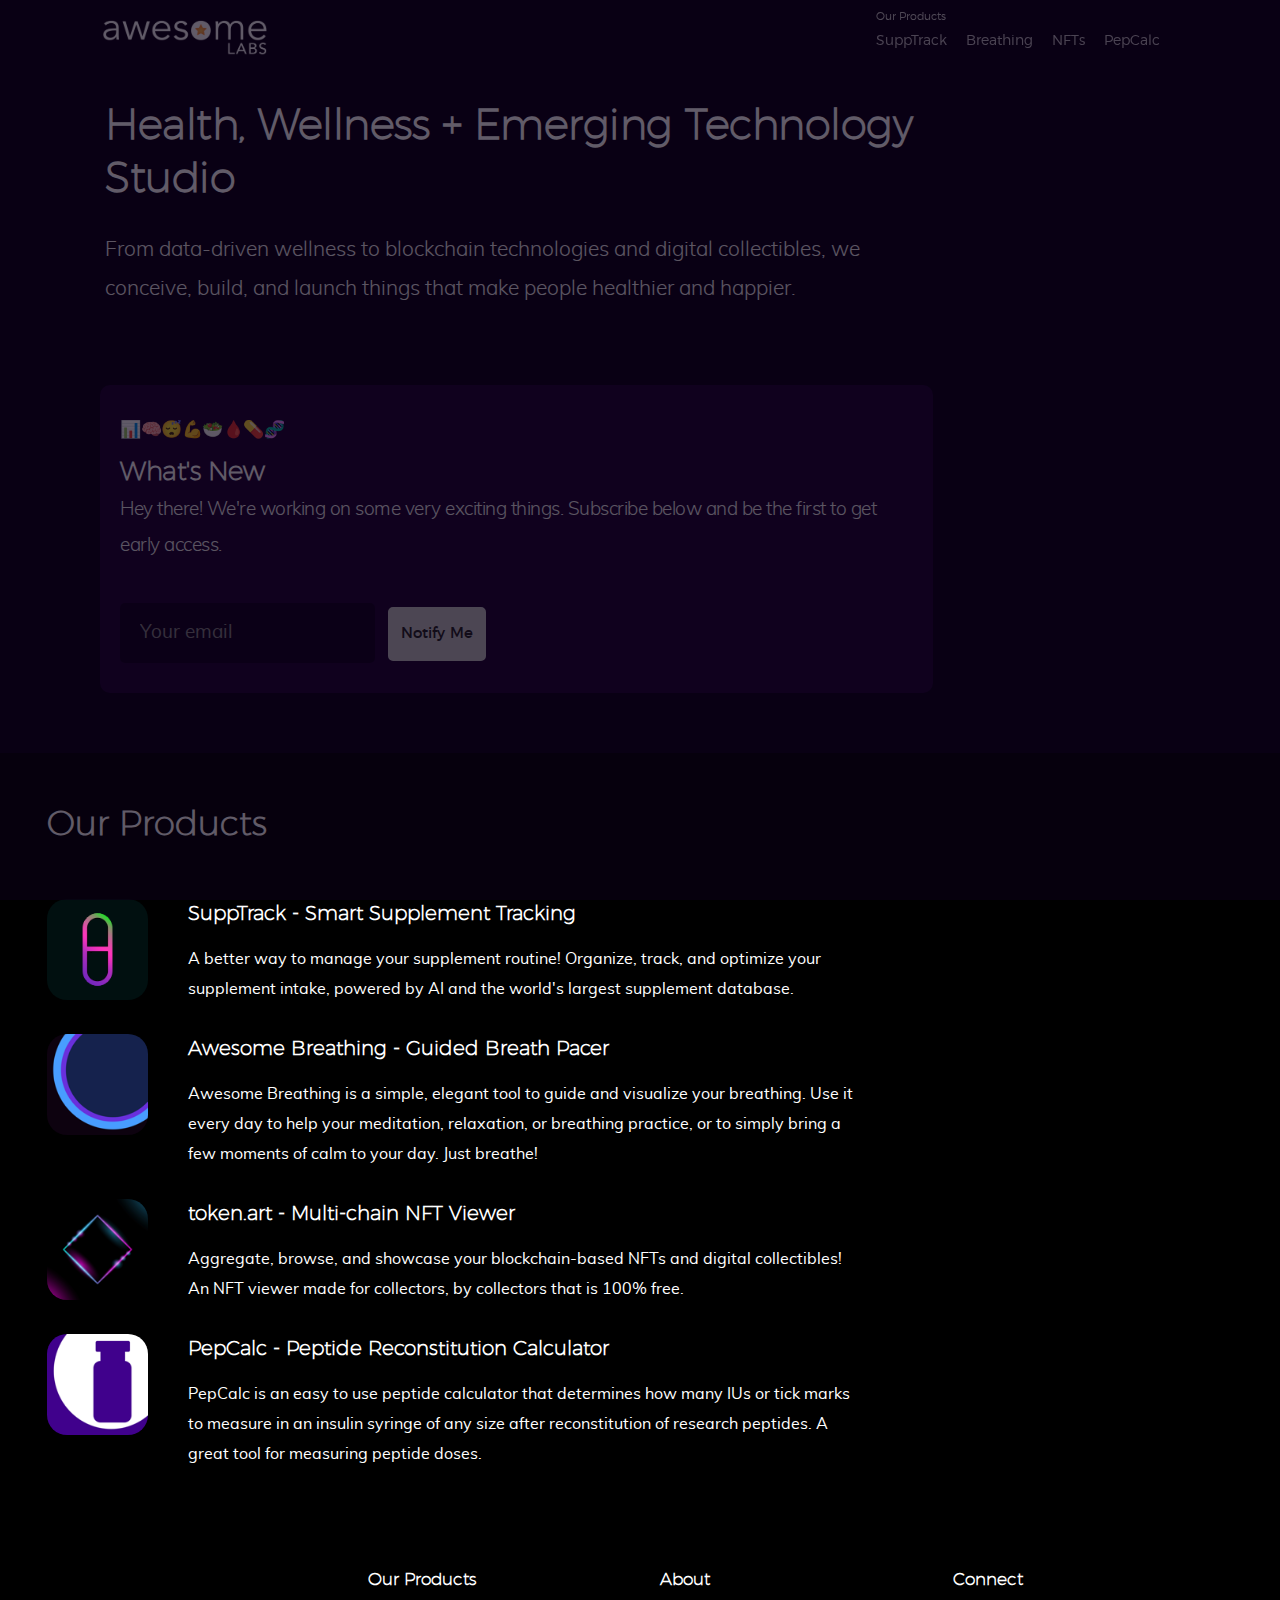
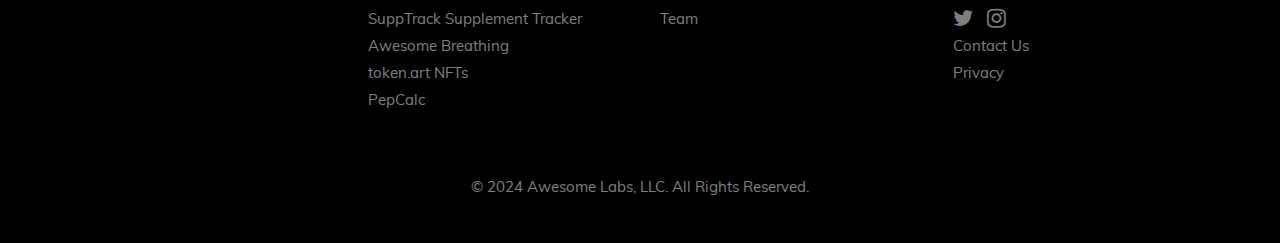
<file: index.html>
<!DOCTYPE html>
<!--[if lt IE 9]><html class="no-js oldie" lang="en"> <![endif]-->
<!--[if IE 9]><html class="no-js oldie ie9" lang="en"> <![endif]-->
<!--[if (gte IE 9)|!(IE)]><!-->
<html class="no-js" lang="en">
  <!--<![endif]-->

  <head>
    <title>Awesome Labs - Health, Wellness + Emerging Technology Studio</title>
    <meta charset="utf-8" />
    <meta name="description" content="Awesome Labs" />
    <meta name="author" content="Awesome Labs, LLC" />
    <link rel="canonical" href="https://isjustawesome.com" />

    <!-- Open Graph -->
    <meta
      property="og:title"
      content="Awesome Labs - Health, Wellness + Emerging Technology Studio"
    />
    <meta
      property="og:description"
      content="From data-driven consumer wellness to digital collectibles, 
      we conceive, build, and launch things that make people healthier and happier."
    />
    <meta
      property="og:image"
      content="https://isjustawesome.com/images/social/awesome-newsfeed-a.png"
    />
    <meta property="og:url" content="https://isjustawesome.com" />
    <meta property="og:type" content="website" />

    <!-- Facebook -->
    <meta property="fb:app_id" content="AwesomeLabsLLC" />

    <!-- Twitter -->
    <meta name="twitter:card" content="summary_large_image" />
    <meta name="twitter:site" content="@awesomelabsllc" />

    <!-- mobile -->
    <meta name="viewport" content="width=device-width, initial-scale=1" />

    <!-- CSS
   ================================================== -->
    <link rel="stylesheet" href="css/base.css" />
    <link rel="stylesheet" href="css/vendor.css" />
    <link rel="stylesheet" href="css/main.css" />

    <!-- script
   ================================================== -->
    <script src="js/awesome.scripts.js"></script>
    <script src="js/modernizr.js"></script>
    <script src="js/pace.min.js"></script>

    <!-- favicons
        ================================================== -->

    <!-- generic -->
    <link rel="icon" href="favicons/favicon-32.png" sizes="32x32" />
    <link rel="icon" href="favicons/favicon-57.png" sizes="57x57" />
    <link rel="icon" href="favicons/favicon-76.png" sizes="76x76" />
    <link rel="icon" href="favicons/favicon-96.png" sizes="96x96" />
    <link rel="icon" href="favicons/favicon-128.png" sizes="128x128" />
    <link rel="icon" href="favicons/favicon-228.png" sizes="228x228" />

    <!-- Android -->
    <link rel="shortcut icon" sizes="196x196" href="favicons/favicon-196.png" />

    <!-- iOS -->
    <link
      rel="apple-touch-icon"
      href="favicons/favicon-120.png"
      sizes="120x120"
    />
    <link
      rel="apple-touch-icon"
      href="favicons/favicon-152.png"
      sizes="152x152"
    />
    <link
      rel="apple-touch-icon"
      href="favicons/favicon-180.png"
      sizes="180x180"
    />

    <!-- Windows 8 IE 10-->
    <meta name="msapplication-TileColor" content="#FFFFFF" />
    <meta name="msapplication-TileImage" content="favicons/favicon-144.png" />

    <!-- Windows 8.1 + IE11 and above-->
    <meta name="msapplication-config" content="favicons/browserconfig.xml" />

    <!-- Google tag (gtag.js) -->
    <script
      async
      src="https://www.googletagmanager.com/gtag/js?id=G-5W672ZTGX1"
    ></script>
    <script>
      window.dataLayer = window.dataLayer || [];
      function gtag() {
        dataLayer.push(arguments);
      }
      gtag('js', new Date());
      gtag('config', 'G-5W672ZTGX1');
    </script>
  </head>

  <body id="top">
    <!-- header
   ================================================== -->
    <header id="header" class="row">
      <div class="header-logo">
        <a class="smoothscroll" href="#home">awesome</a>
      </div>
      <nav id="header-nav-wrap">
        <p style="font-size: 1.1rem; margin: 0.7rem 0 0 0">Our Products</p>
        <ul class="header-main-nav">
          <li>
            <a
              href="https://supptrack.app"
              target="_blank"
              title="SuppTrack Supplement Tracking"
              >SuppTrack</a
            >
          </li>
          <li>
            <a href="awesome-breathing/" title="Awesome Breathing">Breathing</a>
          </li>
          <li>
            <a href="https://token.art" target="_blank" title="token.art NFTs"
              >NFTs</a
            >
          </li>
          <li>
            <a
              href="https://pepcalc.app"
              target="_blank"
              title="PepCalc Peptide Calculator"
              >PepCalc</a
            >
          </li>
          <!-- <li>
            <a href="awesome-meal-tracking/" title="Awesome Meal Tracking"
              >Meal Tracking</a
            >
          </li> -->
        </ul>
      </nav>
      <a class="header-menu-toggle" href="#"><span>Menu</span></a>
    </header>
    <!-- /header -->

    <!-- home
   ================================================== -->
    <section id="home">
      <div class="overlay"></div>

      <div class="home-content">
        <div class="row contents">
          <div class="home-content-featured" data-aos="fade-in">
            <h1>Health, Wellness + Emerging Technology Studio</h1>
            <p class="lead">
              From data-driven wellness to blockchain technologies and digital
              collectibles, we conceive, build, and launch things that make
              people healthier and happier.
            </p>
          </div>
        </div>

        <!-- email form -->
        <div class="row contents">
          <div class="home-content-left">
            <div class="row contents">
              <div
                class="col-twelve"
                style="padding-top: 1rem; margin-bottom: 1rem"
              >
                <!-- Begin Signup Form -->
                <div id="form-signup">
                  <h4>📊🧠😴💪🥗🩸💊🧬</h4>
                  <h2>What's New</h2>
                  <p class="lead">
                    Hey there! We're working on some very exciting things.
                    Subscribe below and be the first to get early access.
                  </p>

                  <form
                    action="https://isjustawesome.us17.list-manage.com/subscribe/post?u=c15df6cec08fd90c4c5c53d12&amp;id=7504ebe9ea"
                    method="post"
                    id="mc-embedded-subscribe-form"
                    name="mc-embedded-subscribe-form"
                    class="validate"
                    target="_blank"
                    rel="noopener"
                  >
                    <div class="mc-field-group">
                      <input
                        type="email"
                        placeholder="Your email"
                        name="EMAIL"
                        class="required email"
                        id="mce-EMAIL"
                        onfocus="if(this.value==this.defaultValue)this.value='';"
                        onblur="if(this.value=='')this.value=this.defaultValue;"
                      />
                      <input
                        type="submit"
                        value="Notify Me"
                        name="subscribe"
                        id="mc-embedded-subscribe"
                        class="button"
                        style="display: inline"
                      />
                    </div>

                    <div id="mce-responses" class="clear">
                      <div
                        class="response"
                        id="mce-error-response"
                        style="display: none"
                      ></div>
                      <div
                        class="response"
                        id="mce-success-response"
                        style="display: none"
                      ></div>
                    </div>
                    <!-- do not remove -->
                    <div
                      style="position: absolute; left: -5000px"
                      aria-hidden="true"
                    >
                      <input
                        type="text"
                        name="b_c15df6cec08fd90c4c5c53d12_7504ebe9ea"
                        tabindex="-1"
                        value=""
                      />
                    </div>
                  </form>
                  <script
                    type="text/javascript"
                    src="https://s3.amazonaws.com/downloads.mailchimp.com/js/mc-validate.js"
                  ></script>
                  <script type="text/javascript">
                    (function ($) {
                      window.fnames = new Array();
                      window.ftypes = new Array();
                      fnames[0] = 'EMAIL';
                      ftypes[0] = 'email';
                      fnames[1] = 'FNAME';
                      ftypes[1] = 'text';
                      fnames[2] = 'LNAME';
                      ftypes[2] = 'text';
                      fnames[3] = 'ADDRESS';
                      ftypes[3] = 'address';
                      fnames[4] = 'PHONE';
                      ftypes[4] = 'phone';
                      fnames[5] = 'BIRTHDAY';
                      ftypes[5] = 'birthday';
                      fnames[6] = 'MMERGE6';
                      ftypes[6] = 'dropdown';
                    })(jQuery);
                    var $mcj = jQuery.noConflict(true);
                  </script>
                </div>
                <!--End signup form-->
              </div>
            </div>
          </div>
        </div>
      </div>
      <!-- end home-content -->
    </section>
    <!-- end home -->

    <!-- products ================================================== -->
    <section id="about">
      <div class="row">
        <div class="col-twelve">
          <h3 class="intro-header">Our Products</h3>
        </div>
      </div>

      <div class="row">
        <div class="col-two">
          <a href="https://supptrack.app" target="_blank" title="SuppTrack"
            ><img
              src="images/supptrack-icon.png"
              alt="SuppTrack"
              style="border-radius: 20px"
          /></a>
        </div>
        <div class="col-ten">
          <h3>
            <a href="https://supptrack.app" target="_blank" title="SuppTrack"
              >SuppTrack - Smart Supplement Tracking</a
            >
          </h3>
          <p>
            A better way to manage your supplement routine! Organize, track, and
            optimize your supplement intake, powered by AI and the world's
            largest supplement database.
          </p>
        </div>
      </div>

      <div class="row">
        <div class="col-two">
          <a href="awesome-breathing/" title="Awesome Breathing"
            ><img
              src="awesome-breathing/images/awesome-breathing-icon.png"
              alt="Awesome Breathing"
              style="border-radius: 20px"
          /></a>
        </div>
        <div class="col-ten">
          <h3>
            <a href="awesome-breathing/" title="Awesome Breathing"
              >Awesome Breathing - Guided Breath Pacer</a
            >
          </h3>
          <p>
            Awesome Breathing is a simple, elegant tool to guide and visualize
            your breathing. Use it every day to help your meditation,
            relaxation, or breathing practice, or to simply bring a few moments
            of calm to your day. Just breathe!
          </p>
        </div>
      </div>

      <div class="row">
        <div class="col-two">
          <a href="https://token.art" target="_blank" title="token.art NFTs"
            ><img
              src="images/token-art-icon.png"
              alt="token.art NFT Viewer"
              style="border-radius: 20px"
          /></a>
        </div>
        <div class="col-ten">
          <h3>
            <a href="https://token.art" target="_blank" title="token.art NFTs"
              >token.art - Multi-chain NFT Viewer</a
            >
          </h3>
          <p>
            Aggregate, browse, and showcase your blockchain-based NFTs and
            digital collectibles! An NFT viewer made for collectors, by
            collectors that is 100% free.
          </p>
        </div>
      </div>

      <div class="row">
        <div class="col-two">
          <a
            href="https://pepcalc.app"
            target="_blank"
            title="PepCalc Peptide Calculator"
            ><img
              src="images/pepcalc-icon.png"
              alt="PepCalc Peptide Calculator"
              style="border-radius: 20px"
          /></a>
        </div>
        <div class="col-ten">
          <h3>
            <a
              href="https://pepcalc.app"
              target="_blank"
              title="PepCalc Peptide Calculator"
              >PepCalc - Peptide Reconstitution Calculator</a
            >
          </h3>
          <p>
            PepCalc is an easy to use peptide calculator that determines how
            many IUs or tick marks to measure in an insulin syringe of any size
            after reconstitution of research peptides. A great tool for
            measuring peptide doses.
          </p>
        </div>
      </div>
    </section>
    <!-- end products -->

    <!-- footer
    ================================================== -->
    <footer>
      <div class="footer-bottom">
        <div class="row">
          <div class="col-three">&nbsp;</div>
          <div class="col-three" style="text-align: left; margin-bottom: 1rem">
            <h4>Our Products</h4>
            <ul>
              <li>
                <a
                  href="https://supptrack.app"
                  target="_blank"
                  title="SuppTrack"
                  >SuppTrack Supplement Tracker</a
                >
              </li>
              <li>
                <a href="awesome-breathing/" title="Awesome Breathing"
                  >Awesome Breathing</a
                >
              </li>
              <li>
                <a
                  href="https://token.art"
                  target="_blank"
                  title="token.art NFTs"
                  >token.art NFTs</a
                >
              </li>
              <li>
                <a
                  href="https://pepcalc.app"
                  target="_blank"
                  title="PepCalc Peptide Calculator"
                  >PepCalc</a
                >
              </li>
            </ul>
          </div>
          <div class="col-three" style="text-align: left; margin-bottom: 1rem">
            <h4>About</h4>
            <ul>
              <li><a href="team/" title="Privacy">Team</a></li>
            </ul>
          </div>
          <div class="col-three" style="text-align: left; margin-bottom: 1rem">
            <h4>Connect</h4>
            <ul class="footer-social-list">
              <li>
                <a
                  href="https://twitter.com/awesomelabsllc"
                  title="Twitter"
                  target="_blank"
                  rel="noopener"
                >
                  <i class="fa fa-twitter"></i>
                </a>
              </li>
              <li>
                <a
                  href="https://www.instagram.com/awesome.labs/"
                  title="Instagram"
                  target="_blank"
                  rel="noopener"
                >
                  <i class="fa fa-instagram"></i>
                </a>
              </li>
            </ul>
            <ul>
              <li>
                <a href="mailto:hello@isjustawesome.com" title="Contact Us"
                  >Contact Us</a
                >
              </li>
              <li><a href="privacy/" title="Privacy">Privacy</a></li>
            </ul>
          </div>
        </div>

        <div class="row" style="margin-top: 5rem">
          <div class="col-twelve">
            <span>© 2024 Awesome Labs, LLC. All Rights Reserved.</span>
          </div>
        </div>
        <!-- end footer-bottom -->
      </div>
    </footer>

    <div id="preloader">
      <div id="loader"></div>
    </div>

    <!-- JavaScript
    ================================================== -->
    <script src="js/jquery-3.5.1.min.js"></script>
    <script src="js/plugins.js"></script>
    <script src="js/main.js"></script>
  </body>
</html>
</file>
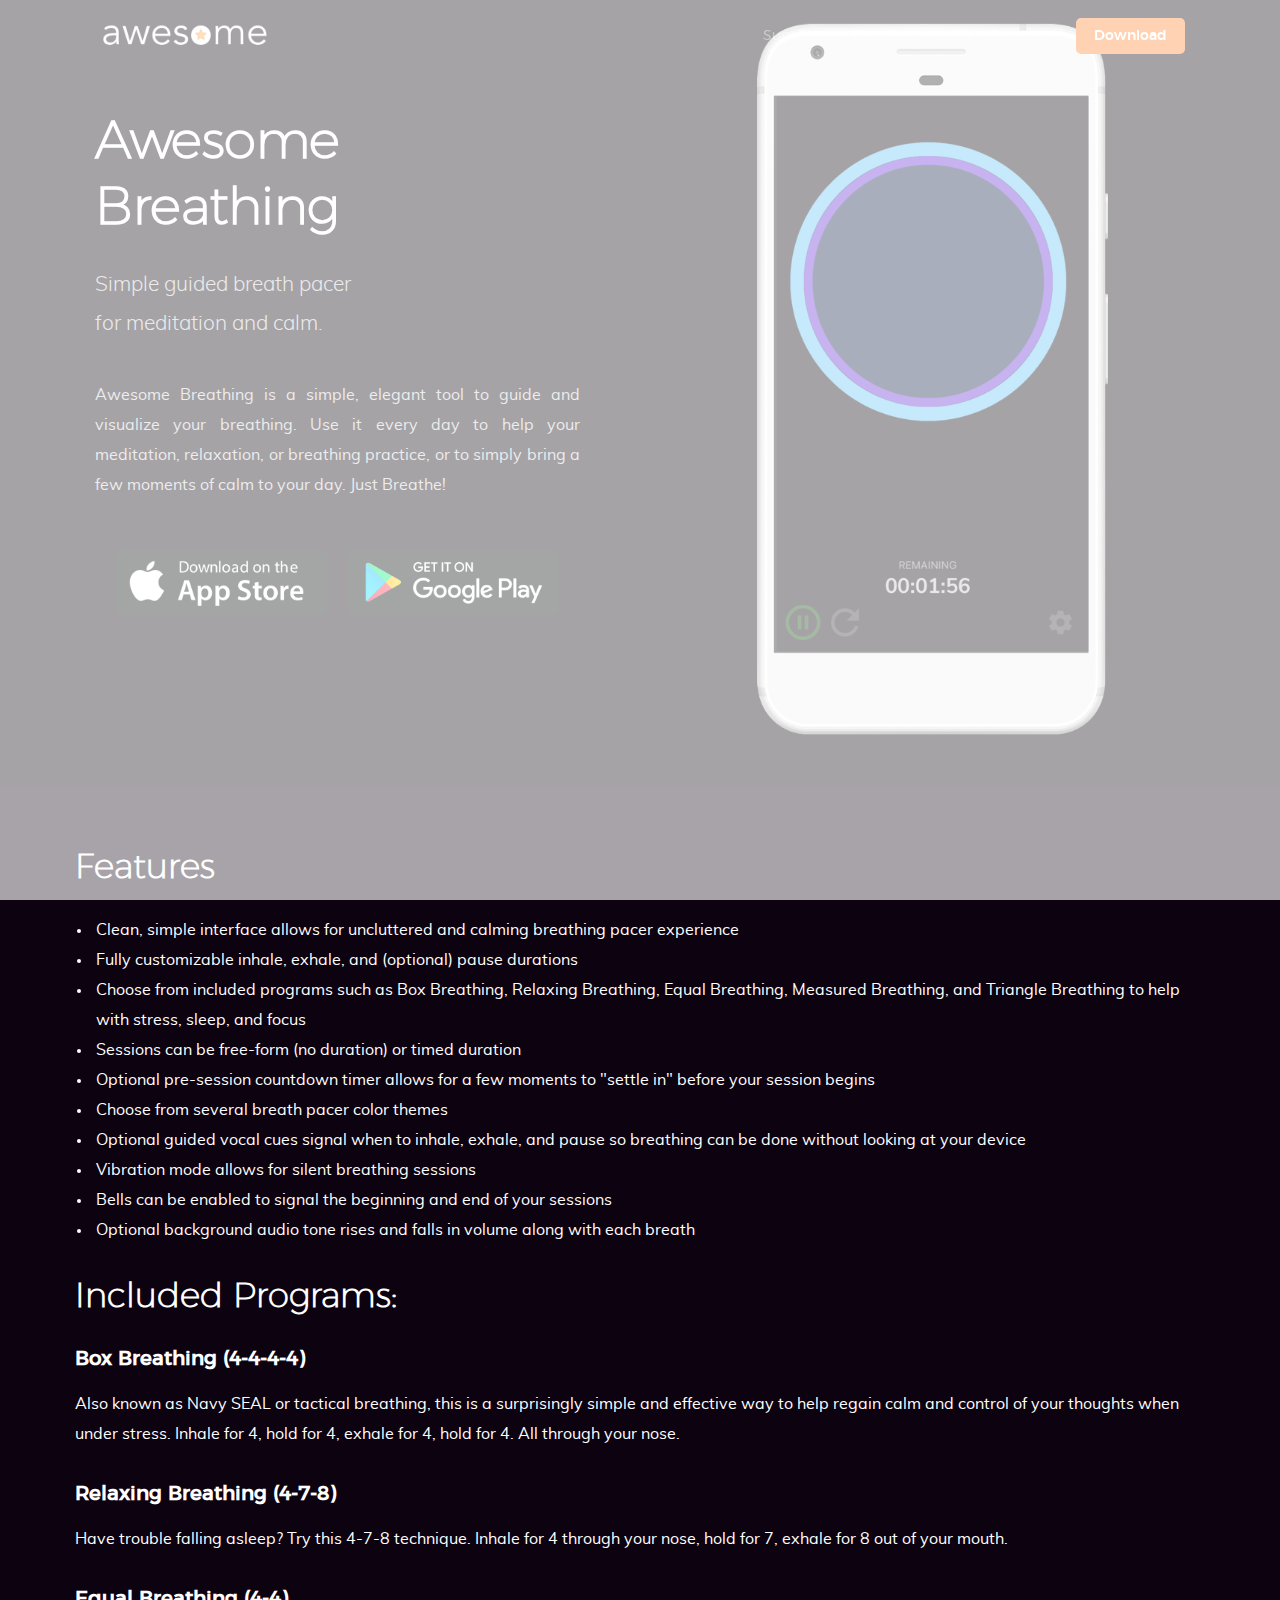
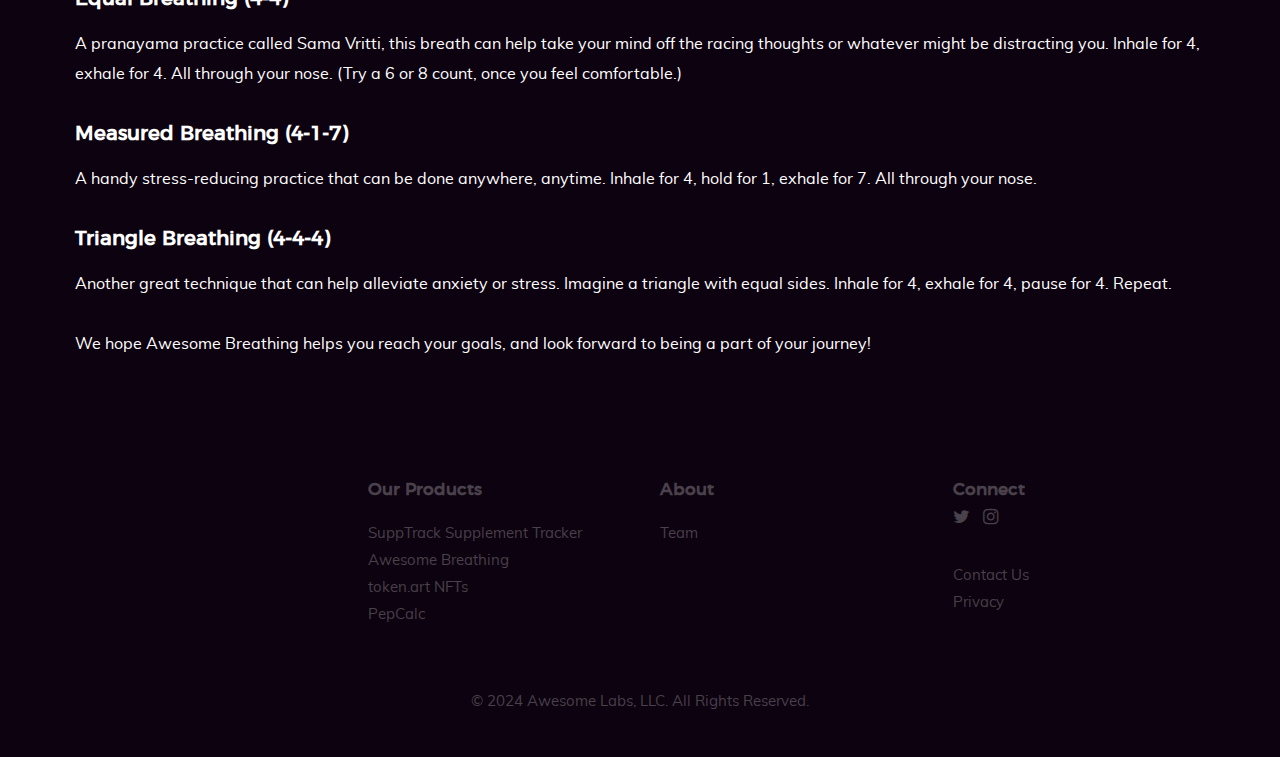
<file: awesome-breathing/index.html>
<!DOCTYPE html>
<!--[if lt IE 9]><html class="no-js oldie" lang="en"> <![endif]-->
<!--[if IE 9]><html class="no-js oldie ie9" lang="en"> <![endif]-->
<!--[if (gte IE 9)|!(IE)]><!-->
<html class="no-js" lang="en">
  <!--<![endif]-->

  <head>
    <!--- basic page needs
   ================================================== -->
    <title>
      Awesome Breathing: Simple Breath Pacer App for Meditation and Calm
    </title>
    <meta charset="utf-8" />
    <meta
      name="description"
      content="Awesome Breathing is a simple, elegant tool to guide and visualize your breathing. Use it every day to help your meditation, relaxation, or breathing practice, or to simply bring a few moments of calm to your day. Download for free on iOS and Android!"
    />
    <meta name="author" content="Awesome Labs, LLC" />
    <link rel="canonical" href="https://isjustawesome.com/awesome-breathing/" />

    <!-- Open Graph -->
    <meta property="og:title" content="Simple Guided Breathing Pacer" />
    <meta
      property="og:description"
      content="Awesome Breathing is a simple, elegant tool to guide and visualize your breathing. Use it every day to help your meditation, relaxation, or breathing practice, or to simply bring a few moments of calm to your day. Download for free on iOS and Android!"
    />
    <meta
      property="og:image"
      content="https://isjustawesome.com/awesome-breathing/images/social/awesome_breathing_facebook_newsfeed.png?v=1"
    />
    <meta
      property="og:url"
      content="https://isjustawesome.com/awesome-breathing/"
    />
    <meta property="og:type" content="website" />

    <!-- Facebook -->
    <meta property="fb:app_id" content="AwesomeLabsLLC" />

    <!-- Twitter -->
    <meta name="twitter:card" content="summary_large_image" />
    <meta name="twitter:site" content="@awesomelabsllc" />

    <!-- mobile -->
    <meta name="viewport" content="width=device-width, initial-scale=1" />

    <!-- CSS
   ================================================== -->
    <link rel="stylesheet" href="css/base.css" />
    <link rel="stylesheet" href="css/vendor.css" />
    <link rel="stylesheet" href="css/main.css" />

    <!-- script
   ================================================== -->
    <script src="js/awesome.scripts.js"></script>
    <script src="js/modernizr.js"></script>
    <script src="js/pace.min.js"></script>

    <!-- favicons
        ================================================== -->

    <!-- generic -->
    <link rel="icon" href="favicons/favicon-32.png" sizes="32x32" />
    <link rel="icon" href="favicons/favicon-57.png" sizes="57x57" />
    <link rel="icon" href="favicons/favicon-76.png" sizes="76x76" />
    <link rel="icon" href="favicons/favicon-96.png" sizes="96x96" />
    <link rel="icon" href="favicons/favicon-128.png" sizes="128x128" />
    <link rel="icon" href="favicons/favicon-228.png" sizes="228x228" />

    <!-- Android -->
    <link rel="shortcut icon" sizes="196x196" href="favicons/favicon-196.png" />

    <!-- iOS -->
    <link
      rel="apple-touch-icon"
      href="favicons/favicon-120.png"
      sizes="120x120"
    />
    <link
      rel="apple-touch-icon"
      href="favicons/favicon-152.png"
      sizes="152x152"
    />
    <link
      rel="apple-touch-icon"
      href="favicons/favicon-180.png"
      sizes="180x180"
    />

    <!-- Windows 8 IE 10-->
    <meta name="msapplication-TileColor" content="#FFFFFF" />
    <meta name="msapplication-TileImage" content="favicons/favicon-144.png" />

    <!-- Windows 8.1 + IE11 and above-->
    <meta name="msapplication-config" content="favicons/browserconfig.xml" />
  </head>

  <body id="top">
    <!-- Google Tag Manager (noscript) -->
    <noscript>
      <iframe
        src="https://www.googletagmanager.com/ns.html?id=GTM-PCQF7ND"
        height="0"
        width="0"
        style="display: none; visibility: hidden"
      ></iframe>
    </noscript>

    <!-- header
   ================================================== -->
    <header id="header" class="row">
      <div class="header-logo">
        <a href="../" title="Home">awesome</a>
      </div>
      <nav id="header-nav-wrap">
        <ul class="header-main-nav">
          <li>
            <a
              href="https://supptrack.app"
              target="_blank"
              title="Awesome Breathing"
              >SuppTrack</a
            >
          </li>
          <li>
            <a class="smoothscroll" href="#home" title="Awesome Breathing"
              >Breathing</a
            >
          </li>
          <li>
            <a href="https://token.art" target="_blank" title="token.art NFTs"
              >NFTs</a
            >
          </li>
          <li>
            <a
              href="https://pepcalc.app"
              target="_blank"
              title="PepCalc Peptide Calculator"
              >PepCalc</a
            >
          </li>
        </ul>

        <a
          href="#downloads"
          title="download"
          class="smoothscroll button button-primary cta"
          >Download</a
        >
      </nav>
      <a class="header-menu-toggle" href="#"><span>Menu</span></a>
    </header>
    <!-- /header -->

    <!-- home
   ================================================== -->
    <section id="home">
      <div class="overlay"></div>
      <div class="home-content">
        <div class="row contents">
          <div class="home-content-left">
            <h1 data-aos="fade-up">
              Awesome<br />
              Breathing
            </h1>
            <p data-aos="fade-up" class="lead">
              Simple guided breath pacer<br />
              for meditation and calm.
            </p>

            <p data-aos="fade-up" style="text-align: justify">
              Awesome Breathing is a simple, elegant tool to guide and visualize
              your breathing. Use it every day to help your meditation,
              relaxation, or breathing practice, or to simply bring a few
              moments of calm to your day. Just Breathe!
            </p>

            <div
              style="text-align: center; padding-bottom: 2rem"
              id="downloads"
            >
              <ul class="download-badges">
                <li>
                  <a
                    href="https://itunes.apple.com/app/id1453087953"
                    title="Awesome Breathing - Simple Guided Breath Pacer App on Apple App Store"
                    target="_blank"
                    rel="noopener"
                    class="badge-appstore"
                    data-aos="fade-up"
                    >App Store</a
                  >
                </li>

                <li>
                  <a
                    href="https://play.google.com/store/apps/details?id=awesomelabs.awesomebreathing.app"
                    title="Awesome Breathing - Simple Guided Breath Pacer App for Mediation and Stress on Google Play Store"
                    target="_blank"
                    rel="noopener"
                    class="badge-googleplay"
                    data-aos="fade-up"
                    >Play Store</a
                  >
                </li>
              </ul>
            </div>
          </div>

          <div class="home-image-right">
            <img
              src="images/iphone-app-470.png"
              srcset="
                images/iphone-app-470.png 1x,
                images/iphone-app-940.png 2x
              "
              alt="Awesome Breathing App Screenshot"
              title="Awesome Breathing App Screenshot"
            />
          </div>
        </div>
      </div>
      <!-- end home-content -->
    </section>
    <!-- end home -->

    <!-- about
    ================================================== -->

    <section id="about">
      <div class="row">
        <!-- <div class="col-four">
          <h3 class="intro-header">Features</h3>
        </div> -->
        <div class="col-twelve">
          <h2 class="intro-header">Features</h2>
          <ul>
            <li>
              Clean, simple interface allows for uncluttered and calming
              breathing pacer experience
            </li>
            <li>
              Fully customizable inhale, exhale, and (optional) pause durations
            </li>
            <li>
              Choose from included programs such as Box Breathing, Relaxing
              Breathing, Equal Breathing, Measured Breathing, and Triangle
              Breathing to help with stress, sleep, and focus
            </li>
            <li>Sessions can be free-form (no duration) or timed duration</li>
            <li>
              Optional pre-session countdown timer allows for a few moments to
              &quot;settle in&quot; before your session begins
            </li>
            <li>Choose from several breath pacer color themes</li>
            <li>
              Optional guided vocal cues signal when to inhale, exhale, and
              pause so breathing can be done without looking at your device
            </li>
            <li>Vibration mode allows for silent breathing sessions</li>
            <li>
              Bells can be enabled to signal the beginning and end of your
              sessions
            </li>
            <li>
              Optional background audio tone rises and falls in volume along
              with each breath
            </li>
          </ul>

          <h2 class="intro-header">Included Programs:</h2>
          <h3>Box Breathing (4-4-4-4)</h3>
          <p>
            Also known as Navy SEAL or tactical breathing, this is a
            surprisingly simple and effective way to help regain calm and
            control of your thoughts when under stress. Inhale for 4, hold for
            4, exhale for 4, hold for 4. All through your nose.
          </p>

          <h3>Relaxing Breathing (4-7-8)</h3>
          <p>
            Have trouble falling asleep? Try this 4-7-8 technique. Inhale for 4
            through your nose, hold for 7, exhale for 8 out of your mouth.
          </p>

          <h3>Equal Breathing (4-4)</h3>
          <p>
            A pranayama practice called Sama Vritti, this breath can help take
            your mind off the racing thoughts or whatever might be distracting
            you. Inhale for 4, exhale for 4. All through your nose. (Try a 6 or
            8 count, once you feel comfortable.)
          </p>

          <h3>Measured Breathing (4-1-7)</h3>
          <p>
            A handy stress-reducing practice that can be done anywhere, anytime.
            Inhale for 4, hold for 1, exhale for 7. All through your nose.
          </p>

          <h3>Triangle Breathing (4-4-4)</h3>
          <p>
            Another great technique that can help alleviate anxiety or stress.
            Imagine a triangle with equal sides. Inhale for 4, exhale for 4,
            pause for 4. Repeat.
          </p>

          <p>
            We hope Awesome Breathing helps you reach your goals, and look
            forward to being a part of your journey!
          </p>
        </div>
      </div>
    </section>
    <!-- end about -->

    <!-- footer
    ================================================== -->
    <footer>
      <div class="footer-bottom">
        <div class="row">
          <div class="col-three">&nbsp;</div>
          <div class="col-three" style="text-align: left; margin-bottom: 1rem">
            <h4>Our Products</h4>
            <ul>
              <li>
                <a
                  href="https://supptrack.app"
                  target="_blank"
                  title="SuppTrack"
                  >SuppTrack Supplement Tracker</a
                >
              </li>
              <li>
                <a href="../awesome-breathing/" title="Awesome Breathing"
                  >Awesome Breathing</a
                >
              </li>
              <li>
                <a
                  href="https://token.art"
                  target="_blank"
                  title="token.art NFTs"
                  >token.art NFTs</a
                >
              </li>
              <li>
                <a
                  href="https://pepcalc.app"
                  target="_blank"
                  title="PepCalc Peptide Calculator"
                  >PepCalc</a
                >
              </li>
            </ul>
          </div>
          <div class="col-three" style="text-align: left; margin-bottom: 1rem">
            <h4>About</h4>
            <ul>
              <li><a href="../team/" title="Privacy">Team</a></li>
            </ul>
          </div>
          <div class="col-three" style="text-align: left; margin-bottom: 1rem">
            <h4>Connect</h4>
            <ul class="footer-social-list">
              <li>
                <a
                  href="https://twitter.com/awesomelabsllc"
                  title="Twitter"
                  target="_blank"
                  rel="noopener"
                >
                  <i class="fa fa-twitter"></i>
                </a>
              </li>
              <li>
                <a
                  href="https://www.instagram.com/awesome.labs/"
                  title="Instagram"
                  target="_blank"
                  rel="noopener"
                >
                  <i class="fa fa-instagram"></i>
                </a>
              </li>
            </ul>
            <ul>
              <li>
                <a href="mailto:hello@isjustawesome.com" title="Contact Us"
                  >Contact Us</a
                >
              </li>
              <li><a href="../privacy/" title="Privacy">Privacy</a></li>
            </ul>
          </div>
        </div>

        <div class="row" style="margin-top: 5rem">
          <div class="col-twelve">
            <span>© 2024 Awesome Labs, LLC. All Rights Reserved.</span>
          </div>
        </div>
        <!-- end footer-bottom -->
      </div>
    </footer>

    <div id="preloader">
      <div id="loader"></div>
    </div>

    <!-- Java Script
    ================================================== -->
    <script src="../js/jquery-3.5.1.min.js"></script>
    <script src="../js/plugins.js"></script>
    <script src="../js/main.js"></script>
  </body>
</html>
</file>
<file: css/base.css>
/* =================================================================== 
 *
 *  Dazzle v1.0 Base Stylesheet
 *  04-27-2017
 *  ------------------------------------------------------------------
 *
 *  TOC:
 *  01. reset 
 *  02. basic/base setup styles
 *  03. grid
 *  04. block grids
 *  05. MISC
 *
 * =================================================================== */


/* ===================================================================
 *  01. reset  
 *  normalize.css v5.0.0 | MIT License | 
 *  github.com/necolas/normalize.css
 *
 * ------------------------------------------------------------------- */

html {
  font-family: sans-serif;
  line-height: 1.15;
  -ms-text-size-adjust: 100%;
  -webkit-text-size-adjust: 100%;
}

body {
  margin: 0;
}

article,
aside,
footer,
header,
nav,
section {
  display: block;
}

h1 {
  font-size: 2em;
  margin: 0.67em 0;
}

figcaption,
figure,
main {
  display: block;
}

figure {
  margin: 1em 40px;
}

hr {
  box-sizing: content-box;
  height: 0;
  overflow: visible;
}

pre {
  font-family: monospace, monospace;
  font-size: 1em;
}

a {
  background-color: transparent;
  -webkit-text-decoration-skip: objects;
}

a:active,
a:hover {
  outline-width: 0;
}

abbr[title] {
  border-bottom: none;
  text-decoration: underline;
  text-decoration: underline dotted;
}

b,
strong {
  font-weight: inherit;
}

b,
strong {
  font-weight: bolder;
}

code,
kbd,
samp {
  font-family: monospace, monospace;
  font-size: 1em;
}

dfn {
  font-style: italic;
}

mark {
  background-color: #ff0;
  color: #000;
}

small {
  font-size: 80%;
}

sub,
sup {
  font-size: 75%;
  line-height: 0;
  position: relative;
  vertical-align: baseline;
}

sub {
  bottom: -0.25em;
}

sup {
  top: -0.5em;
}

audio,
video {
  display: inline-block;
}

audio:not([controls]) {
  display: none;
  height: 0;
}

img {
  border-style: none;
}

svg:not(:root) {
  overflow: hidden;
}

button,
input,
optgroup,
select,
textarea {
  font-family: sans-serif;
  font-size: 100%;
  line-height: 1.15;
  margin: 0;
}

button,
input {
  overflow: visible;
}

button,
select {
  text-transform: none;
}

button,
html [type="button"],
[type="reset"],
[type="submit"] {
  -webkit-appearance: button;
}

button::-moz-focus-inner,
[type="button"]::-moz-focus-inner,
[type="reset"]::-moz-focus-inner,
[type="submit"]::-moz-focus-inner {
  border-style: none;
  padding: 0;
}

button:-moz-focusring,
[type="button"]:-moz-focusring,
[type="reset"]:-moz-focusring,
[type="submit"]:-moz-focusring {
  outline: 1px dotted ButtonText;
}

fieldset {
  border: 1px solid #c0c0c0;
  margin: 0 2px;
  padding: 0.35em 0.625em 0.75em;
}

legend {
  box-sizing: border-box;
  color: inherit;
  display: table;
  max-width: 100%;
  padding: 0;
  white-space: normal;
}

progress {
  display: inline-block;
  vertical-align: baseline;
}

textarea {
  overflow: auto;
}

[type="checkbox"],
[type="radio"] {
  box-sizing: border-box;
  padding: 0;
}

[type="number"]::-webkit-inner-spin-button,
[type="number"]::-webkit-outer-spin-button {
  height: auto;
}

[type="search"] {
  -webkit-appearance: textfield;
  outline-offset: -2px;
}

[type="search"]::-webkit-search-cancel-button,
[type="search"]::-webkit-search-decoration {
  -webkit-appearance: none;
}

::-webkit-file-upload-button {
  -webkit-appearance: button;
  font: inherit;
}

details,
menu {
  display: block;
}

summary {
  display: list-item;
}

canvas {
  display: inline-block;
}

template {
  display: none;
}

[hidden] {
  display: none;
}


/* ===================================================================
 *  02. basic/base setup styles - (_basic.scss)
 *
 * ------------------------------------------------------------------- */

html {
  font-size: 62.5%;
  box-sizing: border-box;
}

*,
*::before,
*::after {
  box-sizing: inherit;
}

body {
  font-weight: normal;
  line-height: 1;
  text-rendering: optimizeLegibility;
  word-wrap: break-word;
  -webkit-overflow-scrolling: touch;
  -webkit-text-size-adjust: none;
}

body,
input,
button {
  -moz-osx-font-smoothing: grayscale;
  -webkit-font-smoothing: antialiased;
}


/* ------------------------------------------------------------------- 
 * Media - (_basic.scss)
 * ------------------------------------------------------------------- */

img,
video {
  max-width: 100%;
  height: auto;
}


/* ------------------------------------------------------------------- 
 * Typography resets - (_basic.scss)
 * ------------------------------------------------------------------- */

div, dl, dt, dd, ul, ol, li, h1, h2, h3, h4, h5, h6, pre, form, p, blockquote, th, td {
  margin: 0;
  padding: 0;
}

h1, h2, h3, h4, h5, h6 {
  -webkit-font-variant-ligatures: common-ligatures;
  -moz-font-variant-ligatures: common-ligatures;
  font-variant-ligatures: common-ligatures;
  text-rendering: optimizeLegibility;
}

em,
i {
  font-style: italic;
  line-height: inherit;
}

strong,
b {
  font-weight: bold;
  line-height: inherit;
}

small {
  font-size: 60%;
  line-height: inherit;
}

ol,
ul {
  list-style: none;
}

li {
  display: block;
}


/* ------------------------------------------------------------------- 
 * links - (_basic.scss)
 * ------------------------------------------------------------------- */

a {
  text-decoration: none;
  line-height: inherit;
}

a img {
  border: none;
}


/* ------------------------------------------------------------------- 
 * inputs - (_basic.scss)
 * ------------------------------------------------------------------- */

fieldset {
  margin: 0;
  padding: 0;
}

input[type="email"],
input[type="number"],
input[type="search"],
input[type="text"],
input[type="tel"],
input[type="url"],
input[type="password"],
textarea {
  -webkit-appearance: none;
  -moz-appearance: none;
  -ms-appearance: none;
  -o-appearance: none;
  appearance: none;
}


/* ===================================================================
 *  03. grid - (_grid.scss)
 *
 * ------------------------------------------------------------------- */

.row {
  width: 94%;
  max-width: 1170px;
  margin: 0 auto;
}

.row:after {
  content: "";
  display: table;
  clear: both;
}

.row .row {
  width: auto;
  max-width: none;
  margin-left: -20px;
  margin-right: -20px;
}

[class*="col-"],
.bgrid {
  float: left;
}

[class*="col-"]+[class*="col-"].end {
  float: right;
}

[class*="col-"] {
  padding: 0 20px;
}

.col-one {
  width: 8.33333%;
}

.col-two,
.col-1-6 {
  width: 16.66667%;
}

.col-three,
.col-1-4 {
  width: 25%;
}

.col-four,
.col-1-3 {
  width: 33.33333%;
}

.col-five {
  width: 41.66667%;
}

.col-six,
.col-1-2 {
  width: 50%;
}

.col-seven {
  width: 58.33333%;
}

.col-eight,
.col-2-3 {
  width: 66.66667%;
}

.col-nine,
.col-3-4 {
  width: 75%;
}

.col-ten,
.col-5-6 {
  width: 83.33333%;
}

.col-eleven {
  width: 91.66667%;
}

.col-twelve,
.col-full {
  width: 100%;
}


/* ------------------------------------------------------------------- 
 * medium size devices - (_grid.scss)
 * ------------------------------------------------------------------- */

@media only screen and (max-width: 1024px) {
  .row .row {
    margin-left: -18px;
    margin-right: -18px;
  }
  [class*="col-"] {
    padding: 0 18px;
  }
  .md-two,
  .md-1-6 {
    width: 16.66667%;
  }
  .md-one {
    width: 8.33333%;
  }
  .md-three,
  .md-1-4 {
    width: 25%;
  }
  .md-four,
  .md-1-3 {
    width: 33.33333%;
  }
  .md-five {
    width: 41.66667%;
  }
  .md-six,
  .md-1-2 {
    width: 50%;
  }
  .md-seven {
    width: 58.33333%;
  }
  .md-eight,
  .md-2-3 {
    width: 66.66667%;
  }
  .md-nine,
  .md-3-4 {
    width: 75%;
  }
  .md-ten,
  .md-5-6 {
    width: 83.33333%;
  }
  .md-eleven {
    width: 91.66667%;
  }
  .md-twelve,
  .md-full {
    width: 100%;
  }
}


/* ------------------------------------------------------------------- 
 * tablets - (_grid.scss)
 * ------------------------------------------------------------------- */

@media only screen and (max-width: 768px) {
  .row {
    width: auto;
    padding-left: 30px;
    padding-right: 30px;
  }
  .row .row {
    padding-left: 0;
    padding-right: 0;
    margin-left: -15px;
    margin-right: -15px;
  }
  [class*="col-"] {
    padding: 0 15px;
  }
  .tab-1-4 {
    width: 25%;
  }
  .tab-1-3 {
    width: 33.33333%;
  }
  .tab-1-2 {
    width: 50%;
  }
  .tab-2-3 {
    width: 66.66667%;
  }
  .tab-3-4 {
    width: 75%;
  }
  .tab-full {
    width: 100%;
  }
}


/* ------------------------------------------------------------------- 
 *  mobile devices - (_grid.scss)
 * ------------------------------------------------------------------- */

@media only screen and (max-width: 600px) {
  .row {
    padding-left: 25px;
    padding-right: 25px;
  }
  .row .row {
    margin-left: -10px;
    margin-right: -10px;
  }
  [class*="col-"] {
    padding: 0 10px;
  }
  .mob-1-4 {
    width: 25%;
  }
  .mob-1-3 {
    width: 33.33333%;
  }
  .mob-1-2 {
    width: 50%;
  }
  .mob-2-3 {
    width: 66.66667%;
  }
  .mob-3-4 {
    width: 75%;
  }
  .mob-full {
    width: 100%;
  }
}


/* ------------------------------------------------------------------- 
 * small mobile devices - (_grid.scss)
 * ------------------------------------------------------------------- */

@media only screen and (max-width: 400px) {
  .row .row {
    padding-left: 0;
    padding-right: 0;
    margin-left: 0;
    margin-right: 0;
  }
  [class*="col-"] {
    width: 100% !important;
    float: none !important;
    clear: both !important;
    margin-left: 0;
    margin-right: 0;
    padding: 0;
  }
  [class*="col-"]+[class*="col-"].end {
    float: none;
  }
}


/* ===================================================================
 *  04. block grids - (_grid.scss)
 *
 * ------------------------------------------------------------------- */

[class*="block-"]:after {
  content: "";
  display: table;
  clear: both;
}

.block-1-6 .bgrid {
  width: 16.66667%;
}

.block-1-5 .bgrid {
  width: 20%;
}

.block-1-4 .bgrid {
  width: 25%;
}

.block-1-3 .bgrid {
  width: 33.33333%;
}

.block-1-2 .bgrid {
  width: 50%;
}


/**
 * Clearing for block grid columns. Allow columns with 
 * different heights to align properly.
 */

.block-1-6 .bgrid:nth-child(6n+1),
.block-1-5 .bgrid:nth-child(5n+1),
.block-1-4 .bgrid:nth-child(4n+1),
.block-1-3 .bgrid:nth-child(3n+1),
.block-1-2 .bgrid:nth-child(2n+1) {
  clear: both;
}


/* ------------------------------------------------------------------- 
 * medium size devices - (_grid.scss)
 * ------------------------------------------------------------------- */

@media only screen and (max-width: 1024px) {
  .block-m-1-6 .bgrid {
    width: 16.66667%;
  }
  .block-m-1-5 .bgrid {
    width: 20%;
  }
  .block-m-1-4 .bgrid {
    width: 25%;
  }
  .block-m-1-3 .bgrid {
    width: 33.33333%;
  }
  .block-m-1-2 .bgrid {
    width: 50%;
  }
  .block-m-full .bgrid {
    width: 100%;
    clear: both;
  }
  [class*="block-m-"] .bgrid:nth-child(n) {
    clear: none;
  }
  .block-m-1-6 .bgrid:nth-child(6n+1),
  .block-m-1-5 .bgrid:nth-child(5n+1),
  .block-m-1-4 .bgrid:nth-child(4n+1),
  .block-m-1-3 .bgrid:nth-child(3n+1),
  .block-m-1-2 .bgrid:nth-child(2n+1) {
    clear: both;
  }
}


/* ------------------------------------------------------------------- 
 * tablets - (_grid.scss)
 * ------------------------------------------------------------------- */

@media only screen and (max-width: 768px) {
  .block-tab-1-6 .bgrid {
    width: 16.66667%;
  }
  .block-tab-1-5 .bgrid {
    width: 20%;
  }
  .block-tab-1-4 .bgrid {
    width: 25%;
  }
  .block-tab-1-3 .bgrid {
    width: 33.33333%;
  }
  .block-tab-1-2 .bgrid {
    width: 50%;
  }
  .block-tab-full .bgrid {
    width: 100%;
    clear: both;
  }
  [class*="block-tab-"] .bgrid:nth-child(n) {
    clear: none;
  }
  .block-tab-1-6 .bgrid:nth-child(6n+1),
  .block-tab-1-6 .bgrid:nth-child(5n+1),
  .block-tab-1-4 .bgrid:nth-child(4n+1),
  .block-tab-1-3 .bgrid:nth-child(3n+1),
  .block-tab-1-2 .bgrid:nth-child(2n+1) {
    clear: both;
  }
}


/* ------------------------------------------------------------------- 
 * mobile devices - (_grid.scss)
 * ------------------------------------------------------------------- */

@media only screen and (max-width: 600px) {
  .block-mob-1-6 .bgrid {
    width: 16.66667%;
  }
  .block-mob-1-5 .bgrid {
    width: 20%;
  }
  .block-mob-1-4 .bgrid {
    width: 25%;
  }
  .block-mob-1-3 .bgrid {
    width: 33.33333%;
  }
  .block-mob-1-2 .bgrid {
    width: 50%;
  }
  .block-mob-full .bgrid {
    width: 100%;
    clear: both;
  }
  [class*="block-mob-"] .bgrid:nth-child(n) {
    clear: none;
  }
  .block-mob-1-6 .bgrid:nth-child(6n+1),
  .block-mob-1-5 .bgrid:nth-child(5n+1),
  .block-mob-1-4 .bgrid:nth-child(4n+1),
  .block-mob-1-3 .bgrid:nth-child(3n+1),
  .block-mob-1-2 .bgrid:nth-child(2n+1) {
    clear: both;
  }
}


/* ------------------------------------------------------------------- 
 * stack on small mobile devices - (_grid.scss)
 * ------------------------------------------------------------------- */

@media only screen and (max-width: 400px) {
  .stack .bgrid {
    width: 100% !important;
    float: none !important;
    clear: both !important;
    margin-left: 0;
    margin-right: 0;
  }
}


/* ===================================================================
 *  05. MISC  - (_grid.scss)
 *
 * ------------------------------------------------------------------- */

.group:after {
  content: "";
  display: table;
  clear: both;
}


/* Misc Helper Styles */

.is-hidden {
  display: none;
}

.is-invisible {
  visibility: hidden;
}

.antialiased {
  -webkit-font-smoothing: antialiased;
  -moz-osx-font-smoothing: grayscale;
}

.overflow-hidden {
  overflow: hidden;
}

.remove-bottom {
  margin-bottom: 0;
}

.half-bottom {
  margin-bottom: 1.5rem !important;
}

.add-bottom {
  margin-bottom: 3rem !important;
}

.no-border {
  border: none;
}

.full-width {
  width: 100%;
}

.text-center {
  text-align: center;
}

.text-left {
  text-align: left;
}

.text-right {
  text-align: right;
}

.pull-left {
  float: left;
}

.pull-right {
  float: right;
}

.align-center {
  margin-left: auto;
  margin-right: auto;
  text-align: center;
}


/*# sourceMappingURL=base.css.map */
</file>
<file: css/vendor.css>
/* =================================================================== 
 *
 *  Dazzle v1.0 Vendor/Third Party CSS 
 *  04-27-2017
 *  ------------------------------------------------------------------
 *
 *  TOC:
 *  01. animate on scroll
 *  02. owl carousel
 *  03. lity
 *
 * =================================================================== */


/*! 
 *  01. animate on scroll 
 *  https://michalsnik.github.io/aos/
 *
 */

[data-aos][data-aos][data-aos-duration='50'],
body[data-aos-duration='50'] [data-aos] {
  transition-duration: 50ms;
}

[data-aos][data-aos][data-aos-delay='50'],
body[data-aos-delay='50'] [data-aos] {
  transition-delay: 0;
}

[data-aos][data-aos][data-aos-delay='50'].aos-animate,
body[data-aos-delay='50'] [data-aos].aos-animate {
  transition-delay: 50ms;
}

[data-aos][data-aos][data-aos-duration='100'],
body[data-aos-duration='100'] [data-aos] {
  transition-duration: .1s;
}

[data-aos][data-aos][data-aos-delay='100'],
body[data-aos-delay='100'] [data-aos] {
  transition-delay: 0;
}

[data-aos][data-aos][data-aos-delay='100'].aos-animate,
body[data-aos-delay='100'] [data-aos].aos-animate {
  transition-delay: .1s;
}

[data-aos][data-aos][data-aos-duration='150'],
body[data-aos-duration='150'] [data-aos] {
  transition-duration: .15s;
}

[data-aos][data-aos][data-aos-delay='150'],
body[data-aos-delay='150'] [data-aos] {
  transition-delay: 0;
}

[data-aos][data-aos][data-aos-delay='150'].aos-animate,
body[data-aos-delay='150'] [data-aos].aos-animate {
  transition-delay: .15s;
}

[data-aos][data-aos][data-aos-duration='200'],
body[data-aos-duration='200'] [data-aos] {
  transition-duration: .2s;
}

[data-aos][data-aos][data-aos-delay='200'],
body[data-aos-delay='200'] [data-aos] {
  transition-delay: 0;
}

[data-aos][data-aos][data-aos-delay='200'].aos-animate,
body[data-aos-delay='200'] [data-aos].aos-animate {
  transition-delay: .2s;
}

[data-aos][data-aos][data-aos-duration='250'],
body[data-aos-duration='250'] [data-aos] {
  transition-duration: .25s;
}

[data-aos][data-aos][data-aos-delay='250'],
body[data-aos-delay='250'] [data-aos] {
  transition-delay: 0;
}

[data-aos][data-aos][data-aos-delay='250'].aos-animate,
body[data-aos-delay='250'] [data-aos].aos-animate {
  transition-delay: .25s;
}

[data-aos][data-aos][data-aos-duration='300'],
body[data-aos-duration='300'] [data-aos] {
  transition-duration: .3s;
}

[data-aos][data-aos][data-aos-delay='300'],
body[data-aos-delay='300'] [data-aos] {
  transition-delay: 0;
}

[data-aos][data-aos][data-aos-delay='300'].aos-animate,
body[data-aos-delay='300'] [data-aos].aos-animate {
  transition-delay: .3s;
}

[data-aos][data-aos][data-aos-duration='350'],
body[data-aos-duration='350'] [data-aos] {
  transition-duration: .35s;
}

[data-aos][data-aos][data-aos-delay='350'],
body[data-aos-delay='350'] [data-aos] {
  transition-delay: 0;
}

[data-aos][data-aos][data-aos-delay='350'].aos-animate,
body[data-aos-delay='350'] [data-aos].aos-animate {
  transition-delay: .35s;
}

[data-aos][data-aos][data-aos-duration='400'],
body[data-aos-duration='400'] [data-aos] {
  transition-duration: .4s;
}

[data-aos][data-aos][data-aos-delay='400'],
body[data-aos-delay='400'] [data-aos] {
  transition-delay: 0;
}

[data-aos][data-aos][data-aos-delay='400'].aos-animate,
body[data-aos-delay='400'] [data-aos].aos-animate {
  transition-delay: .4s;
}

[data-aos][data-aos][data-aos-duration='450'],
body[data-aos-duration='450'] [data-aos] {
  transition-duration: .45s;
}

[data-aos][data-aos][data-aos-delay='450'],
body[data-aos-delay='450'] [data-aos] {
  transition-delay: 0;
}

[data-aos][data-aos][data-aos-delay='450'].aos-animate,
body[data-aos-delay='450'] [data-aos].aos-animate {
  transition-delay: .45s;
}

[data-aos][data-aos][data-aos-duration='500'],
body[data-aos-duration='500'] [data-aos] {
  transition-duration: .5s;
}

[data-aos][data-aos][data-aos-delay='500'],
body[data-aos-delay='500'] [data-aos] {
  transition-delay: 0;
}

[data-aos][data-aos][data-aos-delay='500'].aos-animate,
body[data-aos-delay='500'] [data-aos].aos-animate {
  transition-delay: .5s;
}

[data-aos][data-aos][data-aos-duration='550'],
body[data-aos-duration='550'] [data-aos] {
  transition-duration: .55s;
}

[data-aos][data-aos][data-aos-delay='550'],
body[data-aos-delay='550'] [data-aos] {
  transition-delay: 0;
}

[data-aos][data-aos][data-aos-delay='550'].aos-animate,
body[data-aos-delay='550'] [data-aos].aos-animate {
  transition-delay: .55s;
}

[data-aos][data-aos][data-aos-duration='600'],
body[data-aos-duration='600'] [data-aos] {
  transition-duration: .6s;
}

[data-aos][data-aos][data-aos-delay='600'],
body[data-aos-delay='600'] [data-aos] {
  transition-delay: 0;
}

[data-aos][data-aos][data-aos-delay='600'].aos-animate,
body[data-aos-delay='600'] [data-aos].aos-animate {
  transition-delay: .6s;
}

[data-aos][data-aos][data-aos-duration='650'],
body[data-aos-duration='650'] [data-aos] {
  transition-duration: .65s;
}

[data-aos][data-aos][data-aos-delay='650'],
body[data-aos-delay='650'] [data-aos] {
  transition-delay: 0;
}

[data-aos][data-aos][data-aos-delay='650'].aos-animate,
body[data-aos-delay='650'] [data-aos].aos-animate {
  transition-delay: .65s;
}

[data-aos][data-aos][data-aos-duration='700'],
body[data-aos-duration='700'] [data-aos] {
  transition-duration: .7s;
}

[data-aos][data-aos][data-aos-delay='700'],
body[data-aos-delay='700'] [data-aos] {
  transition-delay: 0;
}

[data-aos][data-aos][data-aos-delay='700'].aos-animate,
body[data-aos-delay='700'] [data-aos].aos-animate {
  transition-delay: .7s;
}

[data-aos][data-aos][data-aos-duration='750'],
body[data-aos-duration='750'] [data-aos] {
  transition-duration: .75s;
}

[data-aos][data-aos][data-aos-delay='750'],
body[data-aos-delay='750'] [data-aos] {
  transition-delay: 0;
}

[data-aos][data-aos][data-aos-delay='750'].aos-animate,
body[data-aos-delay='750'] [data-aos].aos-animate {
  transition-delay: .75s;
}

[data-aos][data-aos][data-aos-duration='800'],
body[data-aos-duration='800'] [data-aos] {
  transition-duration: .8s;
}

[data-aos][data-aos][data-aos-delay='800'],
body[data-aos-delay='800'] [data-aos] {
  transition-delay: 0;
}

[data-aos][data-aos][data-aos-delay='800'].aos-animate,
body[data-aos-delay='800'] [data-aos].aos-animate {
  transition-delay: .8s;
}

[data-aos][data-aos][data-aos-duration='850'],
body[data-aos-duration='850'] [data-aos] {
  transition-duration: .85s;
}

[data-aos][data-aos][data-aos-delay='850'],
body[data-aos-delay='850'] [data-aos] {
  transition-delay: 0;
}

[data-aos][data-aos][data-aos-delay='850'].aos-animate,
body[data-aos-delay='850'] [data-aos].aos-animate {
  transition-delay: .85s;
}

[data-aos][data-aos][data-aos-duration='900'],
body[data-aos-duration='900'] [data-aos] {
  transition-duration: .9s;
}

[data-aos][data-aos][data-aos-delay='900'],
body[data-aos-delay='900'] [data-aos] {
  transition-delay: 0;
}

[data-aos][data-aos][data-aos-delay='900'].aos-animate,
body[data-aos-delay='900'] [data-aos].aos-animate {
  transition-delay: .9s;
}

[data-aos][data-aos][data-aos-duration='950'],
body[data-aos-duration='950'] [data-aos] {
  transition-duration: .95s;
}

[data-aos][data-aos][data-aos-delay='950'],
body[data-aos-delay='950'] [data-aos] {
  transition-delay: 0;
}

[data-aos][data-aos][data-aos-delay='950'].aos-animate,
body[data-aos-delay='950'] [data-aos].aos-animate {
  transition-delay: .95s;
}

[data-aos][data-aos][data-aos-duration='1000'],
body[data-aos-duration='1000'] [data-aos] {
  transition-duration: 1s;
}

[data-aos][data-aos][data-aos-delay='1000'],
body[data-aos-delay='1000'] [data-aos] {
  transition-delay: 0;
}

[data-aos][data-aos][data-aos-delay='1000'].aos-animate,
body[data-aos-delay='1000'] [data-aos].aos-animate {
  transition-delay: 1s;
}

[data-aos][data-aos][data-aos-duration='1050'],
body[data-aos-duration='1050'] [data-aos] {
  transition-duration: 1.05s;
}

[data-aos][data-aos][data-aos-delay='1050'],
body[data-aos-delay='1050'] [data-aos] {
  transition-delay: 0;
}

[data-aos][data-aos][data-aos-delay='1050'].aos-animate,
body[data-aos-delay='1050'] [data-aos].aos-animate {
  transition-delay: 1.05s;
}

[data-aos][data-aos][data-aos-duration='1100'],
body[data-aos-duration='1100'] [data-aos] {
  transition-duration: 1.1s;
}

[data-aos][data-aos][data-aos-delay='1100'],
body[data-aos-delay='1100'] [data-aos] {
  transition-delay: 0;
}

[data-aos][data-aos][data-aos-delay='1100'].aos-animate,
body[data-aos-delay='1100'] [data-aos].aos-animate {
  transition-delay: 1.1s;
}

[data-aos][data-aos][data-aos-duration='1150'],
body[data-aos-duration='1150'] [data-aos] {
  transition-duration: 1.15s;
}

[data-aos][data-aos][data-aos-delay='1150'],
body[data-aos-delay='1150'] [data-aos] {
  transition-delay: 0;
}

[data-aos][data-aos][data-aos-delay='1150'].aos-animate,
body[data-aos-delay='1150'] [data-aos].aos-animate {
  transition-delay: 1.15s;
}

[data-aos][data-aos][data-aos-duration='1200'],
body[data-aos-duration='1200'] [data-aos] {
  transition-duration: 1.2s;
}

[data-aos][data-aos][data-aos-delay='1200'],
body[data-aos-delay='1200'] [data-aos] {
  transition-delay: 0;
}

[data-aos][data-aos][data-aos-delay='1200'].aos-animate,
body[data-aos-delay='1200'] [data-aos].aos-animate {
  transition-delay: 1.2s;
}

[data-aos][data-aos][data-aos-duration='1250'],
body[data-aos-duration='1250'] [data-aos] {
  transition-duration: 1.25s;
}

[data-aos][data-aos][data-aos-delay='1250'],
body[data-aos-delay='1250'] [data-aos] {
  transition-delay: 0;
}

[data-aos][data-aos][data-aos-delay='1250'].aos-animate,
body[data-aos-delay='1250'] [data-aos].aos-animate {
  transition-delay: 1.25s;
}

[data-aos][data-aos][data-aos-duration='1300'],
body[data-aos-duration='1300'] [data-aos] {
  transition-duration: 1.3s;
}

[data-aos][data-aos][data-aos-delay='1300'],
body[data-aos-delay='1300'] [data-aos] {
  transition-delay: 0;
}

[data-aos][data-aos][data-aos-delay='1300'].aos-animate,
body[data-aos-delay='1300'] [data-aos].aos-animate {
  transition-delay: 1.3s;
}

[data-aos][data-aos][data-aos-duration='1350'],
body[data-aos-duration='1350'] [data-aos] {
  transition-duration: 1.35s;
}

[data-aos][data-aos][data-aos-delay='1350'],
body[data-aos-delay='1350'] [data-aos] {
  transition-delay: 0;
}

[data-aos][data-aos][data-aos-delay='1350'].aos-animate,
body[data-aos-delay='1350'] [data-aos].aos-animate {
  transition-delay: 1.35s;
}

[data-aos][data-aos][data-aos-duration='1400'],
body[data-aos-duration='1400'] [data-aos] {
  transition-duration: 1.4s;
}

[data-aos][data-aos][data-aos-delay='1400'],
body[data-aos-delay='1400'] [data-aos] {
  transition-delay: 0;
}

[data-aos][data-aos][data-aos-delay='1400'].aos-animate,
body[data-aos-delay='1400'] [data-aos].aos-animate {
  transition-delay: 1.4s;
}

[data-aos][data-aos][data-aos-duration='1450'],
body[data-aos-duration='1450'] [data-aos] {
  transition-duration: 1.45s;
}

[data-aos][data-aos][data-aos-delay='1450'],
body[data-aos-delay='1450'] [data-aos] {
  transition-delay: 0;
}

[data-aos][data-aos][data-aos-delay='1450'].aos-animate,
body[data-aos-delay='1450'] [data-aos].aos-animate {
  transition-delay: 1.45s;
}

[data-aos][data-aos][data-aos-duration='1500'],
body[data-aos-duration='1500'] [data-aos] {
  transition-duration: 1.5s;
}

[data-aos][data-aos][data-aos-delay='1500'],
body[data-aos-delay='1500'] [data-aos] {
  transition-delay: 0;
}

[data-aos][data-aos][data-aos-delay='1500'].aos-animate,
body[data-aos-delay='1500'] [data-aos].aos-animate {
  transition-delay: 1.5s;
}

[data-aos][data-aos][data-aos-duration='1550'],
body[data-aos-duration='1550'] [data-aos] {
  transition-duration: 1.55s;
}

[data-aos][data-aos][data-aos-delay='1550'],
body[data-aos-delay='1550'] [data-aos] {
  transition-delay: 0;
}

[data-aos][data-aos][data-aos-delay='1550'].aos-animate,
body[data-aos-delay='1550'] [data-aos].aos-animate {
  transition-delay: 1.55s;
}

[data-aos][data-aos][data-aos-duration='1600'],
body[data-aos-duration='1600'] [data-aos] {
  transition-duration: 1.6s;
}

[data-aos][data-aos][data-aos-delay='1600'],
body[data-aos-delay='1600'] [data-aos] {
  transition-delay: 0;
}

[data-aos][data-aos][data-aos-delay='1600'].aos-animate,
body[data-aos-delay='1600'] [data-aos].aos-animate {
  transition-delay: 1.6s;
}

[data-aos][data-aos][data-aos-duration='1650'],
body[data-aos-duration='1650'] [data-aos] {
  transition-duration: 1.65s;
}

[data-aos][data-aos][data-aos-delay='1650'],
body[data-aos-delay='1650'] [data-aos] {
  transition-delay: 0;
}

[data-aos][data-aos][data-aos-delay='1650'].aos-animate,
body[data-aos-delay='1650'] [data-aos].aos-animate {
  transition-delay: 1.65s;
}

[data-aos][data-aos][data-aos-duration='1700'],
body[data-aos-duration='1700'] [data-aos] {
  transition-duration: 1.7s;
}

[data-aos][data-aos][data-aos-delay='1700'],
body[data-aos-delay='1700'] [data-aos] {
  transition-delay: 0;
}

[data-aos][data-aos][data-aos-delay='1700'].aos-animate,
body[data-aos-delay='1700'] [data-aos].aos-animate {
  transition-delay: 1.7s;
}

[data-aos][data-aos][data-aos-duration='1750'],
body[data-aos-duration='1750'] [data-aos] {
  transition-duration: 1.75s;
}

[data-aos][data-aos][data-aos-delay='1750'],
body[data-aos-delay='1750'] [data-aos] {
  transition-delay: 0;
}

[data-aos][data-aos][data-aos-delay='1750'].aos-animate,
body[data-aos-delay='1750'] [data-aos].aos-animate {
  transition-delay: 1.75s;
}

[data-aos][data-aos][data-aos-duration='1800'],
body[data-aos-duration='1800'] [data-aos] {
  transition-duration: 1.8s;
}

[data-aos][data-aos][data-aos-delay='1800'],
body[data-aos-delay='1800'] [data-aos] {
  transition-delay: 0;
}

[data-aos][data-aos][data-aos-delay='1800'].aos-animate,
body[data-aos-delay='1800'] [data-aos].aos-animate {
  transition-delay: 1.8s;
}

[data-aos][data-aos][data-aos-duration='1850'],
body[data-aos-duration='1850'] [data-aos] {
  transition-duration: 1.85s;
}

[data-aos][data-aos][data-aos-delay='1850'],
body[data-aos-delay='1850'] [data-aos] {
  transition-delay: 0;
}

[data-aos][data-aos][data-aos-delay='1850'].aos-animate,
body[data-aos-delay='1850'] [data-aos].aos-animate {
  transition-delay: 1.85s;
}

[data-aos][data-aos][data-aos-duration='1900'],
body[data-aos-duration='1900'] [data-aos] {
  transition-duration: 1.9s;
}

[data-aos][data-aos][data-aos-delay='1900'],
body[data-aos-delay='1900'] [data-aos] {
  transition-delay: 0;
}

[data-aos][data-aos][data-aos-delay='1900'].aos-animate,
body[data-aos-delay='1900'] [data-aos].aos-animate {
  transition-delay: 1.9s;
}

[data-aos][data-aos][data-aos-duration='1950'],
body[data-aos-duration='1950'] [data-aos] {
  transition-duration: 1.95s;
}

[data-aos][data-aos][data-aos-delay='1950'],
body[data-aos-delay='1950'] [data-aos] {
  transition-delay: 0;
}

[data-aos][data-aos][data-aos-delay='1950'].aos-animate,
body[data-aos-delay='1950'] [data-aos].aos-animate {
  transition-delay: 1.95s;
}

[data-aos][data-aos][data-aos-duration='2000'],
body[data-aos-duration='2000'] [data-aos] {
  transition-duration: 2s;
}

[data-aos][data-aos][data-aos-delay='2000'],
body[data-aos-delay='2000'] [data-aos] {
  transition-delay: 0;
}

[data-aos][data-aos][data-aos-delay='2000'].aos-animate,
body[data-aos-delay='2000'] [data-aos].aos-animate {
  transition-delay: 2s;
}

[data-aos][data-aos][data-aos-duration='2050'],
body[data-aos-duration='2050'] [data-aos] {
  transition-duration: 2.05s;
}

[data-aos][data-aos][data-aos-delay='2050'],
body[data-aos-delay='2050'] [data-aos] {
  transition-delay: 0;
}

[data-aos][data-aos][data-aos-delay='2050'].aos-animate,
body[data-aos-delay='2050'] [data-aos].aos-animate {
  transition-delay: 2.05s;
}

[data-aos][data-aos][data-aos-duration='2100'],
body[data-aos-duration='2100'] [data-aos] {
  transition-duration: 2.1s;
}

[data-aos][data-aos][data-aos-delay='2100'],
body[data-aos-delay='2100'] [data-aos] {
  transition-delay: 0;
}

[data-aos][data-aos][data-aos-delay='2100'].aos-animate,
body[data-aos-delay='2100'] [data-aos].aos-animate {
  transition-delay: 2.1s;
}

[data-aos][data-aos][data-aos-duration='2150'],
body[data-aos-duration='2150'] [data-aos] {
  transition-duration: 2.15s;
}

[data-aos][data-aos][data-aos-delay='2150'],
body[data-aos-delay='2150'] [data-aos] {
  transition-delay: 0;
}

[data-aos][data-aos][data-aos-delay='2150'].aos-animate,
body[data-aos-delay='2150'] [data-aos].aos-animate {
  transition-delay: 2.15s;
}

[data-aos][data-aos][data-aos-duration='2200'],
body[data-aos-duration='2200'] [data-aos] {
  transition-duration: 2.2s;
}

[data-aos][data-aos][data-aos-delay='2200'],
body[data-aos-delay='2200'] [data-aos] {
  transition-delay: 0;
}

[data-aos][data-aos][data-aos-delay='2200'].aos-animate,
body[data-aos-delay='2200'] [data-aos].aos-animate {
  transition-delay: 2.2s;
}

[data-aos][data-aos][data-aos-duration='2250'],
body[data-aos-duration='2250'] [data-aos] {
  transition-duration: 2.25s;
}

[data-aos][data-aos][data-aos-delay='2250'],
body[data-aos-delay='2250'] [data-aos] {
  transition-delay: 0;
}

[data-aos][data-aos][data-aos-delay='2250'].aos-animate,
body[data-aos-delay='2250'] [data-aos].aos-animate {
  transition-delay: 2.25s;
}

[data-aos][data-aos][data-aos-duration='2300'],
body[data-aos-duration='2300'] [data-aos] {
  transition-duration: 2.3s;
}

[data-aos][data-aos][data-aos-delay='2300'],
body[data-aos-delay='2300'] [data-aos] {
  transition-delay: 0;
}

[data-aos][data-aos][data-aos-delay='2300'].aos-animate,
body[data-aos-delay='2300'] [data-aos].aos-animate {
  transition-delay: 2.3s;
}

[data-aos][data-aos][data-aos-duration='2350'],
body[data-aos-duration='2350'] [data-aos] {
  transition-duration: 2.35s;
}

[data-aos][data-aos][data-aos-delay='2350'],
body[data-aos-delay='2350'] [data-aos] {
  transition-delay: 0;
}

[data-aos][data-aos][data-aos-delay='2350'].aos-animate,
body[data-aos-delay='2350'] [data-aos].aos-animate {
  transition-delay: 2.35s;
}

[data-aos][data-aos][data-aos-duration='2400'],
body[data-aos-duration='2400'] [data-aos] {
  transition-duration: 2.4s;
}

[data-aos][data-aos][data-aos-delay='2400'],
body[data-aos-delay='2400'] [data-aos] {
  transition-delay: 0;
}

[data-aos][data-aos][data-aos-delay='2400'].aos-animate,
body[data-aos-delay='2400'] [data-aos].aos-animate {
  transition-delay: 2.4s;
}

[data-aos][data-aos][data-aos-duration='2450'],
body[data-aos-duration='2450'] [data-aos] {
  transition-duration: 2.45s;
}

[data-aos][data-aos][data-aos-delay='2450'],
body[data-aos-delay='2450'] [data-aos] {
  transition-delay: 0;
}

[data-aos][data-aos][data-aos-delay='2450'].aos-animate,
body[data-aos-delay='2450'] [data-aos].aos-animate {
  transition-delay: 2.45s;
}

[data-aos][data-aos][data-aos-duration='2500'],
body[data-aos-duration='2500'] [data-aos] {
  transition-duration: 2.5s;
}

[data-aos][data-aos][data-aos-delay='2500'],
body[data-aos-delay='2500'] [data-aos] {
  transition-delay: 0;
}

[data-aos][data-aos][data-aos-delay='2500'].aos-animate,
body[data-aos-delay='2500'] [data-aos].aos-animate {
  transition-delay: 2.5s;
}

[data-aos][data-aos][data-aos-duration='2550'],
body[data-aos-duration='2550'] [data-aos] {
  transition-duration: 2.55s;
}

[data-aos][data-aos][data-aos-delay='2550'],
body[data-aos-delay='2550'] [data-aos] {
  transition-delay: 0;
}

[data-aos][data-aos][data-aos-delay='2550'].aos-animate,
body[data-aos-delay='2550'] [data-aos].aos-animate {
  transition-delay: 2.55s;
}

[data-aos][data-aos][data-aos-duration='2600'],
body[data-aos-duration='2600'] [data-aos] {
  transition-duration: 2.6s;
}

[data-aos][data-aos][data-aos-delay='2600'],
body[data-aos-delay='2600'] [data-aos] {
  transition-delay: 0;
}

[data-aos][data-aos][data-aos-delay='2600'].aos-animate,
body[data-aos-delay='2600'] [data-aos].aos-animate {
  transition-delay: 2.6s;
}

[data-aos][data-aos][data-aos-duration='2650'],
body[data-aos-duration='2650'] [data-aos] {
  transition-duration: 2.65s;
}

[data-aos][data-aos][data-aos-delay='2650'],
body[data-aos-delay='2650'] [data-aos] {
  transition-delay: 0;
}

[data-aos][data-aos][data-aos-delay='2650'].aos-animate,
body[data-aos-delay='2650'] [data-aos].aos-animate {
  transition-delay: 2.65s;
}

[data-aos][data-aos][data-aos-duration='2700'],
body[data-aos-duration='2700'] [data-aos] {
  transition-duration: 2.7s;
}

[data-aos][data-aos][data-aos-delay='2700'],
body[data-aos-delay='2700'] [data-aos] {
  transition-delay: 0;
}

[data-aos][data-aos][data-aos-delay='2700'].aos-animate,
body[data-aos-delay='2700'] [data-aos].aos-animate {
  transition-delay: 2.7s;
}

[data-aos][data-aos][data-aos-duration='2750'],
body[data-aos-duration='2750'] [data-aos] {
  transition-duration: 2.75s;
}

[data-aos][data-aos][data-aos-delay='2750'],
body[data-aos-delay='2750'] [data-aos] {
  transition-delay: 0;
}

[data-aos][data-aos][data-aos-delay='2750'].aos-animate,
body[data-aos-delay='2750'] [data-aos].aos-animate {
  transition-delay: 2.75s;
}

[data-aos][data-aos][data-aos-duration='2800'],
body[data-aos-duration='2800'] [data-aos] {
  transition-duration: 2.8s;
}

[data-aos][data-aos][data-aos-delay='2800'],
body[data-aos-delay='2800'] [data-aos] {
  transition-delay: 0;
}

[data-aos][data-aos][data-aos-delay='2800'].aos-animate,
body[data-aos-delay='2800'] [data-aos].aos-animate {
  transition-delay: 2.8s;
}

[data-aos][data-aos][data-aos-duration='2850'],
body[data-aos-duration='2850'] [data-aos] {
  transition-duration: 2.85s;
}

[data-aos][data-aos][data-aos-delay='2850'],
body[data-aos-delay='2850'] [data-aos] {
  transition-delay: 0;
}

[data-aos][data-aos][data-aos-delay='2850'].aos-animate,
body[data-aos-delay='2850'] [data-aos].aos-animate {
  transition-delay: 2.85s;
}

[data-aos][data-aos][data-aos-duration='2900'],
body[data-aos-duration='2900'] [data-aos] {
  transition-duration: 2.9s;
}

[data-aos][data-aos][data-aos-delay='2900'],
body[data-aos-delay='2900'] [data-aos] {
  transition-delay: 0;
}

[data-aos][data-aos][data-aos-delay='2900'].aos-animate,
body[data-aos-delay='2900'] [data-aos].aos-animate {
  transition-delay: 2.9s;
}

[data-aos][data-aos][data-aos-duration='2950'],
body[data-aos-duration='2950'] [data-aos] {
  transition-duration: 2.95s;
}

[data-aos][data-aos][data-aos-delay='2950'],
body[data-aos-delay='2950'] [data-aos] {
  transition-delay: 0;
}

[data-aos][data-aos][data-aos-delay='2950'].aos-animate,
body[data-aos-delay='2950'] [data-aos].aos-animate {
  transition-delay: 2.95s;
}

[data-aos][data-aos][data-aos-duration='3000'],
body[data-aos-duration='3000'] [data-aos] {
  transition-duration: 3s;
}

[data-aos][data-aos][data-aos-delay='3000'],
body[data-aos-delay='3000'] [data-aos] {
  transition-delay: 0;
}

[data-aos][data-aos][data-aos-delay='3000'].aos-animate,
body[data-aos-delay='3000'] [data-aos].aos-animate {
  transition-delay: 3s;
}

[data-aos][data-aos][data-aos-easing=linear],
body[data-aos-easing=linear] [data-aos] {
  transition-timing-function: cubic-bezier(0.25, 0.25, 0.75, 0.75);
}

[data-aos][data-aos][data-aos-easing=ease],
body[data-aos-easing=ease] [data-aos] {
  transition-timing-function: ease;
}

[data-aos][data-aos][data-aos-easing=ease-in],
body[data-aos-easing=ease-in] [data-aos] {
  transition-timing-function: ease-in;
}

[data-aos][data-aos][data-aos-easing=ease-out],
body[data-aos-easing=ease-out] [data-aos] {
  transition-timing-function: ease-out;
}

[data-aos][data-aos][data-aos-easing=ease-in-out],
body[data-aos-easing=ease-in-out] [data-aos] {
  transition-timing-function: ease-in-out;
}

[data-aos][data-aos][data-aos-easing=ease-in-back],
body[data-aos-easing=ease-in-back] [data-aos] {
  transition-timing-function: cubic-bezier(0.6, -0.28, 0.735, 0.045);
}

[data-aos][data-aos][data-aos-easing=ease-out-back],
body[data-aos-easing=ease-out-back] [data-aos] {
  transition-timing-function: cubic-bezier(0.175, 0.885, 0.32, 1.275);
}

[data-aos][data-aos][data-aos-easing=ease-in-out-back],
body[data-aos-easing=ease-in-out-back] [data-aos] {
  transition-timing-function: cubic-bezier(0.68, -0.55, 0.265, 1.55);
}

[data-aos][data-aos][data-aos-easing=ease-in-sine],
body[data-aos-easing=ease-in-sine] [data-aos] {
  transition-timing-function: cubic-bezier(0.47, 0, 0.745, 0.715);
}

[data-aos][data-aos][data-aos-easing=ease-out-sine],
body[data-aos-easing=ease-out-sine] [data-aos] {
  transition-timing-function: cubic-bezier(0.39, 0.575, 0.565, 1);
}

[data-aos][data-aos][data-aos-easing=ease-in-out-sine],
body[data-aos-easing=ease-in-out-sine] [data-aos] {
  transition-timing-function: cubic-bezier(0.445, 0.05, 0.55, 0.95);
}

[data-aos][data-aos][data-aos-easing=ease-in-quad],
body[data-aos-easing=ease-in-quad] [data-aos] {
  transition-timing-function: cubic-bezier(0.55, 0.085, 0.68, 0.53);
}

[data-aos][data-aos][data-aos-easing=ease-out-quad],
body[data-aos-easing=ease-out-quad] [data-aos] {
  transition-timing-function: cubic-bezier(0.25, 0.46, 0.45, 0.94);
}

[data-aos][data-aos][data-aos-easing=ease-in-out-quad],
body[data-aos-easing=ease-in-out-quad] [data-aos] {
  transition-timing-function: cubic-bezier(0.455, 0.03, 0.515, 0.955);
}

[data-aos][data-aos][data-aos-easing=ease-in-cubic],
body[data-aos-easing=ease-in-cubic] [data-aos] {
  transition-timing-function: cubic-bezier(0.55, 0.085, 0.68, 0.53);
}

[data-aos][data-aos][data-aos-easing=ease-out-cubic],
body[data-aos-easing=ease-out-cubic] [data-aos] {
  transition-timing-function: cubic-bezier(0.25, 0.46, 0.45, 0.94);
}

[data-aos][data-aos][data-aos-easing=ease-in-out-cubic],
body[data-aos-easing=ease-in-out-cubic] [data-aos] {
  transition-timing-function: cubic-bezier(0.455, 0.03, 0.515, 0.955);
}

[data-aos][data-aos][data-aos-easing=ease-in-quart],
body[data-aos-easing=ease-in-quart] [data-aos] {
  transition-timing-function: cubic-bezier(0.55, 0.085, 0.68, 0.53);
}

[data-aos][data-aos][data-aos-easing=ease-out-quart],
body[data-aos-easing=ease-out-quart] [data-aos] {
  transition-timing-function: cubic-bezier(0.25, 0.46, 0.45, 0.94);
}

[data-aos][data-aos][data-aos-easing=ease-in-out-quart],
body[data-aos-easing=ease-in-out-quart] [data-aos] {
  transition-timing-function: cubic-bezier(0.455, 0.03, 0.515, 0.955);
}

[data-aos^=fade][data-aos^=fade] {
  opacity: 0;
  transition-property: opacity, transform;
}

[data-aos^=fade][data-aos^=fade].aos-animate {
  opacity: 1;
  transform: translate(0);
}

[data-aos=fade-up] {
  transform: translateY(100px);
}

[data-aos=fade-down] {
  transform: translateY(-100px);
}

[data-aos=fade-right] {
  transform: translate(-100px);
}

[data-aos=fade-left] {
  transform: translate(100px);
}

[data-aos=fade-up-right] {
  transform: translate(-100px, 100px);
}

[data-aos=fade-up-left] {
  transform: translate(100px, 100px);
}

[data-aos=fade-down-right] {
  transform: translate(-100px, -100px);
}

[data-aos=fade-down-left] {
  transform: translate(100px, -100px);
}

[data-aos^=zoom][data-aos^=zoom] {
  opacity: 0;
  transition-property: opacity, transform;
}

[data-aos^=zoom][data-aos^=zoom].aos-animate {
  opacity: 1;
  transform: translate(0) scale(1);
}

[data-aos=zoom-in] {
  transform: scale(0.6);
}

[data-aos=zoom-in-up] {
  transform: translateY(100px) scale(0.6);
}

[data-aos=zoom-in-down] {
  transform: translateY(-100px) scale(0.6);
}

[data-aos=zoom-in-right] {
  transform: translate(-100px) scale(0.6);
}

[data-aos=zoom-in-left] {
  transform: translate(100px) scale(0.6);
}

[data-aos=zoom-out] {
  transform: scale(1.2);
}

[data-aos=zoom-out-up] {
  transform: translateY(100px) scale(1.2);
}

[data-aos=zoom-out-down] {
  transform: translateY(-100px) scale(1.2);
}

[data-aos=zoom-out-right] {
  transform: translate(-100px) scale(1.2);
}

[data-aos=zoom-out-left] {
  transform: translate(100px) scale(1.2);
}

[data-aos^=slide][data-aos^=slide] {
  transition-property: transform;
}

[data-aos^=slide][data-aos^=slide].aos-animate {
  transform: translate(0);
}

[data-aos=slide-up] {
  transform: translateY(100%);
}

[data-aos=slide-down] {
  transform: translateY(-100%);
}

[data-aos=slide-right] {
  transform: translateX(-100%);
}

[data-aos=slide-left] {
  transform: translateX(100%);
}

[data-aos^=flip][data-aos^=flip] {
  backface-visibility: hidden;
  transition-property: transform;
}

[data-aos=flip-left] {
  transform: perspective(2500px) rotateY(-100deg);
}

[data-aos=flip-left].aos-animate {
  transform: perspective(2500px) rotateY(0);
}

[data-aos=flip-right] {
  transform: perspective(2500px) rotateY(100deg);
}

[data-aos=flip-right].aos-animate {
  transform: perspective(2500px) rotateY(0);
}

[data-aos=flip-up] {
  transform: perspective(2500px) rotateX(-100deg);
}

[data-aos=flip-up].aos-animate {
  transform: perspective(2500px) rotateX(0);
}

[data-aos=flip-down] {
  transform: perspective(2500px) rotateX(100deg);
}

[data-aos=flip-down].aos-animate {
  transform: perspective(2500px) rotateX(0);
}


/*# sourceMappingURL=aos.css.map*/


/**
 *  02. owl carousel v2.2.0
 *  Copyright 2013-2016 David Deutsch
 *  Licensed under MIT (https://github.com/OwlCarousel2/OwlCarousel2/blob/master/LICENSE)
 */


/*
 *  Owl Carousel - Core
 */

.owl-carousel {
  display: none;
  width: 100%;
  -webkit-tap-highlight-color: transparent;
  /* position relative and z-index fix webkit rendering fonts issue */
  position: relative;
  z-index: 1;
}

.owl-carousel .owl-stage {
  position: relative;
  -ms-touch-action: pan-Y;
}

.owl-carousel .owl-stage:after {
  content: ".";
  display: block;
  clear: both;
  visibility: hidden;
  line-height: 0;
  height: 0;
}

.owl-carousel .owl-stage-outer {
  position: relative;
  overflow: hidden;
  /* fix for flashing background */
  -webkit-transform: translate3d(0px, 0px, 0px);
}

.owl-carousel .owl-item {
  position: relative;
  min-height: 1px;
  float: left;
  -webkit-backface-visibility: hidden;
  -webkit-tap-highlight-color: transparent;
  -webkit-touch-callout: none;
}

.owl-carousel .owl-item img {
  display: block;
  width: 100%;
  -webkit-transform-style: preserve-3d;
}

.owl-carousel .owl-nav.disabled,
.owl-carousel .owl-dots.disabled {
  display: none;
}

.owl-carousel .owl-nav .owl-prev,
.owl-carousel .owl-nav .owl-next,
.owl-carousel .owl-dot {
  cursor: pointer;
  cursor: hand;
  -webkit-user-select: none;
  -khtml-user-select: none;
  -moz-user-select: none;
  -ms-user-select: none;
  user-select: none;
}

.owl-carousel.owl-loaded {
  display: block;
}

.owl-carousel.owl-loading {
  opacity: 0;
  display: block;
}

.owl-carousel.owl-hidden {
  opacity: 0;
}

.owl-carousel.owl-refresh .owl-item {
  visibility: hidden;
}

.owl-carousel.owl-drag .owl-item {
  -webkit-user-select: none;
  -moz-user-select: none;
  -ms-user-select: none;
  user-select: none;
}

.owl-carousel.owl-grab {
  cursor: move;
  cursor: grab;
}

.owl-carousel.owl-rtl {
  direction: rtl;
}

.owl-carousel.owl-rtl .owl-item {
  float: right;
}


/* No Js */

.no-js .owl-carousel {
  display: block;
}


/*
 *  Owl Carousel - Animate Plugin
 */

.owl-carousel .animated {
  -webkit-animation-duration: 1000ms;
  animation-duration: 1000ms;
  -webkit-animation-fill-mode: both;
  animation-fill-mode: both;
}

.owl-carousel .owl-animated-in {
  z-index: 0;
}

.owl-carousel .owl-animated-out {
  z-index: 1;
}

.owl-carousel .fadeOut {
  -webkit-animation-name: fadeOut;
  animation-name: fadeOut;
}

@-webkit-keyframes fadeOut {
  0% {
    opacity: 1;
  }
  100% {
    opacity: 0;
  }
}

@keyframes fadeOut {
  0% {
    opacity: 1;
  }
  100% {
    opacity: 0;
  }
}


/*
 * 	Owl Carousel - Auto Height Plugin
 */

.owl-height {
  transition: height 500ms ease-in-out;
}


/*
 * 	Owl Carousel - Lazy Load Plugin
 */

.owl-carousel .owl-item .owl-lazy {
  opacity: 0;
  transition: opacity 400ms ease;
}

.owl-carousel .owl-item img.owl-lazy {
  -webkit-transform-style: preserve-3d;
  transform-style: preserve-3d;
}


/*
 * 	Owl Carousel - Video Plugin
 */

.owl-carousel .owl-video-wrapper {
  position: relative;
  height: 100%;
  background: #000;
}

.owl-carousel .owl-video-play-icon {
  position: absolute;
  height: 80px;
  width: 80px;
  left: 50%;
  top: 50%;
  margin-left: -40px;
  margin-top: -40px;
  background: url("owl.video.play.png") no-repeat;
  cursor: pointer;
  z-index: 1;
  -webkit-backface-visibility: hidden;
  transition: -webkit-transform 100ms ease;
  transition: transform 100ms ease;
}

.owl-carousel .owl-video-play-icon:hover {
  -webkit-transform: scale(1.3, 1.3);
  -ms-transform: scale(1.3, 1.3);
  transform: scale(1.3, 1.3);
}

.owl-carousel .owl-video-playing .owl-video-tn,
.owl-carousel .owl-video-playing .owl-video-play-icon {
  display: none;
}

.owl-carousel .owl-video-tn {
  opacity: 0;
  height: 100%;
  background-position: center center;
  background-repeat: no-repeat;
  background-size: contain;
  transition: opacity 400ms ease;
}

.owl-carousel .owl-video-frame {
  position: relative;
  z-index: 1;
  height: 100%;
  width: 100%;
}


/*! 
 *  03. lity - v1.6.6 - 2016-04-22
 *  http://sorgalla.com/lity/
 *  Copyright (c) 2016 Jan Sorgalla; Licensed MIT */

.lity {
  z-index: 9990;
  position: fixed;
  top: 0;
  right: 0;
  bottom: 0;
  left: 0;
  white-space: nowrap;
  background: #ffffff;
  background: white;
  outline: none !important;
  opacity: 0;
  -webkit-transition: opacity 0.3s ease;
  -o-transition: opacity 0.3s ease;
  transition: opacity 0.3s ease;
}

.lity.lity-opened {
  opacity: 1;
}

.lity.lity-closed {
  opacity: 0;
}

.lity * {
  -webkit-box-sizing: border-box;
  -moz-box-sizing: border-box;
  box-sizing: border-box;
}

.lity-wrap {
  z-index: 9990;
  position: fixed;
  top: 0;
  right: 0;
  bottom: 0;
  left: 0;
  text-align: center;
  outline: none !important;
}

.lity-wrap:before {
  content: '';
  display: inline-block;
  height: 100%;
  vertical-align: middle;
  margin-right: -0.25em;
}

.lity-loader {
  z-index: 9991;
  color: #333;
  position: absolute;
  top: 50%;
  margin-top: -0.8em;
  width: 100%;
  text-align: center;
  font-size: 14px;
  font-family: Arial, Helvetica, sans-serif;
  opacity: 0;
  -webkit-transition: opacity 0.3s ease;
  -o-transition: opacity 0.3s ease;
  transition: opacity 0.3s ease;
}

.lity-loading .lity-loader {
  opacity: 1;
}

.lity-container {
  z-index: 9992;
  position: relative;
  text-align: left;
  vertical-align: middle;
  display: inline-block;
  white-space: normal;
  max-width: 100%;
  max-height: 100%;
  outline: none !important;
}

.lity-content {
  z-index: 9993;
  width: 100%;
  -webkit-transform: scale(1);
  -ms-transform: scale(1);
  -o-transform: scale(1);
  transform: scale(1);
  -webkit-transition: -webkit-transform 0.3s ease;
  -o-transition: -o-transform 0.3s ease;
  transition: transform 0.3s ease;
}

.lity-loading .lity-content,
.lity-closed .lity-content {
  -webkit-transform: scale(0.8);
  -ms-transform: scale(0.8);
  -o-transform: scale(0.8);
  transform: scale(0.8);
}

.lity-content:after {
  content: '';
  position: absolute;
  left: 0;
  top: 0;
  bottom: 0;
  display: block;
  right: 0;
  width: auto;
  height: auto;
  z-index: -1;
}

.lity-close {
  z-index: 9994;
  width: 42px;
  height: 42px;
  position: fixed;
  text-align: center !important;
  right: 20px;
  top: 20px;
  -webkit-appearance: none;
  cursor: pointer;
  text-decoration: none;
  text-align: center;
  padding: 0;
  margin: 0;
  color: black;
  font-style: normal;
  font-size: 30px;
  font-family: Arial, sans-serif;
  line-height: 42px;
  border: 0;
  background: transparent;
  outline: none;
  -webkit-box-shadow: none;
  box-shadow: none;
  font: 0/0 a;
  text-shadow: none;
  color: transparent;
  border-radius: 50%;
}

.lity-close::before,
.lity-close::after {
  display: block;
  content: "";
  height: 20px;
  width: 2px;
  background-color: black;
  position: absolute;
  top: 11px;
  left: 20px;
}

.lity-close::before {
  -webkit-transform: rotate(-45deg);
  -ms-transform: rotate(-45deg);
  transform: rotate(-45deg);
}

.lity-close::after {
  -webkit-transform: rotate(45deg);
  -ms-transform: rotate(45deg);
  transform: rotate(45deg);
}

.lity-close::-moz-focus-inner {
  border: 0;
  padding: 0;
}

.lity-close:hover,
.lity-close:focus,
.lity-close:active,
.lity-close:visited {
  text-decoration: none;
  text-align: center;
  padding: 0;
  color: #fff;
  font-style: normal;
  font-size: 30px;
  font-family: Arial, sans-serif;
  line-height: 36px;
  border: 0;
  background: transparent;
  outline: none;
  -webkit-box-shadow: none;
  box-shadow: none;
  font: 0/0 a;
  text-shadow: none;
  color: transparent;
}

.lity-close:hover::before,
.lity-close:hover::after,
.lity-close:focus::before,
.lity-close:focus::after,
.lity-close:active::before,
.lity-close:active::after,
.lity-close:visited::before,
.lity-close:visited::after {
  background-color: #39b54a;
}


/* Image */

.lity-image img {
  max-width: 100%;
  display: block;
  line-height: 0;
  border: 0;
}


/* iFrame */

.lity-iframe .lity-container {
  width: 100%;
  max-width: 964px;
}

.lity-iframe-container {
  width: 100%;
  height: 0;
  padding-top: 56.25%;
  overflow: auto;
  pointer-events: auto;
  -webkit-transform: translateZ(0);
  transform: translateZ(0);
  -webkit-overflow-scrolling: touch;
}

.lity-iframe-container iframe {
  position: absolute;
  display: block;
  top: 0;
  left: 0;
  width: 100%;
  height: 100%;
  background: #000;
}

.lity-hide {
  display: none;
}


/*# sourceMappingURL=vendor.css.map */
</file>
<file: css/main.css>
/* ===================================================================
 *
 *  Dazzle v1.0 Main Stylesheet
 *  04-27-2017
 *  ------------------------------------------------------------------
 *
 *  TOC:
 *  01. webfonts and iconfonts
 *  02. base style overrides
 *  03. typography & general theme styles
 *  04. preloader
 *  05. forms
 *  06. buttons
 *  07. other components
 *  08. common and reusable theme styles
 *  09. header styles
 *  10. home
 *  11. about
 *  12. pricing
 *  13. testimonials
 *  14. download
 *  15. footer styles
 *
 * =================================================================== */

/* ===================================================================
 *  01. webfonts and iconfonts - (_document-setup)
 *
 * ------------------------------------------------------------------- */

@import url("font-awesome/css/font-awesome.min.css");
@import url("micons/micons.css");
@import url("fonts.css");
/* ===================================================================
 *  02. base style overrides - (_document-setup)
 *
 * ------------------------------------------------------------------- */

html {
  font-size: 10px;
}

@media only screen and (max-width: 1024px) {
  html {
    font-size: 9.375px;
  }
}

@media only screen and (max-width: 768px) {
  html {
    font-size: 10px;
  }
}

@media only screen and (max-width: 400px) {
  html {
    font-size: 9.375px;
  }
}

html,
body {
  height: 100%;
}

body {
  background: #000000;
  font-family: "muli-regular", sans-serif;
  font-size: 1.6rem;
  line-height: 1.875;
  color: #cccccc;
  margin: 0;
  padding: 0;
}

/* -------------------------------------------------------------------
 * links - (_document-setup)
 * ------------------------------------------------------------------- */

a,
a:visited {
  color: #fff;
  -webkit-transition: all 0.3s ease-in-out;
  transition: all 0.3s ease-in-out;
}

a:hover,
a:focus {
  color: #fff;
}

/* ===================================================================
 *  03. typography & general theme styles - (_document-setup.scss)
 *
 * ------------------------------------------------------------------- */

h1,
h2,
h3,
h4,
h5,
h6,
.h01,
.h02,
.h03,
.h04,
.h05,
.h06 {
  font-family: "montserrat-regular", sans-serif;
  color: #151515;
  font-style: normal;
  text-rendering: optimizeLegibility;
  margin-bottom: 2.4rem;
}

h2,
.h02 {
  font-family: "montserrat-extralight", sans-serif;
  color: #ffffff;
  font-style: normal;
  text-rendering: optimizeLegibility;
  margin-bottom: 0.3rem;
}

h3,
.h03 {
  margin-bottom: 1.5rem;
}

h4,
.h04 {
  font-family: "montserrat-extralight", sans-serif;
  margin-bottom: 1.2rem;
  color: #ffffff;
}

h5,
.h05 {
  font-family: "montserrat-extralight", sans-serif;
  margin-bottom: 1.2rem;
  color: #ffffff;
}

h6,
.h06 {
  margin-bottom: 1.2rem;
  color: #ffffff;
}

h1,
.h01 {
  font-size: 3.1rem;
  line-height: 1.35;
  letter-spacing: -0.1rem;
}

@media only screen and (max-width: 600px) {
  h1,
  .h01 {
    font-size: 2.6rem;
    letter-spacing: -0.07rem;
  }
}

h2,
.h02 {
  font-size: 2.4rem;
  line-height: 1.25;
}

h3,
.h03 {
  font-size: 2rem;
  line-height: 1.5;
}

h4,
.h04 {
  font-size: 1.7rem;
  line-height: 1.76;
}

h5,
.h05 {
  font-size: 1.4rem;
  line-height: 1.7;
  letter-spacing: 0.2rem;
}

h6,
.h06 {
  font-size: 1.3rem;
  line-height: 1.85;
  letter-spacing: 0.2rem;
}

p img {
  margin: 0;
}

p.lead {
  font-family: "muli-light", sans-serif;
  font-size: 2.1rem;
  line-height: 1.857;
  color: #efefef;
  margin-bottom: 3.6rem;
}

@media only screen and (max-width: 768px) {
  p.lead {
    font-size: 2rem;
  }
}

em,
i,
strong,
b {
  font-size: 1.6rem;
  line-height: 1.875;
  font-style: normal;
  font-weight: normal;
}

em,
i {
  font-family: "muli-italic", sans-serif;
}

strong,
b {
  font-family: "muli-bold", sans-serif;
}

small {
  font-size: 1.1rem;
  line-height: inherit;
}

blockquote {
  margin: 3rem 0;
  padding-left: 5rem;
  position: relative;
}

blockquote:before {
  content: "\201C";
  font-size: 10rem;
  line-height: 0px;
  margin: 0;
  color: rgba(0, 0, 0, 0.3);
  font-family: arial, sans-serif;
  position: absolute;
  top: 3.6rem;
  left: 0;
}

blockquote p {
  font-family: "muli-light", sans-serif;
  padding: 0;
  font-size: 1.9rem;
  line-height: 1.895;
}

blockquote cite {
  display: block;
  font-size: 1.3rem;
  font-style: normal;
  line-height: 1.615;
}

blockquote cite:before {
  content: "\2014 \0020";
}

blockquote cite a,
blockquote cite a:visited {
  color: #838383;
  border: none;
}

abbr {
  font-family: "muli-bold", sans-serif;
  font-variant: small-caps;
  text-transform: lowercase;
  letter-spacing: 0.05rem;
  color: #838383;
}

var,
kbd,
samp,
code,
pre {
  font-family: Consolas, "Andale Mono", Courier, "Courier New", monospace;
}

pre {
  padding: 2.4rem 3rem 3rem;
  background: #f1f1f1;
}

code {
  font-size: 1.4rem;
  margin: 0 0.2rem;
  padding: 0.3rem 0.6rem;
  white-space: nowrap;
  background: #f1f1f1;
  border: 1px solid #e1e1e1;
  border-radius: 3px;
}

pre > code {
  display: block;
  white-space: pre;
  line-height: 2;
  padding: 0;
  margin: 0;
}

pre.prettyprint > code {
  border: none;
}

del {
  text-decoration: line-through;
}

abbr[title],
dfn[title] {
  border-bottom: 1px dotted;
  cursor: help;
  text-decoration: none;
}

mark {
  background: #fff49b;
  color: #000;
}

hr {
  border: solid rgba(0, 0, 0, 0.1);
  border-width: 1px 0 0;
  clear: both;
  margin: 2.4rem 0 1.5rem;
  height: 0;
}

/* -------------------------------------------------------------------
 * Lists - (_document-setup.scss)
 * ------------------------------------------------------------------- */

ol {
  list-style: decimal;
}

ul {
  list-style: disc;
}

li {
  display: list-item;
}

ol,
ul {
  margin-left: 1.7rem;
}

ul li {
  padding-left: 0.4rem;
}

ul ul,
ul ol,
ol ol,
ol ul {
  margin: 0.6rem 0 0.6rem 1.7rem;
}

ul.disc li {
  display: list-item;
  list-style: none;
  padding: 0 0 0 0.8rem;
  position: relative;
}

ul.disc li::before {
  content: "";
  display: inline-block;
  width: 8px;
  height: 8px;
  border-radius: 50%;
  background: #39b54a;
  position: absolute;
  left: -17px;
  top: 11px;
  vertical-align: middle;
}

dt {
  margin: 0;
  color: #39b54a;
}

dd {
  margin: 0 0 0 2rem;
}

/* -------------------------------------------------------------------
 * Spacing - (_document-setup)
 * ------------------------------------------------------------------- */

button,
.button {
  margin-bottom: 1.2rem;
}

fieldset {
  margin-bottom: 1.5rem;
}

input,
textarea,
select,
pre,
blockquote,
figure,
table,
p,
ul,
ol,
dl,
form,
.fluid-video-wrapper,
.ss-custom-select {
  margin-bottom: 3rem;
}

/* -------------------------------------------------------------------
 * floated image - (_document-setup)
 * ------------------------------------------------------------------- */

img.pull-right {
  margin: 1.5rem 0 0 3rem;
}

img.pull-left {
  margin: 1.5rem 3rem 0 0;
}

/* -------------------------------------------------------------------
 * block grids paddings
 * ------------------------------------------------------------------- */

.bgrid {
  padding: 0 20px;
}

@media only screen and (max-width: 1024px) {
  .bgrid {
    padding: 0 18px;
  }
}

@media only screen and (max-width: 768px) {
  .bgrid {
    padding: 0 15px;
  }
}

@media only screen and (max-width: 600px) {
  .bgrid {
    padding: 0 10px;
  }
}

@media only screen and (max-width: 400px) {
  .bgrid {
    padding: 0;
  }
}

/* -------------------------------------------------------------------
 * tables - (_document-setup.scss)
 * ------------------------------------------------------------------- */

table {
  border-width: 0;
  width: 100%;
  max-width: 100%;
  font-family: "muli-regular", sans-serif;
}

th,
td {
  padding: 1.5rem 3rem;
  text-align: left;
  border-bottom: 1px solid #e8e8e8;
}

th {
  color: #151515;
  font-family: "montserrat-bold", sans-serif;
}

td {
  line-height: 1.5;
}

th:first-child,
td:first-child {
  padding-left: 0;
}

th:last-child,
td:last-child {
  padding-right: 0;
}

.table-responsive {
  overflow-x: auto;
  -webkit-overflow-scrolling: touch;
}

/* -------------------------------------------------------------------
 * pace.js styles - center simple  - (_document-setup.scss)
 * ------------------------------------------------------------------- */

.pace {
  -webkit-pointer-events: none;
  pointer-events: none;
  -webkit-user-select: none;
  -moz-user-select: none;
  user-select: none;
  z-index: 2000;
  position: fixed;
  margin: auto;
  top: 0;
  left: 0;
  right: 0;
  bottom: 0;
  height: 5px;
  width: 150px;
  background: #efefef;
  overflow: hidden;
}

.pace .pace-progress {
  -webkit-box-sizing: border-box;
  -moz-box-sizing: border-box;
  -ms-box-sizing: border-box;
  -o-box-sizing: border-box;
  box-sizing: border-box;
  -webkit-transform: translate3d(0, 0, 0);
  -moz-transform: translate3d(0, 0, 0);
  -ms-transform: translate3d(0, 0, 0);
  -o-transform: translate3d(0, 0, 0);
  transform: translate3d(0, 0, 0);
  max-width: 150px;
  position: fixed;
  z-index: 2000;
  display: block;
  position: absolute;
  top: 0;
  right: 100%;
  height: 100%;
  width: 100%;
  background: #ffffff;
}

.pace.pace-inactive {
  display: none;
}

.oldie .pace {
  display: none;
}

/* ===================================================================
 *  04. preloader - (_preloader-blank.scss)
 *
 * ------------------------------------------------------------------- */

#preloader {
  position: fixed;
  top: 0;
  left: 0;
  right: 0;
  bottom: 0;
  background: #0a0014;
  z-index: 800;
  height: 100%;
  width: 100%;
}

.no-js #preloader,
.oldie #preloader {
  display: none;
}

/* ===================================================================
 *  05. forms - (_forms.scss)
 *
 * ------------------------------------------------------------------- */

fieldset {
  border: none;
}

input[type="email"],
input[type="number"],
input[type="search"],
input[type="text"],
input[type="tel"],
input[type="url"],
input[type="password"],
textarea,
select {
  -webkit-appearance: none;
  -moz-appearance: none;
  appearance: none;
  height: 6rem;
  padding: 1.5rem 2rem;
  border: 0;
  outline: none;
  color: #ffffff;
  font-family: "muli-regular", sans-serif;
  font-size: 1.9rem;
  line-height: 3rem;
  max-width: 100%;
  background: rgba(0, 0, 0, 0.4);
  -webkit-transition: all 0.3s ease-in-out;
  transition: all 0.3s ease-in-out;
  border-radius: 5px;
}

.ss-custom-select {
  position: relative;
}

.ss-custom-select select {
  -webkit-appearance: none;
  -moz-appearance: none;
  -ms-appearance: none;
  -o-appearance: none;
  appearance: none;
  text-indent: 0.01px;
  text-overflow: "";
  margin-bottom: 3rem;
  line-height: 3rem;
}

.ss-custom-select select option {
  padding-left: 2rem;
  padding-right: 3rem;
}

.ss-custom-select select::-ms-expand {
  display: none;
}

.ss-custom-select::after {
  content: "\f0d7";
  font-family: "FontAwesome";
  position: absolute;
  top: 50%;
  right: 0.7rem;
  margin-top: -10px;
  bottom: auto;
  width: 20px;
  height: 20px;
  line-height: 20px;
  font-size: 18px;
  text-align: center;
  pointer-events: none;
  color: #ffffff;
}

#form-signup {
  background-color: rgba(101, 21, 167, 0.2);
  border-radius: 10px;
  padding: 3rem 3rem 0 2rem;
}

#form-signup h2 {
  font-size: 2.6rem;
}

#form-signup p {
  font-size: 1.9rem;
  margin-botton: 0.8rem;
}

/* IE9 and below */

.oldie .ss-custom-select::after {
  display: none;
}

textarea {
  min-height: 25rem;
}

input[type="email"]:focus,
input[type="number"]:focus,
input[type="search"]:focus,
input[type="text"]:focus,
input[type="tel"]:focus,
input[type="url"]:focus,
input[type="password"]:focus,
textarea:focus,
select:focus {
  color: #ffffff;
}

label,
legend {
  font-family: "montserrat-bold", sans-serif;
  font-size: 1.4rem;
  margin-bottom: 0.6rem;
  color: #151515;
  display: block;
}

input[type="checkbox"],
input[type="radio"] {
  display: inline;
}

label > .label-text {
  display: inline-block;
  margin-left: 1rem;
  font-family: "montserrat-regular", sans-serif;
  line-height: inherit;
}

label > input[type="checkbox"],
label > input[type="radio"] {
  margin: 0;
  position: relative;
  top: 0.15rem;
}

/* -------------------------------------------------------------------
 * Style Placeholder Text - (_forms.scss)
 * ------------------------------------------------------------------- */

::-webkit-input-placeholder {
  color: #838383;
}

:-moz-placeholder {
  color: #838383;
  /* Firefox 18- */
}

::-moz-placeholder {
  color: #838383;
  /* Firefox 19+ */
}

:-ms-input-placeholder {
  color: #838383;
}

.placeholder {
  color: #838383 !important;
}

/* -------------------------------------------------------------------
 * Change Autocomplete styles in Chrome - (_forms.scss)
 * ------------------------------------------------------------------- */

input:-webkit-autofill,
input:-webkit-autofill:hover,
input:-webkit-autofill:focus input:-webkit-autofill,
textarea:-webkit-autofill,
textarea:-webkit-autofill:hover textarea:-webkit-autofill:focus,
select:-webkit-autofill,
select:-webkit-autofill:hover,
select:-webkit-autofill:focus {
  border: none;
  -webkit-text-fill-color: #57ca67;
  transition: background-color 5000s ease-in-out 0s;
}

/* ===================================================================
 *  06. buttons - (_button-essentials.scss)
 *
 * ------------------------------------------------------------------- */

.button,
button,
input[type="submit"],
input[type="reset"],
input[type="button"] {
  display: inline-block;
  font-family: "montserrat-regular", sans-serif;
  font-size: 1.5rem;
  height: 5.4rem;
  line-height: calc(5.4rem - 0.6rem);
  padding: 0 1rem;
  margin: 0 0.3rem 1.2rem 0;
  color: #222222;
  text-decoration: none;
  cursor: pointer;
  text-align: center;
  white-space: nowrap;
  border-radius: 0.5rem;
  -webkit-transition: all 0.3s ease-in-out;
  transition: all 0.3s ease-in-out;
  background-color: #c5c5c5;
  border: 0.3rem solid #c5c5c5;
}

.button:hover,
button:hover,
input[type="submit"]:hover,
input[type="reset"]:hover,
input[type="button"]:hover,
.button:focus,
button:focus,
input[type="submit"]:focus,
input[type="reset"]:focus,
input[type="button"]:focus {
  background-color: #b8b8b8;
  border-color: #b8b8b8;
  color: #000000;
  outline: 0;
}

.button.button-primary,
button.button-primary,
input[type="submit"].button-primary,
input[type="reset"].button-primary,
input[type="button"].button-primary {
  background-color: #fd842c;
  border-color: #fd842c;
  color: #ffffff;
}

.button.button-primary:hover,
button.button-primary:hover,
input[type="submit"].button-primary:hover,
input[type="reset"].button-primary:hover,
input[type="button"].button-primary:hover,
.button.button-primary:focus,
button.button-primary:focus,
input[type="submit"].button-primary:focus,
input[type="reset"].button-primary:focus,
input[type="button"].button-primary:focus {
  background: #be560b;
  border-color: #be560b;
}

button.full-width,
.button.full-width {
  width: 100%;
  margin-right: 0;
}

button.medium,
.button.medium {
  height: 5.7rem !important;
  line-height: calc(5.7rem - 0.6rem) !important;
}

button.large,
.button.large {
  height: 6rem !important;
  line-height: calc(6rem - 0.6rem) !important;
}

button.stroke,
.button.stroke {
  background: transparent !important;
  color: #a5a5a5 !important;
}

button.stroke:hover,
.button.stroke:hover {
  border: 0.3rem solid #39b54a;
  color: #39b54a;
}

button.pill,
.button.pill {
  padding-left: 3rem !important;
  padding-right: 3rem !important;
  border-radius: 1000px;
}

button::-moz-focus-inner,
input::-moz-focus-inner {
  border: 0;
  padding: 0;
}

/* ===================================================================
 *  07. other components - (_others.scss)
 *
 * ------------------------------------------------------------------- */

/* -------------------------------------------------------------------
 * alert box - (_alert-box.scss)
 * ------------------------------------------------------------------- */

.alert-box {
  padding: 2.1rem 4rem 2.1rem 3rem;
  position: relative;
  margin-bottom: 3rem;
  border-radius: 3px;
  font-family: "montserrat-regular", sans-serif;
  font-size: 1.5rem;
}

.alert-box .close {
  position: absolute;
  right: 1.8rem;
  top: 1.8rem;
  cursor: pointer;
}

.ss-error {
  background-color: #ffd1d2;
  color: #e65153;
}

.ss-success {
  background-color: #c8e675;
  color: #758c36;
}

.ss-info {
  background-color: #d7ecfb;
  color: #4a95cc;
}

.ss-notice {
  background-color: #fff099;
  color: #bba31b;
}

.mce_inline_error {
  color: #e65153;
  font-size: 1.6rem;
  text-align: center;
  padding: 0 0 1.2rem 0;
}
#mce-success-response {
  color: #75cc36;
  font-size: 1.6rem;
  text-align: center;
  padding: 0 0 1.2rem 0;
}

/* -------------------------------------------------------------------
 * additional typo styles - (_additional-typo.scss)
 * ------------------------------------------------------------------- */

/* drop cap
 * ----------------------------------------------- */

.drop-cap:first-letter {
  float: left;
  margin: 0;
  padding: 1.5rem 0.6rem 0 0;
  font-size: 8.4rem;
  font-family: "montserrat-bold", sans-serif;
  line-height: 6rem;
  text-indent: 0;
  background: transparent;
  color: #151515;
}

/* line definition style
 * ----------------------------------------------- */

.lining dt,
.lining dd {
  display: inline;
  margin: 0;
}

.lining dt + dt:before,
.lining dd + dt:before {
  content: "\A";
  white-space: pre;
}

.lining dd + dd:before {
  content: ", ";
}

.lining dd + dd:before {
  content: ", ";
}

.lining dd:before {
  content: ": ";
  margin-left: -0.2em;
}

/* dictionary definition style
 * ----------------------------------------------- */

.dictionary-style dt {
  display: inline;
  counter-reset: definitions;
}

.dictionary-style dt + dt:before {
  content: ", ";
  margin-left: -0.2em;
}

.dictionary-style dd {
  display: block;
  counter-increment: definitions;
}

.dictionary-style dd:before {
  content: counter(definitions, decimal) ". ";
}

/**
 * Pull Quotes
 * -----------
 * markup:
 *
 * <aside class="pull-quote">
 *		<blockquote>
 *			<p></p>
 *		</blockquote>
 *	</aside>
 *
 * --------------------------------------------------------------------- */

.pull-quote {
  position: relative;
  padding: 2.1rem 3rem 2.1rem 0px;
}

.pull-quote:before,
.pull-quote:after {
  height: 1em;
  position: absolute;
  font-size: 10rem;
  font-family: Arial, Sans-Serif;
  color: rgba(0, 0, 0, 0.3);
}

.pull-quote:before {
  content: "\201C";
  top: -3.6rem;
  left: 0;
}

.pull-quote:after {
  content: "\201D";
  bottom: 3.6rem;
  right: 0;
}

.pull-quote blockquote {
  margin: 0;
}

.pull-quote blockquote:before {
  content: none;
}

/**
 * Stats Tab
 * ---------
 * markup:
 *
 * <ul class="stats-tabs">
 *		<li><a href="#">[value]<em>[name]</em></a></li>
 *	</ul>
 *
 * Extend this object into your markup.
 *
 * --------------------------------------------------------------------- */

.stats-tabs {
  padding: 0;
  margin: 3rem 0;
}

.stats-tabs li {
  display: inline-block;
  margin: 0 1.5rem 3rem 0;
  padding: 0 1.5rem 0 0;
  border-right: 1px solid #ccc;
}

.stats-tabs li:last-child {
  margin: 0;
  padding: 0;
  border: none;
}

.stats-tabs li a {
  display: inline-block;
  font-size: 2.5rem;
  font-family: "montserrat-semibold", sans-serif;
  border: none;
  color: #151515;
}

.stats-tabs li a:hover {
  color: #39b54a;
}

.stats-tabs li a em {
  display: block;
  margin: 0.6rem 0 0 0;
  font-size: 1.4rem;
  font-family: "montserrat-regular", sans-serif;
  color: #909090;
}

/* ===================================================================
 *  08. common and reusable theme styles
 *
 * ------------------------------------------------------------------- */

.intro-header {
  font-family: "montserrat-extralight", sans-serif;
  font-size: 3.4rem;
  line-height: 1.324;
  color: #ffffff;
  position: relative;
  padding-bottom: 3.6rem;
  margin-top: 3rem;
}

/* .intro-header::before {
  display: block;
  content: '';
  height: 2px;
  width: 70px;
  background-color: #39b54a;
  position: absolute;
  left: 0;
  bottom: 0;
} */

.wide {
  max-width: 1300px;
}

.narrow {
  max-width: 800px;
}

/* -------------------------------------------------------------------
 * responsive:
 * common styles
 * ------------------------------------------------------------------- */

@media only screen and (max-width: 768px) {
  .intro-header {
    font-size: 3.1rem;
  }
}

@media only screen and (max-width: 600px) {
  .intro-header {
    font-size: 2.6rem;
  }
}

/* ===================================================================
 *  09. header styles - (_site-layout.scss)
 *
 * ------------------------------------------------------------------- */

#header {
  width: 100%;
  height: 72px;
  position: fixed;
  left: 50%;
  -webkit-transform: translateX(-50%);
  -ms-transform: translateX(-50%);
  transform: translateX(-50%);
  z-index: 501;
}

#header.active {
  background: #000;
  -webkit-box-shadow: 0 1px 5px rgba(0, 0, 0, 0.25);
  -moz-box-shadow: 0 1px 5px rgba(0, 0, 0, 0.25);
  box-shadow: 0 1px 5px rgba(0, 0, 0, 0.25);
}

#header-static {
  width: 100%;
  height: 72px;
  background-color: #000;
  position: fixed;
  left: 50%;
  -webkit-transform: translateX(-50%);
  -ms-transform: translateX(-50%);
  transform: translateX(-50%);
  z-index: 501;
}

/* -------------------------------------------------------------------
 * header logo - (_site-layout.css)
 * ------------------------------------------------------------------- */

.header-logo {
  position: absolute;
  left: 40px;
  top: 50%;
  -webkit-transform: translateY(-50%);
  -ms-transform: translateY(-50%);
  transform: translateY(-50%);
  -webkit-transition: all 1s ease-in-out;
  transition: all 1s ease-in-out;
  z-index: 501;
}

.header-logo a {
  display: block;
  margin: 0;
  padding: 0;
  outline: 0;
  border: none;
  width: 180px;
  height: 46px;
  background: url("../images/awesome-logo.png") no-repeat center;
  background-size: 180px 46px;
  font: 0/0 a;
  text-shadow: none;
  color: transparent;
  -webkit-transition: all 0.5s ease-in-out;
  transition: all 0.5s ease-in-out;
}

/* -------------------------------------------------------------------
 * menu trigger - (_site-layout.css)
 * ------------------------------------------------------------------- */

.header-menu-toggle {
  display: none;
  position: fixed;
  right: 32px;
  top: 15px;
  height: 42px;
  width: 42px;
  line-height: 42px;
  font-family: "montserrat-regular", sans-serif;
  font-size: 1.4rem;
  text-transform: uppercase;
  letter-spacing: 0.2rem;
  color: rgba(255, 255, 255, 0.5);
  -webkit-transition: all 0.3s ease-in-out;
  transition: all 0.3s ease-in-out;
}

.header-menu-toggle:hover,
.header-menu-toggle:focus {
  color: #ffffff;
}

.header-menu-toggle span {
  display: block;
  width: 24px;
  height: 2px;
  margin-top: -1px;
  position: absolute;
  left: 9px;
  top: 50%;
  right: auto;
  bottom: auto;
  background-color: white;
  -webkit-transition: all 0.5s ease-in-out;
  transition: all 0.5s ease-in-out;
  font: 0/0 a;
  text-shadow: none;
  color: transparent;
}

.header-menu-toggle span::before,
.header-menu-toggle span::after {
  content: "";
  width: 100%;
  height: 100%;
  background-color: inherit;
  position: absolute;
  left: 0;
  -webkit-transition: all 0.5s ease-in-out;
  transition: all 0.5s ease-in-out;
}

.header-menu-toggle span::before {
  top: -9px;
}

.header-menu-toggle span::after {
  bottom: -9px;
}

.header-menu-toggle.is-clicked span {
  background-color: rgba(255, 255, 255, 0);
  -webkit-transition: all 0.1s ease-in-out;
  transition: all 0.1s ease-in-out;
}

.header-menu-toggle.is-clicked span::before,
.header-menu-toggle.is-clicked span::after {
  background-color: white;
}

.header-menu-toggle.is-clicked span::before {
  top: 0;
  -webkit-transform: rotate(135deg);
  -ms-transform: rotate(135deg);
  transform: rotate(135deg);
}

.header-menu-toggle.is-clicked span::after {
  bottom: 0;
  -webkit-transform: rotate(225deg);
  -ms-transform: rotate(225deg);
  transform: rotate(225deg);
}

/* -------------------------------------------------------------------
 * navigation - (_layout.scss)
 * ------------------------------------------------------------------- */

#header-nav-wrap {
  font-family: "montserrat-light", sans-serif;
  font-size: 14px;
  position: absolute;
  top: 0;
  right: 40px;
}

#header-nav-wrap .header-main-nav {
  display: inline-block;
  list-style: none;
  height: 72px;
  margin: 0 1rem 0 0;
}

#header-nav-wrap .header-main-nav li {
  display: inline-block;
  padding-left: 0;
  margin-right: 1.5rem;
}

#header-nav-wrap .header-main-nav li a {
  display: block;
  /* line-height: 72px; */
}

#header-nav-wrap .header-main-nav li a,
#header-nav-wrap .header-main-nav li a:visited {
  color: rgba(255, 255, 255, 0.75);
}

#header-nav-wrap .header-main-nav li a:hover,
#header-nav-wrap .header-main-nav li a:focus {
  color: #ffffff;
}

#header-nav-wrap .header-main-nav li.current a {
  color: #ffffff;
}

#header-nav-wrap .cta {
  height: 3.6rem;
  line-height: calc(3.6rem - 0.6rem);
  padding: 0 1.5rem;
  font-family: "montserrat-medium", sans-serif;
  font-size: 14px;
  text-transform: none;
  letter-spacing: normal;
  margin: 0;
}

/* -------------------------------------------------------------------
 * responsive:
 * header
 * ------------------------------------------------------------------- */

@media only screen and (max-width: 1230px) {
  #header {
    max-width: none;
  }
}

@media only screen and (max-width: 768px) {
  .header-logo a {
    width: 180px;
    height: 46px;
    background-size: 180px 46px;
  }
  #header-nav-wrap {
    display: none;
    height: auto;
    width: 100%;
    right: auto;
    left: 0;
    background-color: #111111;
    padding: 120px 40px 54px;
  }
  #header-nav-wrap .header-main-nav {
    display: block;
    height: auto;
    margin: 0 0 4.2rem 0;
    border-top: 1px solid rgba(255, 255, 255, 0.03);
  }
  #header-nav-wrap .header-main-nav li {
    display: block;
    margin: 0;
    padding: 0;
    border-bottom: 1px solid rgba(255, 255, 255, 0.03);
  }
  #header-nav-wrap .header-main-nav li a {
    padding: 18px 0;
    line-height: 18px;
  }
  #header-nav-wrap .cta {
    height: 42px;
    line-height: calc(42px - 0.6rem);
    padding: 0 30px;
  }
  .header-menu-toggle {
    display: block;
  }
}

@media only screen and (max-width: 600px) {
  #header-nav-wrap .cta {
    display: block;
    padding: 0 20px;
  }
  .header-logo {
    left: 15px;
  }
}

@media only screen and (max-width: 400px) {
  .header-menu-toggle {
    right: 24px;
  }
  .col-six {
    width: 50% !important;
    clear: none !important;
    float: left !important;
  }
}

/* -------------------------------------------------------------------
 * make sure the menu is visible on larger screens
 * ------------------------------------------------------------------- */

@media only screen and (min-width: 769px) {
  #header-nav-wrap {
    display: block !important;
  }
}

/* ===================================================================
 *  10. home - (_site-layout.scss)
 *
 * ------------------------------------------------------------------- */

#home {
  width: 100%;
  /* height: 300px;
  min-height: 300px; */
  background-color: transparent;
  position: relative;
  display: table;
}

#home .shadow-overlay {
  position: absolute;
  top: 0;
  left: 0;
  width: 100%;
  height: 100%;
  opacity: 0.2;
  background: -moz-linear-gradient(left, black 0%, black 20%, transparent 100%);
  /* FF3.6-15 */
  background: -webkit-linear-gradient(
    left,
    black 0%,
    black 20%,
    transparent 100%
  );
  /* Chrome10-25,Safari5.1-6 */
  background: linear-gradient(to right, black 0%, black 20%, transparent 100%);
  /* W3C, IE10+, FF16+, Chrome26+, Opera12+, Safari7+ */
  filter: progid:DXImageTransform.Microsoft.gradient( startColorstr='#000000', endColorstr='#00000000', GradientType=1);
  /* IE6-9 */
}

#home .overlay {
  position: absolute;
  top: 0;
  left: 0;
  width: 100%;
  height: 100%;
  opacity: 0.3;
  background-color: #240046;
}

.no-js #home {
  background: #151515;
}

.home-content {
  display: table-cell;
  width: 100%;
  height: 100%;
  vertical-align: bottom;
}

.home-content .contents {
  position: relative;
}
.home-content-featured {
  /* padding: 15rem 0 2rem 1rem; */
  padding: 10rem 0 2rem 5rem;
  position: relative;
  width: 75%;
}

.home-content-left {
  /* padding: 15rem 0 2rem 6rem; */
  padding: 1rem 0 2rem 4.5rem;
  /* padding: 5rem 0 12rem 40px; */
  position: relative;
  width: 75%;
}

.home-content-left h3 {
  font-family: "montserrat-extralight", sans-serif;
  color: rgba(255, 255, 255, 0.8);
  font-size: 1.6rem;
  line-height: 1.5;
  letter-spacing: 0.1rem;
  margin-bottom: 9rem;
}

.home-content-left,
.home-content-featured h1 {
  font-family: "montserrat-extralight", sans-serif;
  font-size: 4.2rem;
  letter-spacing: -0.05rem;
  line-height: 1.269;
  color: #ffffff;
}

.home-content-left h2 {
  font-family: "montserrat-extralight", sans-serif;
  font-size: 3rem;
  letter-spacing: -0.05rem;
  line-height: 1.269;
  color: #ffffff;
}

.home-content-left .button.stroke {
  color: #ffffff !important;
  border-color: #ffffff;
  margin: 0 0.6rem 1.2rem;
  padding: 0 2.2rem;
  min-width: 188px;
}

.home-content-left .button.stroke span[class*="icon"] {
  margin-right: 5px;
  position: relative;
  top: 2px;
}

.home-content-left .button.stroke:hover,
.home-content-left .button.stroke:focus {
  background-color: white !important;
  color: #000000 !important;
}

.home-image-right {
  background-color: #10002b;
  display: block;
  position: absolute;
  right: 0;
  top: 50%;
  -webkit-transform: translateY(-50%);
  -ms-transform: translateY(-50%);
  transform: translateY(-50%);
  padding-top: 2rem; /*21rem;*/
  padding-left: 2rem;
  padding-right: 2rem;
  z-index: 500;
  width: 25%;
  text-align: left;
}

.home-image-right img {
  vertical-align: bottom;
  margin-right: 15px;
  width: 75%;
}

/* home social-list */

.home-social-list {
  position: absolute;
  right: 42px;
  top: 50%;
  margin: 0;
  padding: 0;
  list-style: none;
  font-size: 2.2rem;
  line-height: 1.75;
  text-align: center;
  -webkit-transform: translateY(-55%);
  -ms-transform: translateY(-55%);
  transform: translateY(-55%);
}

.home-social-list::before {
  display: block;
  content: "";
  width: 2px;
  height: 42px;
  background-color: rgba(255, 255, 255, 0.15);
  margin-left: auto;
  margin-right: auto;
  margin-bottom: 12px;
}

.home-social-list li {
  padding-left: 0;
}

.home-social-list li a,
.home-social-list li a:visited {
  color: #ffffff;
}

.home-social-list li a:hover,
.home-social-list li a:focus,
.home-social-list li a:active {
  color: #44c455;
}

/* scroll down */

.home-scrolldown {
  position: absolute;
  bottom: 0;
  right: 0;
  -webkit-transform: rotate(90deg);
  -ms-transform: rotate(90deg);
  transform: rotate(90deg);
  -webkit-transform-origin: right top;
  -ms-transform-origin: right top;
  transform-origin: right top;
  float: right;
}

.home-scrolldown i {
  padding-left: 9px;
}

.home-scrolldown a:hover,
.home-scrolldown a:focus {
  color: #44c455 !important;
}

html[data-useragent*="MSIE 10.0"] .home-scrolldown,
.oldie .home-scrolldown {
  display: none;
}

.scroll-icon {
  display: inline-block;
  font-family: "montserrat-medium", sans-serif;
  font-size: 1.2rem;
  text-transform: uppercase;
  letter-spacing: 0.3rem;
  color: #ffffff !important;
  background: transparent;
  position: relative;
  top: 36px;
  right: 42px;
  -webkit-animation: animate-it 3s ease infinite;
  animation: animate-it 3s ease infinite;
}

.scroll-icon i {
  font-size: 2.4rem;
  position: relative;
  bottom: -6px;
}

/* vertical animation */

@-webkit-keyframes animate-it {
  0%,
  60%,
  80%,
  100% {
    -webkit-transform: translateX(0);
  }
  0%,
  60%,
  80%,
  100% {
    transform: translateX(0);
  }
  20% {
    -webkit-transform: translateX(-5px);
  }
  20% {
    transform: translateX(-5px);
  }
  40% {
    -webkit-transform: translateX(20px);
  }
  40% {
    transform: translateX(20px);
  }
}

@keyframes animate-it {
  0%,
  60%,
  80%,
  100% {
    -webkit-transform: translateX(0);
  }
  0%,
  60%,
  80%,
  100% {
    transform: translateX(0);
  }
  20% {
    -webkit-transform: translateX(-5px);
  }
  20% {
    transform: translateX(-5px);
  }
  40% {
    -webkit-transform: translateX(20px);
  }
  40% {
    transform: translateX(20px);
  }
}

/* -------------------------------------------------------------------
 * responsive:
 * home section
 * ------------------------------------------------------------------- */

@media only screen and (max-width: 1300px) {
  .home-image-right {
    right: 5rem;
  }
}

@media only screen and (max-width: 1200px) {
  #home {
    overflow: hidden;
  }
  .home-content {
    vertical-align: top;
  }
  .home-content-left {
    padding: 1rem 0 4rem 5rem;
  }
  .home-content-left h3 {
    font-size: 1.5rem;
  }
  .home-content-left h1 {
    font-size: 4.8rem;
  }
  .home-image-right {
    padding-top: 18rem;
  }
  .home-image-right img {
    vertical-align: top;
    width: 70%;
  }
}

@media only screen and (max-width: 1100px) {
  .home-content-left h1 {
    font-size: 4.6rem;
  }
  /* .home-content-left h1 br {
    display: none;
  } */
}

@media only screen and (max-width: 1024px) {
  .home-content-left {
    width: 80%;
    /* padding: 15rem 6rem 12rem 4rem; */
  }
  .home-content-left h3 {
    font-size: 1.5rem;
  }
  .home-content-left h1 {
    font-size: 4.2rem;
  }
  .home-image-right {
    width: 20%;
    padding-top: 120px;
  }
  .home-image-right img {
    vertical-align: top;
    width: 90%;
  }
}

@media only screen and (max-width: 900px) {
  #home {
    height: auto;
    min-height: 740px;
  }
  #home,
  .home-content {
    display: block;
  }
  .home-content-left {
    width: 90%;
  }
  .home-content-left h1 {
    margin-bottom: 3.6rem;
  }
  .home-image-right {
    width: 400px;
    right: auto;
    top: auto;
    left: 50%;
    bottom: 0;
    -webkit-transform: translateX(-50%);
    -ms-transform: translateX(-50%);
    transform: translateX(-50%);
    padding: 0;
    margin-bottom: -378px;
  }
  input[type="email"] {
    width: 60%;
  }
}

@media only screen and (max-width: 768px) {
  #home {
    min-height: auto;
  }
  .home-content-left h3 {
    font-size: 1.4rem;
  }
  .home-content-left h1 {
    font-size: 3.6rem;
  }
}

@media only screen and (max-width: 600px) {
  /* .home-content-left {
    padding: 12rem 6rem 366px;
  } */
  .home-content-left h1 {
    font-size: 3.3rem;
  }
  /* .home-content-left .button.stroke {
    width: 100%;
    min-width: 0;
    max-width: 280px;
  } */
  .home-social-list {
    font-size: 2rem;
    right: 30px;
  }
  .scroll-icon {
    top: 21px;
  }
}

@media only screen and (max-width: 500px) {
  .home-social-list,
  .home-scrolldown {
    display: none;
  }
  .home-content-left {
    /* padding: 12rem 2.5rem 366px; */
    padding: 0 0 3rem 0;
    /* width: 100%; */
  }
  .home-content-featured {
    padding: 10rem 0 2rem 0;
    width: 100%;
  }
  .home-content-featured h1 {
    font-size: 3.5rem;
  }
  input[type="email"] {
    width: 60%;
  }
}

@media only screen and (max-width: 400px) {
  .home-content-left {
    padding: 2rem 0 3rem;
  }
  .home-content-featured {
    padding: 10rem 0 2rem 0;
    width: 100%;
  }
  .home-content-featured h1 {
    font-size: 3.9rem;
  }
  /* .home-content-left .button.stroke {
    margin: 0 0 1.2rem 0;
  } */
  /* .home-image-right {
    width: 320px;
    margin-bottom: -298px;
  } */
}

/* ===================================================================
 *  11. about - (_layout.scss)
 *
 * ------------------------------------------------------------------- */

#about {
  padding-top: 2rem;
  overflow: hidden;
  color: #ffffff;
}

.about-intro {
  padding-bottom: 3.6rem;
  border-bottom: 1px solid rgba(0, 0, 0, 0.07);
}

.about-features .features-list {
  padding-top: 5.4rem;
}

.about-features .feature {
  margin-bottom: 1.8rem;
}

.about-features .feature .icon {
  margin-bottom: 1.5rem;
  display: inline-block;
}

.about-features .feature .icon i {
  color: #39b54a;
  font-size: 4.8rem;
}

#about h3 {
  font-family: "montserrat-extralight", sans-serif;
  color: white;
}

.about-features .feature h3 {
  font-family: "montserrat-regular", sans-serif;
  font-size: 1.9rem;
  color: #151515;
  margin-bottom: 3rem;
}

.about-how {
  padding-top: 7.2rem;
  padding-bottom: 6rem;
}

.about-how .intro-header {
  text-align: center;
}

#about .about-how .intro-header::before {
  left: 50%;
  -webkit-transform: translateX(-50%);
  -ms-transform: translateX(-50%);
  transform: translateX(-50%);
}

.about-how-content {
  position: relative;
  width: 100%;
  max-width: 1000px;
  min-height: 300px;
  margin-top: 7.2rem;
  margin-left: auto;
  margin-right: auto;
  clear: both;
}

.about-how-content::before,
.about-how-content::after {
  content: "";
  display: block;
  width: 1px;
  height: 100%;
  background-color: rgba(0, 0, 0, 0.1);
  position: absolute;
  top: 0;
}

.about-how-content::before {
  left: 0;
}

.about-how-content::after {
  left: 50%;
}

.about-how-content .about-how-steps {
  width: 100%;
}

.about-how-content .step {
  padding: 0 40px 1.5rem 60px;
  position: relative;
  min-height: 240px;
}

.about-how-content .step h3 {
  margin-bottom: 2.4rem;
}

.about-how-content .step::before {
  display: block;
  font-family: "muli-bold";
  font-size: 2rem;
  content: attr(data-item);
  color: #ffffff;
  height: 54px;
  width: 54px;
  line-height: 54px;
  text-align: center;
  border-radius: 50%;
  background-color: #39b54a;
  box-shadow: 0 0 0 15px #ffffff;
  z-index: 500;
  position: absolute;
  top: -12px;
  left: -27px;
}

.about-bottom-image img {
  vertical-align: bottom;
}

/* -------------------------------------------------------------------
 * responsive:
 * about
 * ------------------------------------------------------------------- */

@media only screen and (max-width: 2400px) {
  #about {
    max-width: 900px;
  }
}

@media only screen and (max-width: 1200px) {
  .about-how-content {
    max-width: 800px;
  }
}

@media only screen and (max-width: 1024px) {
  .about-intro {
    max-width: 800px;
    text-align: center;
  }
  .about-intro h1::before {
    left: 50%;
    -webkit-transform: translateX(-50%);
    -ms-transform: translateX(-50%);
    transform: translateX(-50%);
  }
  .about-intro [class*="col-"] {
    width: 100% !important;
    float: none !important;
    clear: both !important;
    margin-left: 0;
    margin-right: 0;
  }
  .about-how-content {
    max-width: 700px;
  }
}

@media only screen and (max-width: 850px) {
  .about-how-content {
    max-width: 550px;
  }
  .about-how-content::after {
    display: none;
  }
  .about-how-content .step {
    width: 100% !important;
    float: none !important;
    clear: both !important;
    margin-left: 0;
    margin-right: 0;
    padding-right: 18px;
    min-height: auto;
    padding: 0 40px 0.9rem 60px;
  }
}

@media only screen and (max-width: 768px) {
  .about-features .feature .icon i {
    font-size: 4.4rem;
  }
  .about-features .feature h3 {
    font-size: 1.8rem;
  }
  .about-how h3 {
    font-size: 1.9rem;
  }
  .about-how-content::before {
    left: 30px;
  }
  .about-how-content .step {
    padding: 0 10px 0 80px;
  }
  .about-how-content .step::before {
    font-size: 1.6rem;
    height: 45px;
    width: 45px;
    line-height: 45px;
    top: -9px;
    left: 7.5px;
  }
}

@media only screen and (max-width: 650px) {
  .about-features {
    max-width: 600px;
    text-align: center;
  }
  .about-features .feature {
    width: 100% !important;
    float: none !important;
    clear: both !important;
    margin-left: 0;
    margin-right: 0;
    margin-bottom: 4.5rem;
  }
  .about-features .feature h3 {
    margin-bottom: 1.5rem;
  }
}

@media only screen and (max-width: 400px) {
  .about-how-content {
    text-align: center;
  }
  .about-how-content::before {
    display: none;
  }
  .about-how-content .step {
    padding: 60px 0 0 0;
  }
  .about-how-content .step::before {
    top: 0;
    left: 50%;
    -webkit-transform: translateX(-50%);
    -ms-transform: translateX(-50%);
    transform: translateX(-50%);
  }
  input[type="email"] {
    width: 60%;
  }
}

/* ===================================================================
 *  12. pricing - (_layout.scss)
 *
 * ------------------------------------------------------------------- */

#pricing {
  background: #ebebeb;
  padding-top: 15rem;
  padding-bottom: 12rem;
}

#pricing h1 {
  margin-bottom: 3.6rem;
}

.pricing-intro {
  padding-top: 0.6rem;
}

.pricing-table {
  text-align: center;
}

.pricing-table .plan-block {
  background: #ffffff;
  border-radius: 5px;
  padding: 4.8rem 4rem 5.4rem;
  margin-bottom: 4.8rem;
}

.pricing-table .plan-block:after {
  content: "";
  display: table;
  clear: both;
}

.pricing-table .plan-block .plan-block-title {
  font-family: "montserrat-regular", sans-serif;
  font-size: 2.4rem;
  margin-bottom: 3.6rem;
}

.pricing-table .plan-block .plan-block-price {
  font-family: "montserrat-medium", sans-serif;
  font-size: 7.8rem;
  color: #151515;
  line-height: 1;
  margin-bottom: 0;
}

.pricing-table .plan-block .plan-block-price sup {
  font-family: "montserrat-regular", sans-serif;
  font-size: 3rem;
  top: -3.6rem;
  margin-right: 3px;
}

.pricing-table .plan-block .plan-block-per {
  margin-top: -0.6rem;
  margin-bottom: 0;
  font-family: "montserrat-medium", sans-serif;
  font-size: 1.7rem;
}

.pricing-table .plan-block .plan-block-features {
  list-style: none;
  margin: 0 2rem 4.2rem;
  border-top: 1px solid rgba(0, 0, 0, 0.1);
  font-size: 1.6rem;
  line-height: 2.4rem;
}

.pricing-table .plan-block .plan-block-features li {
  padding: 1.2rem 0;
  border-bottom: 1px solid rgba(0, 0, 0, 0.1);
}

.pricing-table .plan-block .plan-block-features li span {
  color: #39b54a;
  font-family: "muli-bold", sans-serif;
}

.pricing-table .plan-block.primary {
  background: #39b54a;
  color: rgba(255, 255, 255, 0.8);
}

.pricing-table .plan-block.primary .plan-block-title,
.pricing-table .plan-block.primary .plan-block-price {
  color: #ffffff;
}

.pricing-table .plan-block.primary .plan-block-features {
  border-top: 1px solid rgba(255, 255, 255, 0.2);
}

.pricing-table .plan-block.primary .plan-block-features li {
  border-bottom: 1px solid rgba(255, 255, 255, 0.2);
}

.pricing-table .plan-block.primary .plan-block-features li span {
  color: #ffffff;
}

.pricing-table .plan-block.primary .button.button-primary {
  background: #ffffff;
  color: #151515;
  border-color: #ffffff;
}

.pricing-table .plan-block.primary .button.button-primary:hover,
.pricing-table .plan-block.primary .button.button-primary:focus {
  color: #39b54a;
}

.pricing-table .plan-bottom-part {
  margin-top: 3rem;
}

/* -------------------------------------------------------------------
 * responsive:
 * pricing
 * ------------------------------------------------------------------- */

@media only screen and (max-width: 1024px) {
  #pricing .pricing-content > [class*="col"] {
    width: 100% !important;
    float: none !important;
    clear: both !important;
    margin-left: 0;
    margin-right: 0;
  }
  #pricing [class*="col"].pricing-intro {
    text-align: center;
    margin-left: auto;
    margin-right: auto;
    max-width: 650px;
  }
  #pricing [class*="col"].pricing-intro h1::before {
    left: 50%;
    -webkit-transform: translateX(-50%);
    -ms-transform: translateX(-50%);
    transform: translateX(-50%);
  }
  #pricing [class*="col"].pricing-table {
    margin-top: 5.4rem;
    max-width: 650px;
    margin-left: auto;
    margin-right: auto;
  }
}

@media only screen and (max-width: 768px) {
  .pricing-table .plan-wrap {
    width: 100% !important;
    float: none !important;
    clear: both !important;
    margin-left: 0;
    margin-right: 0;
  }
  .pricing-table .plan-top-part,
  .pricing-table .plan-bottom-part {
    float: left;
  }
  .pricing-table .plan-top-part {
    width: 41.66667%;
    margin-top: 1.2rem;
  }
  .pricing-table .plan-bottom-part {
    width: 58.33333%;
  }
}

@media only screen and (max-width: 600px) {
  #pricing [class*="col"].pricing-table {
    max-width: 360px;
  }
  #pricing .plan-top-part,
  #pricing .plan-bottom-part {
    width: 100% !important;
    float: none !important;
    clear: both !important;
    margin-left: 0;
    margin-right: 0;
  }
}

/* ===================================================================
 *  13. testimonials - (_layout.scss)
 *
 * ------------------------------------------------------------------- */

#testimonials {
  background: #ffffff;
  padding: 15rem 0 9rem;
  text-align: center;
  min-height: 600px;
}

#testimonials h1::before {
  left: 50%;
  -webkit-transform: translateX(-50%);
  -ms-transform: translateX(-50%);
  transform: translateX(-50%);
}

#testimonials .owl-wrap {
  width: 80%;
  max-width: 900px;
  margin: 4.2rem auto 0;
}

#testimonial-slider {
  margin: 0 0 3rem 0;
  position: relative;
}

#testimonial-slider .slides {
  padding-bottom: 3rem;
}

#testimonial-slider p {
  font-family: "muli-regular", sans-serif;
  font-size: 3.2rem;
  line-height: 1.5;
  color: #303030;
}

#testimonial-slider p::before,
#testimonial-slider p::after {
  display: inline-block;
  font-family: "muli-regular", serif;
  font-size: 3.6rem;
  line-height: 1;
  position: relative;
  top: 0.3rem;
}

#testimonial-slider p::before {
  content: "\201C";
}

#testimonial-slider p::after {
  content: "\201D";
}

#testimonial-slider .testimonial-author {
  margin-top: 4.2rem;
}

#testimonial-slider .testimonial-author img {
  width: 7.4rem;
  height: 7.4rem;
  margin: 0 auto 1.2rem auto;
  display: block;
  border-radius: 50%;
}

#testimonial-slider .testimonial-author .author-info {
  display: inline-block;
  vertical-align: middle;
  text-align: center;
  font-family: "montserrat-semibold", sans-serif;
  font-size: 1.9rem;
  margin-top: 0.9rem;
  margin-bottom: 3rem;
  color: #151515;
}

#testimonial-slider .testimonial-author .author-info span {
  display: block;
  font-family: "muli-bold", sans-serif;
  font-size: 1.6rem;
  line-height: 1.313;
  letter-spacing: 0;
  text-transform: none;
  color: rgba(0, 0, 0, 0.5);
  margin-top: 0.3rem;
}

/* owl dots */

#testimonial-slider .owl-nav {
  margin-top: 1.8rem;
  margin-bottom: 1.5rem;
  text-align: center;
  -webkit-tap-highlight-color: transparent;
}

#testimonial-slider .owl-nav [class*="owl-"] {
  color: #ffffff;
  font-family: "montserrat-regular", sans-serif;
  font-size: 1.4rem;
  height: 3rem;
  line-height: 3rem;
  margin: 0.6rem;
  padding: 0 10px;
  background: rgba(0, 0, 0, 0.5);
  display: inline-block;
  cursor: pointer;
  border-radius: 3px;
  -webkit-transition: all 0.3s ease-in-out;
  transition: all 0.3s ease-in-out;
}

#testimonial-slider .owl-nav [class*="owl-"]:hover {
  background: rgba(0, 0, 0, 0.7);
  color: #ffffff;
  text-decoration: none;
}

#testimonial-slider .owl-nav .disabled {
  background: rgba(0, 0, 0, 0.2);
  cursor: default;
}

#testimonial-slider .owl-nav.disabled + .owl-dots {
  margin-top: 1.8rem;
}

#testimonial-slider .owl-dots {
  text-align: center;
  -webkit-tap-highlight-color: transparent;
}

#testimonial-slider .owl-dots .owl-dot {
  display: inline-block;
  zoom: 1;
  *display: inline;
}

#testimonial-slider .owl-dots .owl-dot span {
  width: 9px;
  height: 9px;
  background-color: #959595;
  margin: 9px 9px;
  display: block;
  -webkit-backface-visibility: visible;
  backface-visibility: visible;
  transition: opacity 200ms ease;
  border-radius: 50%;
  -webkit-transition: all 0.3s ease-in-out;
  transition: all 0.3s ease-in-out;
}

#testimonial-slider .owl-dots .owl-dot.active span,
#testimonial-slider .owl-dots .owl-dot:hover span {
  background-color: #39b54a;
}

/* -------------------------------------------------------------------
 * responsive:
 * testimonials
 * ------------------------------------------------------------------- */

@media only screen and (max-width: 1024px) {
  #testimonial-slider p {
    font-size: 3rem;
  }
}

@media only screen and (max-width: 768px) {
  #testimonial-slider p {
    font-size: 2.6rem;
  }
  #testimonial-slider .testimonial-author img {
    width: 6.6rem;
    height: 6.6rem;
  }
  #testimonial-slider .testimonial-author .author-info {
    font-size: 1.8rem;
  }
  #testimonial-slider .testimonial-author .author-info span {
    font-size: 1.5rem;
  }
}

@media only screen and (max-width: 600px) {
  #testimonials .owl-wrap {
    width: 90%;
  }
  #testimonial-slider p {
    font-size: 2.4rem;
  }
}

@media only screen and (max-width: 400px) {
  #testimonials .owl-wrap {
    width: 100%;
  }
  #testimonial-slider p {
    font-size: 2rem;
  }
}

/* ===================================================================
 *  14. download - (_layout.scss)
 *
 * ------------------------------------------------------------------- */

#download {
  background: -moz-linear-gradient(top, #f37934 0%, #f7a60f 100%);
  /* FF3.6-15 */
  background: -webkit-linear-gradient(top, #f37934 0%, #f7a60f 100%);
  /* Chrome10-25,Safari5.1-6 */
  background: linear-gradient(to bottom, #f37934 0%, #f7a60f 100%);
  /* W3C, IE10+, FF16+, Chrome26+, Opera12+, Safari7+ */
  filter: progid:DXImageTransform.Microsoft.gradient( startColorstr='#f37934', endColorstr='#f7a60f', GradientType=0);
  /* IE6-9 */
  color: #fff;
  padding-top: 12rem;
  padding-bottom: 12rem;
  text-align: center;
}

#download h1 {
  color: #ffffff;
}

#download h1::before {
  background-color: #fff;
  left: 50%;
  -webkit-transform: translateX(-50%);
  -ms-transform: translateX(-50%);
  transform: translateX(-50%);
}

#download .lead {
  color: #fff;
  margin-top: 4.8rem;
}

#download .row {
  max-width: 800px;
}

.download-badges {
  list-style: none;
  margin: 0;
  /* text-align: center; */
}

.download-badges li {
  display: inline-block;
  margin: 0 7.5px;
  padding-left: 0;
}

.download-badges li a {
  display: block;
  width: 212px;
  height: 66px;
  font: 0/0 a;
  text-shadow: none;
  color: transparent;
  background-repeat: no-repeat;
  /* background-position: center; */
  background-size: cover;
}

.download-badges li a.badge-appstore {
  background-image: url("../images/appstore.png");
}

.download-badges li a.badge-googleplay {
  background-image: url("../images/google-play.png");
}

/* -------------------------------------------------------------------
 * responsive:
 * download
 * ------------------------------------------------------------------- */

/* @media only screen and (max-width: 1300px) {
} */

@media only screen and (max-width: 1200px) {
  .download-badges li a {
    width: 194px;
    height: 60px;
  }
  .intro-header {
    margin-top: 0px;
  }
}

/* @media only screen and (max-width: 1100px) {
} */

@media only screen and (max-width: 1024px) {
  .download-badges li a {
    width: 180px;
    height: 55px;
  }
}

@media only screen and (max-width: 900px) {
  .download-badges li a {
    width: 155px;
    height: 48px;
  }
}

/* @media only screen and (max-width: 768px) {
}

@media only screen and (max-width: 600px) {
}

@media only screen and (max-width: 500px) {
}

@media only screen and (max-width: 400px) {
} */

/* ===================================================================
 *  15. footer styles - (_site-layout.scss)
 *
 * ------------------------------------------------------------------- */

footer {
  /* padding-top: 2rem; */
  padding-bottom: 4.2rem;
  font-size: 1.5rem;
  line-height: 2.7rem;
  color: rgba(255, 255, 255, 0.5);
}

footer a,
footer a:visited {
  color: #ccc;
}

footer a:hover,
footer a:focus {
  color: white;
}

footer h3 {
  font-family: "montserrat-extralight", sans-serif;
  color: white;
  font-size: 1.8rem;
  padding-bottom: 2.4rem;
  margin-bottom: 2.4rem;
  position: relative;
}

footer h3::before {
  content: "";
  display: block;
  width: 120px;
  height: 1px;
  background-color: rgba(255, 255, 255, 0.05);
  position: absolute;
  left: 0;
  bottom: 0;
}

footer ul {
  list-style: none;
  margin: 0;
}

footer ul li {
  padding-left: 0;
}

footer ul a,
footer ul a:visited {
  color: rgba(255, 255, 255, 0.5);
}

.footer-logo {
  display: block;
  margin: 0 0 5.4rem 0;
  padding: 0;
  outline: 0;
  border: none;
  width: 93px;
  height: 21px;
  background: url("../images/logo.png") no-repeat center;
  background-size: 93px 21px;
  font: 0/0 a;
  text-shadow: none;
  color: transparent;
  -webkit-transition: all 0.5s ease-in-out;
  transition: all 0.5s ease-in-out;
}

.footer-social-list {
  font-size: 2.2rem;
  /* margin-top: -1rem; */
  /* margin-bottom: 3rem; */
  /* margin-bottom: 1rem; */
}

.footer-social-list li {
  display: inline-block;
  margin-right: 8px;
}

.footer-social-list li:last-child {
  margin-right: 0;
}

.footer-site-links .list-links {
  margin-bottom: 3rem;
}

.footer-subscribe .subscribe-form {
  margin: 0;
  padding: 0;
  position: relative;
}

.footer-subscribe #mc-form {
  width: 100%;
}

.footer-subscribe #mc-form input[type="email"] {
  width: 100%;
  height: 5.4rem;
  padding: 1.2rem 100px 1.2rem 60px;
  background: url(../images/email-icon.png) 20px center no-repeat,
    rgba(0, 0, 0, 0.1);
  background-size: 24px 16px, auto;
  margin-bottom: 1.8rem;
  color: rgba(255, 255, 255, 0.5);
}

.footer-subscribe #mc-form input[type="email"]:focus {
  color: #ffffff;
}

.footer-subscribe #mc-form input[type="submit"] {
  position: absolute;
  top: 0;
  right: 0;
  color: #ffffff;
  background: #fd842c;
  border-color: #fd842c;
  border-radius: 0 0.5rem 0.5rem 0;
  padding: 0 15px;
}

.footer-subscribe #mc-form label {
  color: #ffffff;
  font-family: "montserrat-regular", sans-serif;
  font-size: 1.3rem;
  padding: 0 2rem;
}

.footer-subscribe #mc-form label i {
  padding-right: 6px;
}

.footer-subscribe #mc-form ::-webkit-input-placeholder {
  color: rgba(255, 255, 255, 0.2);
}

.footer-subscribe #mc-form :-moz-placeholder {
  color: rgba(255, 255, 255, 0.2);
  /* Firefox 18- */
}

.footer-subscribe #mc-form ::-moz-placeholder {
  color: rgba(255, 255, 255, 0.2);
  /* Firefox 19+ */
}

.footer-subscribe #mc-form :-ms-input-placeholder {
  color: rgba(255, 255, 255, 0.2);
}

.footer-subscribe #mc-form .placeholder {
  color: rgba(255, 255, 255, 0.2) !important;
}

.footer-bottom {
  margin-top: 6.6rem;
  text-align: center;
}

.footer-bottom .copyright span {
  display: inline-block;
}

.footer-bottom .copyright span::after {
  content: "|";
  display: inline-block;
  padding: 0 1rem 0 1.2rem;
  color: rgba(255, 255, 255, 0.1);
}

.footer-bottom .copyright span:last-child::after {
  display: none;
}

/* -------------------------------------------------------------------
 * go to top
 * ------------------------------------------------------------------- */

#go-top {
  position: fixed;
  bottom: 30px;
  right: 30px;
  z-index: 600;
  display: none;
}

#go-top a,
#go-top a:visited {
  text-decoration: none;
  border: 0 none;
  display: block;
  height: 60px;
  width: 60px;
  line-height: 60px;
  text-align: center;
  background: black;
  color: rgba(255, 255, 255, 0.5);
  text-align: center;
  text-transform: uppercase;
  border-radius: 5px;
  -webkit-transition: all 0.3s ease-in-out;
  transition: all 0.3s ease-in-out;
}

#go-top a i,
#go-top a:visited i {
  font-size: 18px;
  line-height: inherit;
}

#go-top a:hover,
#go-top a:focus {
  color: #ffffff;
}

/* -------------------------------------------------------------------
 * responsive:
 * footer
 * ------------------------------------------------------------------- */

@media only screen and (max-width: 1024px) {
  .footer-main > .row {
    max-width: 800px;
  }
  .footer-info,
  .footer-contact,
  .footer-site-links {
    margin-bottom: 1.2rem;
  }
  .footer-subscribe {
    clear: both;
  }
}

@media only screen and (max-width: 768px) {
  .footer-main > .row {
    max-width: 600px;
  }
  .footer-logo {
    margin-left: auto;
    margin-right: auto;
  }
  .footer-info {
    text-align: center;
  }
  #go-top {
    bottom: 0;
    right: 0;
  }
  #go-top a,
  #go-top a:visited {
    border-radius: 5px 0 0 0;
  }
}

@media only screen and (max-width: 600px) {
  .footer-main .row {
    max-width: 480px;
  }
  .footer-main h4 {
    padding-bottom: 0;
    margin-bottom: 2.4rem;
  }
  .footer-main h4::before {
    display: none;
  }
  .footer-main ul.list-links {
    width: 80%;
    display: block;
    margin-left: auto;
    margin-right: auto;
  }
  .footer-main ul.list-links li a {
    display: block;
    border-bottom: 1px solid rgba(255, 255, 255, 0.03);
    padding: 0.6rem 0;
  }
  .footer-main ul.list-links li:first-child a {
    border-top: 1px solid rgba(255, 255, 255, 0.03);
  }
  .footer-contact,
  .footer-site-links,
  .footer-subscribe {
    text-align: center;
  }
  .footer-bottom {
    padding-bottom: 0.6rem;
  }
  .footer-bottom .copyright span {
    display: block;
  }
  .footer-bottom .copyright span::after {
    display: none;
  }
}
</file>
<file: awesome-breathing/css/base.css>
/* =================================================================== 
 *
 *  Dazzle v1.0 Base Stylesheet
 *  04-27-2017
 *  ------------------------------------------------------------------
 *
 *  TOC:
 *  01. reset 
 *  02. basic/base setup styles
 *  03. grid
 *  04. block grids
 *  05. MISC
 *
 * =================================================================== */


/* ===================================================================
 *  01. reset  
 *  normalize.css v5.0.0 | MIT License | 
 *  github.com/necolas/normalize.css
 *
 * ------------------------------------------------------------------- */

html {
  font-family: sans-serif;
  line-height: 1.15;
  -ms-text-size-adjust: 100%;
  -webkit-text-size-adjust: 100%;
}

body {
  margin: 0;
}

article,
aside,
footer,
header,
nav,
section {
  display: block;
}

h1 {
  font-size: 2em;
  margin: 0.67em 0;
}

figcaption,
figure,
main {
  display: block;
}

figure {
  margin: 1em 40px;
}

hr {
  box-sizing: content-box;
  height: 0;
  overflow: visible;
}

pre {
  font-family: monospace, monospace;
  font-size: 1em;
}

a {
  background-color: transparent;
  -webkit-text-decoration-skip: objects;
}

a:active,
a:hover {
  outline-width: 0;
}

abbr[title] {
  border-bottom: none;
  text-decoration: underline;
  text-decoration: underline dotted;
}

b,
strong {
  font-weight: inherit;
}

b,
strong {
  font-weight: bolder;
}

code,
kbd,
samp {
  font-family: monospace, monospace;
  font-size: 1em;
}

dfn {
  font-style: italic;
}

mark {
  background-color: #ff0;
  color: #000;
}

small {
  font-size: 80%;
}

sub,
sup {
  font-size: 75%;
  line-height: 0;
  position: relative;
  vertical-align: baseline;
}

sub {
  bottom: -0.25em;
}

sup {
  top: -0.5em;
}

audio,
video {
  display: inline-block;
}

audio:not([controls]) {
  display: none;
  height: 0;
}

img {
  border-style: none;
}

svg:not(:root) {
  overflow: hidden;
}

button,
input,
optgroup,
select,
textarea {
  font-family: sans-serif;
  font-size: 100%;
  line-height: 1.15;
  margin: 0;
}

button,
input {
  overflow: visible;
}

button,
select {
  text-transform: none;
}

button,
html [type="button"],
[type="reset"],
[type="submit"] {
  -webkit-appearance: button;
}

button::-moz-focus-inner,
[type="button"]::-moz-focus-inner,
[type="reset"]::-moz-focus-inner,
[type="submit"]::-moz-focus-inner {
  border-style: none;
  padding: 0;
}

button:-moz-focusring,
[type="button"]:-moz-focusring,
[type="reset"]:-moz-focusring,
[type="submit"]:-moz-focusring {
  outline: 1px dotted ButtonText;
}

fieldset {
  border: 1px solid #c0c0c0;
  margin: 0 2px;
  padding: 0.35em 0.625em 0.75em;
}

legend {
  box-sizing: border-box;
  color: inherit;
  display: table;
  max-width: 100%;
  padding: 0;
  white-space: normal;
}

progress {
  display: inline-block;
  vertical-align: baseline;
}

textarea {
  overflow: auto;
}

[type="checkbox"],
[type="radio"] {
  box-sizing: border-box;
  padding: 0;
}

[type="number"]::-webkit-inner-spin-button,
[type="number"]::-webkit-outer-spin-button {
  height: auto;
}

[type="search"] {
  -webkit-appearance: textfield;
  outline-offset: -2px;
}

[type="search"]::-webkit-search-cancel-button,
[type="search"]::-webkit-search-decoration {
  -webkit-appearance: none;
}

::-webkit-file-upload-button {
  -webkit-appearance: button;
  font: inherit;
}

details,
menu {
  display: block;
}

summary {
  display: list-item;
}

canvas {
  display: inline-block;
}

template {
  display: none;
}

[hidden] {
  display: none;
}


/* ===================================================================
 *  02. basic/base setup styles - (_basic.scss)
 *
 * ------------------------------------------------------------------- */

html {
  font-size: 62.5%;
  box-sizing: border-box;
}

*,
*::before,
*::after {
  box-sizing: inherit;
}

body {
  font-weight: normal;
  line-height: 1;
  text-rendering: optimizeLegibility;
  word-wrap: break-word;
  -webkit-overflow-scrolling: touch;
  -webkit-text-size-adjust: none;
}

body,
input,
button {
  -moz-osx-font-smoothing: grayscale;
  -webkit-font-smoothing: antialiased;
}


/* ------------------------------------------------------------------- 
 * Media - (_basic.scss)
 * ------------------------------------------------------------------- */

img,
video {
  max-width: 100%;
  height: auto;
}


/* ------------------------------------------------------------------- 
 * Typography resets - (_basic.scss)
 * ------------------------------------------------------------------- */

div, dl, dt, dd, ul, ol, li, h1, h2, h3, h4, h5, h6, pre, form, p, blockquote, th, td {
  margin: 0;
  padding: 0;
}

h1, h2, h3, h4, h5, h6 {
  -webkit-font-variant-ligatures: common-ligatures;
  -moz-font-variant-ligatures: common-ligatures;
  font-variant-ligatures: common-ligatures;
  text-rendering: optimizeLegibility;
}

em,
i {
  font-style: italic;
  line-height: inherit;
}

strong,
b {
  font-weight: bold;
  line-height: inherit;
}

small {
  font-size: 60%;
  line-height: inherit;
}

ol,
ul {
  list-style: none;
}

li {
  display: block;
}


/* ------------------------------------------------------------------- 
 * links - (_basic.scss)
 * ------------------------------------------------------------------- */

a {
  text-decoration: none;
  line-height: inherit;
}

a img {
  border: none;
}


/* ------------------------------------------------------------------- 
 * inputs - (_basic.scss)
 * ------------------------------------------------------------------- */

fieldset {
  margin: 0;
  padding: 0;
}

input[type="email"],
input[type="number"],
input[type="search"],
input[type="text"],
input[type="tel"],
input[type="url"],
input[type="password"],
textarea {
  -webkit-appearance: none;
  -moz-appearance: none;
  -ms-appearance: none;
  -o-appearance: none;
  appearance: none;
}


/* ===================================================================
 *  03. grid - (_grid.scss)
 *
 * ------------------------------------------------------------------- */

.row {
  width: 94%;
  max-width: 1170px;
  margin: 0 auto;
}

.row:after {
  content: "";
  display: table;
  clear: both;
}

.row .row {
  width: auto;
  max-width: none;
  margin-left: -20px;
  margin-right: -20px;
}

[class*="col-"],
.bgrid {
  float: left;
}

[class*="col-"]+[class*="col-"].end {
  float: right;
}

[class*="col-"] {
  padding: 0 20px;
}

.col-one {
  width: 8.33333%;
}

.col-two,
.col-1-6 {
  width: 16.66667%;
}

.col-three,
.col-1-4 {
  width: 25%;
}

.col-four,
.col-1-3 {
  width: 33.33333%;
}

.col-five {
  width: 41.66667%;
}

.col-six,
.col-1-2 {
  width: 50%;
}

.col-seven {
  width: 58.33333%;
}

.col-eight,
.col-2-3 {
  width: 66.66667%;
}

.col-nine,
.col-3-4 {
  width: 75%;
}

.col-ten,
.col-5-6 {
  width: 83.33333%;
}

.col-eleven {
  width: 91.66667%;
}

.col-twelve,
.col-full {
  width: 100%;
}


/* ------------------------------------------------------------------- 
 * medium size devices - (_grid.scss)
 * ------------------------------------------------------------------- */

@media only screen and (max-width: 1024px) {
  .row .row {
    margin-left: -18px;
    margin-right: -18px;
  }
  [class*="col-"] {
    padding: 0 18px;
  }
  .md-two,
  .md-1-6 {
    width: 16.66667%;
  }
  .md-one {
    width: 8.33333%;
  }
  .md-three,
  .md-1-4 {
    width: 25%;
  }
  .md-four,
  .md-1-3 {
    width: 33.33333%;
  }
  .md-five {
    width: 41.66667%;
  }
  .md-six,
  .md-1-2 {
    width: 50%;
  }
  .md-seven {
    width: 58.33333%;
  }
  .md-eight,
  .md-2-3 {
    width: 66.66667%;
  }
  .md-nine,
  .md-3-4 {
    width: 75%;
  }
  .md-ten,
  .md-5-6 {
    width: 83.33333%;
  }
  .md-eleven {
    width: 91.66667%;
  }
  .md-twelve,
  .md-full {
    width: 100%;
  }
}


/* ------------------------------------------------------------------- 
 * tablets - (_grid.scss)
 * ------------------------------------------------------------------- */

@media only screen and (max-width: 768px) {
  .row {
    width: auto;
    padding-left: 30px;
    padding-right: 30px;
  }
  .row .row {
    padding-left: 0;
    padding-right: 0;
    margin-left: -15px;
    margin-right: -15px;
  }
  [class*="col-"] {
    padding: 0 15px;
  }
  .tab-1-4 {
    width: 25%;
  }
  .tab-1-3 {
    width: 33.33333%;
  }
  .tab-1-2 {
    width: 50%;
  }
  .tab-2-3 {
    width: 66.66667%;
  }
  .tab-3-4 {
    width: 75%;
  }
  .tab-full {
    width: 100%;
  }
}


/* ------------------------------------------------------------------- 
 *  mobile devices - (_grid.scss)
 * ------------------------------------------------------------------- */

@media only screen and (max-width: 600px) {
  .row {
    padding-left: 25px;
    padding-right: 25px;
  }
  .row .row {
    margin-left: -10px;
    margin-right: -10px;
  }
  [class*="col-"] {
    padding: 0 10px;
  }
  .mob-1-4 {
    width: 25%;
  }
  .mob-1-3 {
    width: 33.33333%;
  }
  .mob-1-2 {
    width: 50%;
  }
  .mob-2-3 {
    width: 66.66667%;
  }
  .mob-3-4 {
    width: 75%;
  }
  .mob-full {
    width: 100%;
  }
}


/* ------------------------------------------------------------------- 
 * small mobile devices - (_grid.scss)
 * ------------------------------------------------------------------- */

@media only screen and (max-width: 400px) {
  .row .row {
    padding-left: 0;
    padding-right: 0;
    margin-left: 0;
    margin-right: 0;
  }
  [class*="col-"] {
    width: 100% !important;
    float: none !important;
    clear: both !important;
    margin-left: 0;
    margin-right: 0;
    padding: 0;
  }
  [class*="col-"]+[class*="col-"].end {
    float: none;
  }
}


/* ===================================================================
 *  04. block grids - (_grid.scss)
 *
 * ------------------------------------------------------------------- */

[class*="block-"]:after {
  content: "";
  display: table;
  clear: both;
}

.block-1-6 .bgrid {
  width: 16.66667%;
}

.block-1-5 .bgrid {
  width: 20%;
}

.block-1-4 .bgrid {
  width: 25%;
}

.block-1-3 .bgrid {
  width: 33.33333%;
}

.block-1-2 .bgrid {
  width: 50%;
}


/**
 * Clearing for block grid columns. Allow columns with 
 * different heights to align properly.
 */

.block-1-6 .bgrid:nth-child(6n+1),
.block-1-5 .bgrid:nth-child(5n+1),
.block-1-4 .bgrid:nth-child(4n+1),
.block-1-3 .bgrid:nth-child(3n+1),
.block-1-2 .bgrid:nth-child(2n+1) {
  clear: both;
}


/* ------------------------------------------------------------------- 
 * medium size devices - (_grid.scss)
 * ------------------------------------------------------------------- */

@media only screen and (max-width: 1024px) {
  .block-m-1-6 .bgrid {
    width: 16.66667%;
  }
  .block-m-1-5 .bgrid {
    width: 20%;
  }
  .block-m-1-4 .bgrid {
    width: 25%;
  }
  .block-m-1-3 .bgrid {
    width: 33.33333%;
  }
  .block-m-1-2 .bgrid {
    width: 50%;
  }
  .block-m-full .bgrid {
    width: 100%;
    clear: both;
  }
  [class*="block-m-"] .bgrid:nth-child(n) {
    clear: none;
  }
  .block-m-1-6 .bgrid:nth-child(6n+1),
  .block-m-1-5 .bgrid:nth-child(5n+1),
  .block-m-1-4 .bgrid:nth-child(4n+1),
  .block-m-1-3 .bgrid:nth-child(3n+1),
  .block-m-1-2 .bgrid:nth-child(2n+1) {
    clear: both;
  }
}


/* ------------------------------------------------------------------- 
 * tablets - (_grid.scss)
 * ------------------------------------------------------------------- */

@media only screen and (max-width: 768px) {
  .block-tab-1-6 .bgrid {
    width: 16.66667%;
  }
  .block-tab-1-5 .bgrid {
    width: 20%;
  }
  .block-tab-1-4 .bgrid {
    width: 25%;
  }
  .block-tab-1-3 .bgrid {
    width: 33.33333%;
  }
  .block-tab-1-2 .bgrid {
    width: 50%;
  }
  .block-tab-full .bgrid {
    width: 100%;
    clear: both;
  }
  [class*="block-tab-"] .bgrid:nth-child(n) {
    clear: none;
  }
  .block-tab-1-6 .bgrid:nth-child(6n+1),
  .block-tab-1-6 .bgrid:nth-child(5n+1),
  .block-tab-1-4 .bgrid:nth-child(4n+1),
  .block-tab-1-3 .bgrid:nth-child(3n+1),
  .block-tab-1-2 .bgrid:nth-child(2n+1) {
    clear: both;
  }
}


/* ------------------------------------------------------------------- 
 * mobile devices - (_grid.scss)
 * ------------------------------------------------------------------- */

@media only screen and (max-width: 600px) {
  .block-mob-1-6 .bgrid {
    width: 16.66667%;
  }
  .block-mob-1-5 .bgrid {
    width: 20%;
  }
  .block-mob-1-4 .bgrid {
    width: 25%;
  }
  .block-mob-1-3 .bgrid {
    width: 33.33333%;
  }
  .block-mob-1-2 .bgrid {
    width: 50%;
  }
  .block-mob-full .bgrid {
    width: 100%;
    clear: both;
  }
  [class*="block-mob-"] .bgrid:nth-child(n) {
    clear: none;
  }
  .block-mob-1-6 .bgrid:nth-child(6n+1),
  .block-mob-1-5 .bgrid:nth-child(5n+1),
  .block-mob-1-4 .bgrid:nth-child(4n+1),
  .block-mob-1-3 .bgrid:nth-child(3n+1),
  .block-mob-1-2 .bgrid:nth-child(2n+1) {
    clear: both;
  }
}


/* ------------------------------------------------------------------- 
 * stack on small mobile devices - (_grid.scss)
 * ------------------------------------------------------------------- */

@media only screen and (max-width: 400px) {
  .stack .bgrid {
    width: 100% !important;
    float: none !important;
    clear: both !important;
    margin-left: 0;
    margin-right: 0;
  }
}


/* ===================================================================
 *  05. MISC  - (_grid.scss)
 *
 * ------------------------------------------------------------------- */

.group:after {
  content: "";
  display: table;
  clear: both;
}


/* Misc Helper Styles */

.is-hidden {
  display: none;
}

.is-invisible {
  visibility: hidden;
}

.antialiased {
  -webkit-font-smoothing: antialiased;
  -moz-osx-font-smoothing: grayscale;
}

.overflow-hidden {
  overflow: hidden;
}

.remove-bottom {
  margin-bottom: 0;
}

.half-bottom {
  margin-bottom: 1.5rem !important;
}

.add-bottom {
  margin-bottom: 3rem !important;
}

.no-border {
  border: none;
}

.full-width {
  width: 100%;
}

.text-center {
  text-align: center;
}

.text-left {
  text-align: left;
}

.text-right {
  text-align: right;
}

.pull-left {
  float: left;
}

.pull-right {
  float: right;
}

.align-center {
  margin-left: auto;
  margin-right: auto;
  text-align: center;
}


/*# sourceMappingURL=base.css.map */
</file>
<file: awesome-breathing/css/vendor.css>
/* =================================================================== 
 *
 *  Dazzle v1.0 Vendor/Third Party CSS 
 *  04-27-2017
 *  ------------------------------------------------------------------
 *
 *  TOC:
 *  01. animate on scroll
 *  02. owl carousel
 *  03. lity
 *
 * =================================================================== */


/*! 
 *  01. animate on scroll 
 *  https://michalsnik.github.io/aos/
 *
 */

[data-aos][data-aos][data-aos-duration='50'],
body[data-aos-duration='50'] [data-aos] {
  transition-duration: 50ms;
}

[data-aos][data-aos][data-aos-delay='50'],
body[data-aos-delay='50'] [data-aos] {
  transition-delay: 0;
}

[data-aos][data-aos][data-aos-delay='50'].aos-animate,
body[data-aos-delay='50'] [data-aos].aos-animate {
  transition-delay: 50ms;
}

[data-aos][data-aos][data-aos-duration='100'],
body[data-aos-duration='100'] [data-aos] {
  transition-duration: .1s;
}

[data-aos][data-aos][data-aos-delay='100'],
body[data-aos-delay='100'] [data-aos] {
  transition-delay: 0;
}

[data-aos][data-aos][data-aos-delay='100'].aos-animate,
body[data-aos-delay='100'] [data-aos].aos-animate {
  transition-delay: .1s;
}

[data-aos][data-aos][data-aos-duration='150'],
body[data-aos-duration='150'] [data-aos] {
  transition-duration: .15s;
}

[data-aos][data-aos][data-aos-delay='150'],
body[data-aos-delay='150'] [data-aos] {
  transition-delay: 0;
}

[data-aos][data-aos][data-aos-delay='150'].aos-animate,
body[data-aos-delay='150'] [data-aos].aos-animate {
  transition-delay: .15s;
}

[data-aos][data-aos][data-aos-duration='200'],
body[data-aos-duration='200'] [data-aos] {
  transition-duration: .2s;
}

[data-aos][data-aos][data-aos-delay='200'],
body[data-aos-delay='200'] [data-aos] {
  transition-delay: 0;
}

[data-aos][data-aos][data-aos-delay='200'].aos-animate,
body[data-aos-delay='200'] [data-aos].aos-animate {
  transition-delay: .2s;
}

[data-aos][data-aos][data-aos-duration='250'],
body[data-aos-duration='250'] [data-aos] {
  transition-duration: .25s;
}

[data-aos][data-aos][data-aos-delay='250'],
body[data-aos-delay='250'] [data-aos] {
  transition-delay: 0;
}

[data-aos][data-aos][data-aos-delay='250'].aos-animate,
body[data-aos-delay='250'] [data-aos].aos-animate {
  transition-delay: .25s;
}

[data-aos][data-aos][data-aos-duration='300'],
body[data-aos-duration='300'] [data-aos] {
  transition-duration: .3s;
}

[data-aos][data-aos][data-aos-delay='300'],
body[data-aos-delay='300'] [data-aos] {
  transition-delay: 0;
}

[data-aos][data-aos][data-aos-delay='300'].aos-animate,
body[data-aos-delay='300'] [data-aos].aos-animate {
  transition-delay: .3s;
}

[data-aos][data-aos][data-aos-duration='350'],
body[data-aos-duration='350'] [data-aos] {
  transition-duration: .35s;
}

[data-aos][data-aos][data-aos-delay='350'],
body[data-aos-delay='350'] [data-aos] {
  transition-delay: 0;
}

[data-aos][data-aos][data-aos-delay='350'].aos-animate,
body[data-aos-delay='350'] [data-aos].aos-animate {
  transition-delay: .35s;
}

[data-aos][data-aos][data-aos-duration='400'],
body[data-aos-duration='400'] [data-aos] {
  transition-duration: .4s;
}

[data-aos][data-aos][data-aos-delay='400'],
body[data-aos-delay='400'] [data-aos] {
  transition-delay: 0;
}

[data-aos][data-aos][data-aos-delay='400'].aos-animate,
body[data-aos-delay='400'] [data-aos].aos-animate {
  transition-delay: .4s;
}

[data-aos][data-aos][data-aos-duration='450'],
body[data-aos-duration='450'] [data-aos] {
  transition-duration: .45s;
}

[data-aos][data-aos][data-aos-delay='450'],
body[data-aos-delay='450'] [data-aos] {
  transition-delay: 0;
}

[data-aos][data-aos][data-aos-delay='450'].aos-animate,
body[data-aos-delay='450'] [data-aos].aos-animate {
  transition-delay: .45s;
}

[data-aos][data-aos][data-aos-duration='500'],
body[data-aos-duration='500'] [data-aos] {
  transition-duration: .5s;
}

[data-aos][data-aos][data-aos-delay='500'],
body[data-aos-delay='500'] [data-aos] {
  transition-delay: 0;
}

[data-aos][data-aos][data-aos-delay='500'].aos-animate,
body[data-aos-delay='500'] [data-aos].aos-animate {
  transition-delay: .5s;
}

[data-aos][data-aos][data-aos-duration='550'],
body[data-aos-duration='550'] [data-aos] {
  transition-duration: .55s;
}

[data-aos][data-aos][data-aos-delay='550'],
body[data-aos-delay='550'] [data-aos] {
  transition-delay: 0;
}

[data-aos][data-aos][data-aos-delay='550'].aos-animate,
body[data-aos-delay='550'] [data-aos].aos-animate {
  transition-delay: .55s;
}

[data-aos][data-aos][data-aos-duration='600'],
body[data-aos-duration='600'] [data-aos] {
  transition-duration: .6s;
}

[data-aos][data-aos][data-aos-delay='600'],
body[data-aos-delay='600'] [data-aos] {
  transition-delay: 0;
}

[data-aos][data-aos][data-aos-delay='600'].aos-animate,
body[data-aos-delay='600'] [data-aos].aos-animate {
  transition-delay: .6s;
}

[data-aos][data-aos][data-aos-duration='650'],
body[data-aos-duration='650'] [data-aos] {
  transition-duration: .65s;
}

[data-aos][data-aos][data-aos-delay='650'],
body[data-aos-delay='650'] [data-aos] {
  transition-delay: 0;
}

[data-aos][data-aos][data-aos-delay='650'].aos-animate,
body[data-aos-delay='650'] [data-aos].aos-animate {
  transition-delay: .65s;
}

[data-aos][data-aos][data-aos-duration='700'],
body[data-aos-duration='700'] [data-aos] {
  transition-duration: .7s;
}

[data-aos][data-aos][data-aos-delay='700'],
body[data-aos-delay='700'] [data-aos] {
  transition-delay: 0;
}

[data-aos][data-aos][data-aos-delay='700'].aos-animate,
body[data-aos-delay='700'] [data-aos].aos-animate {
  transition-delay: .7s;
}

[data-aos][data-aos][data-aos-duration='750'],
body[data-aos-duration='750'] [data-aos] {
  transition-duration: .75s;
}

[data-aos][data-aos][data-aos-delay='750'],
body[data-aos-delay='750'] [data-aos] {
  transition-delay: 0;
}

[data-aos][data-aos][data-aos-delay='750'].aos-animate,
body[data-aos-delay='750'] [data-aos].aos-animate {
  transition-delay: .75s;
}

[data-aos][data-aos][data-aos-duration='800'],
body[data-aos-duration='800'] [data-aos] {
  transition-duration: .8s;
}

[data-aos][data-aos][data-aos-delay='800'],
body[data-aos-delay='800'] [data-aos] {
  transition-delay: 0;
}

[data-aos][data-aos][data-aos-delay='800'].aos-animate,
body[data-aos-delay='800'] [data-aos].aos-animate {
  transition-delay: .8s;
}

[data-aos][data-aos][data-aos-duration='850'],
body[data-aos-duration='850'] [data-aos] {
  transition-duration: .85s;
}

[data-aos][data-aos][data-aos-delay='850'],
body[data-aos-delay='850'] [data-aos] {
  transition-delay: 0;
}

[data-aos][data-aos][data-aos-delay='850'].aos-animate,
body[data-aos-delay='850'] [data-aos].aos-animate {
  transition-delay: .85s;
}

[data-aos][data-aos][data-aos-duration='900'],
body[data-aos-duration='900'] [data-aos] {
  transition-duration: .9s;
}

[data-aos][data-aos][data-aos-delay='900'],
body[data-aos-delay='900'] [data-aos] {
  transition-delay: 0;
}

[data-aos][data-aos][data-aos-delay='900'].aos-animate,
body[data-aos-delay='900'] [data-aos].aos-animate {
  transition-delay: .9s;
}

[data-aos][data-aos][data-aos-duration='950'],
body[data-aos-duration='950'] [data-aos] {
  transition-duration: .95s;
}

[data-aos][data-aos][data-aos-delay='950'],
body[data-aos-delay='950'] [data-aos] {
  transition-delay: 0;
}

[data-aos][data-aos][data-aos-delay='950'].aos-animate,
body[data-aos-delay='950'] [data-aos].aos-animate {
  transition-delay: .95s;
}

[data-aos][data-aos][data-aos-duration='1000'],
body[data-aos-duration='1000'] [data-aos] {
  transition-duration: 1s;
}

[data-aos][data-aos][data-aos-delay='1000'],
body[data-aos-delay='1000'] [data-aos] {
  transition-delay: 0;
}

[data-aos][data-aos][data-aos-delay='1000'].aos-animate,
body[data-aos-delay='1000'] [data-aos].aos-animate {
  transition-delay: 1s;
}

[data-aos][data-aos][data-aos-duration='1050'],
body[data-aos-duration='1050'] [data-aos] {
  transition-duration: 1.05s;
}

[data-aos][data-aos][data-aos-delay='1050'],
body[data-aos-delay='1050'] [data-aos] {
  transition-delay: 0;
}

[data-aos][data-aos][data-aos-delay='1050'].aos-animate,
body[data-aos-delay='1050'] [data-aos].aos-animate {
  transition-delay: 1.05s;
}

[data-aos][data-aos][data-aos-duration='1100'],
body[data-aos-duration='1100'] [data-aos] {
  transition-duration: 1.1s;
}

[data-aos][data-aos][data-aos-delay='1100'],
body[data-aos-delay='1100'] [data-aos] {
  transition-delay: 0;
}

[data-aos][data-aos][data-aos-delay='1100'].aos-animate,
body[data-aos-delay='1100'] [data-aos].aos-animate {
  transition-delay: 1.1s;
}

[data-aos][data-aos][data-aos-duration='1150'],
body[data-aos-duration='1150'] [data-aos] {
  transition-duration: 1.15s;
}

[data-aos][data-aos][data-aos-delay='1150'],
body[data-aos-delay='1150'] [data-aos] {
  transition-delay: 0;
}

[data-aos][data-aos][data-aos-delay='1150'].aos-animate,
body[data-aos-delay='1150'] [data-aos].aos-animate {
  transition-delay: 1.15s;
}

[data-aos][data-aos][data-aos-duration='1200'],
body[data-aos-duration='1200'] [data-aos] {
  transition-duration: 1.2s;
}

[data-aos][data-aos][data-aos-delay='1200'],
body[data-aos-delay='1200'] [data-aos] {
  transition-delay: 0;
}

[data-aos][data-aos][data-aos-delay='1200'].aos-animate,
body[data-aos-delay='1200'] [data-aos].aos-animate {
  transition-delay: 1.2s;
}

[data-aos][data-aos][data-aos-duration='1250'],
body[data-aos-duration='1250'] [data-aos] {
  transition-duration: 1.25s;
}

[data-aos][data-aos][data-aos-delay='1250'],
body[data-aos-delay='1250'] [data-aos] {
  transition-delay: 0;
}

[data-aos][data-aos][data-aos-delay='1250'].aos-animate,
body[data-aos-delay='1250'] [data-aos].aos-animate {
  transition-delay: 1.25s;
}

[data-aos][data-aos][data-aos-duration='1300'],
body[data-aos-duration='1300'] [data-aos] {
  transition-duration: 1.3s;
}

[data-aos][data-aos][data-aos-delay='1300'],
body[data-aos-delay='1300'] [data-aos] {
  transition-delay: 0;
}

[data-aos][data-aos][data-aos-delay='1300'].aos-animate,
body[data-aos-delay='1300'] [data-aos].aos-animate {
  transition-delay: 1.3s;
}

[data-aos][data-aos][data-aos-duration='1350'],
body[data-aos-duration='1350'] [data-aos] {
  transition-duration: 1.35s;
}

[data-aos][data-aos][data-aos-delay='1350'],
body[data-aos-delay='1350'] [data-aos] {
  transition-delay: 0;
}

[data-aos][data-aos][data-aos-delay='1350'].aos-animate,
body[data-aos-delay='1350'] [data-aos].aos-animate {
  transition-delay: 1.35s;
}

[data-aos][data-aos][data-aos-duration='1400'],
body[data-aos-duration='1400'] [data-aos] {
  transition-duration: 1.4s;
}

[data-aos][data-aos][data-aos-delay='1400'],
body[data-aos-delay='1400'] [data-aos] {
  transition-delay: 0;
}

[data-aos][data-aos][data-aos-delay='1400'].aos-animate,
body[data-aos-delay='1400'] [data-aos].aos-animate {
  transition-delay: 1.4s;
}

[data-aos][data-aos][data-aos-duration='1450'],
body[data-aos-duration='1450'] [data-aos] {
  transition-duration: 1.45s;
}

[data-aos][data-aos][data-aos-delay='1450'],
body[data-aos-delay='1450'] [data-aos] {
  transition-delay: 0;
}

[data-aos][data-aos][data-aos-delay='1450'].aos-animate,
body[data-aos-delay='1450'] [data-aos].aos-animate {
  transition-delay: 1.45s;
}

[data-aos][data-aos][data-aos-duration='1500'],
body[data-aos-duration='1500'] [data-aos] {
  transition-duration: 1.5s;
}

[data-aos][data-aos][data-aos-delay='1500'],
body[data-aos-delay='1500'] [data-aos] {
  transition-delay: 0;
}

[data-aos][data-aos][data-aos-delay='1500'].aos-animate,
body[data-aos-delay='1500'] [data-aos].aos-animate {
  transition-delay: 1.5s;
}

[data-aos][data-aos][data-aos-duration='1550'],
body[data-aos-duration='1550'] [data-aos] {
  transition-duration: 1.55s;
}

[data-aos][data-aos][data-aos-delay='1550'],
body[data-aos-delay='1550'] [data-aos] {
  transition-delay: 0;
}

[data-aos][data-aos][data-aos-delay='1550'].aos-animate,
body[data-aos-delay='1550'] [data-aos].aos-animate {
  transition-delay: 1.55s;
}

[data-aos][data-aos][data-aos-duration='1600'],
body[data-aos-duration='1600'] [data-aos] {
  transition-duration: 1.6s;
}

[data-aos][data-aos][data-aos-delay='1600'],
body[data-aos-delay='1600'] [data-aos] {
  transition-delay: 0;
}

[data-aos][data-aos][data-aos-delay='1600'].aos-animate,
body[data-aos-delay='1600'] [data-aos].aos-animate {
  transition-delay: 1.6s;
}

[data-aos][data-aos][data-aos-duration='1650'],
body[data-aos-duration='1650'] [data-aos] {
  transition-duration: 1.65s;
}

[data-aos][data-aos][data-aos-delay='1650'],
body[data-aos-delay='1650'] [data-aos] {
  transition-delay: 0;
}

[data-aos][data-aos][data-aos-delay='1650'].aos-animate,
body[data-aos-delay='1650'] [data-aos].aos-animate {
  transition-delay: 1.65s;
}

[data-aos][data-aos][data-aos-duration='1700'],
body[data-aos-duration='1700'] [data-aos] {
  transition-duration: 1.7s;
}

[data-aos][data-aos][data-aos-delay='1700'],
body[data-aos-delay='1700'] [data-aos] {
  transition-delay: 0;
}

[data-aos][data-aos][data-aos-delay='1700'].aos-animate,
body[data-aos-delay='1700'] [data-aos].aos-animate {
  transition-delay: 1.7s;
}

[data-aos][data-aos][data-aos-duration='1750'],
body[data-aos-duration='1750'] [data-aos] {
  transition-duration: 1.75s;
}

[data-aos][data-aos][data-aos-delay='1750'],
body[data-aos-delay='1750'] [data-aos] {
  transition-delay: 0;
}

[data-aos][data-aos][data-aos-delay='1750'].aos-animate,
body[data-aos-delay='1750'] [data-aos].aos-animate {
  transition-delay: 1.75s;
}

[data-aos][data-aos][data-aos-duration='1800'],
body[data-aos-duration='1800'] [data-aos] {
  transition-duration: 1.8s;
}

[data-aos][data-aos][data-aos-delay='1800'],
body[data-aos-delay='1800'] [data-aos] {
  transition-delay: 0;
}

[data-aos][data-aos][data-aos-delay='1800'].aos-animate,
body[data-aos-delay='1800'] [data-aos].aos-animate {
  transition-delay: 1.8s;
}

[data-aos][data-aos][data-aos-duration='1850'],
body[data-aos-duration='1850'] [data-aos] {
  transition-duration: 1.85s;
}

[data-aos][data-aos][data-aos-delay='1850'],
body[data-aos-delay='1850'] [data-aos] {
  transition-delay: 0;
}

[data-aos][data-aos][data-aos-delay='1850'].aos-animate,
body[data-aos-delay='1850'] [data-aos].aos-animate {
  transition-delay: 1.85s;
}

[data-aos][data-aos][data-aos-duration='1900'],
body[data-aos-duration='1900'] [data-aos] {
  transition-duration: 1.9s;
}

[data-aos][data-aos][data-aos-delay='1900'],
body[data-aos-delay='1900'] [data-aos] {
  transition-delay: 0;
}

[data-aos][data-aos][data-aos-delay='1900'].aos-animate,
body[data-aos-delay='1900'] [data-aos].aos-animate {
  transition-delay: 1.9s;
}

[data-aos][data-aos][data-aos-duration='1950'],
body[data-aos-duration='1950'] [data-aos] {
  transition-duration: 1.95s;
}

[data-aos][data-aos][data-aos-delay='1950'],
body[data-aos-delay='1950'] [data-aos] {
  transition-delay: 0;
}

[data-aos][data-aos][data-aos-delay='1950'].aos-animate,
body[data-aos-delay='1950'] [data-aos].aos-animate {
  transition-delay: 1.95s;
}

[data-aos][data-aos][data-aos-duration='2000'],
body[data-aos-duration='2000'] [data-aos] {
  transition-duration: 2s;
}

[data-aos][data-aos][data-aos-delay='2000'],
body[data-aos-delay='2000'] [data-aos] {
  transition-delay: 0;
}

[data-aos][data-aos][data-aos-delay='2000'].aos-animate,
body[data-aos-delay='2000'] [data-aos].aos-animate {
  transition-delay: 2s;
}

[data-aos][data-aos][data-aos-duration='2050'],
body[data-aos-duration='2050'] [data-aos] {
  transition-duration: 2.05s;
}

[data-aos][data-aos][data-aos-delay='2050'],
body[data-aos-delay='2050'] [data-aos] {
  transition-delay: 0;
}

[data-aos][data-aos][data-aos-delay='2050'].aos-animate,
body[data-aos-delay='2050'] [data-aos].aos-animate {
  transition-delay: 2.05s;
}

[data-aos][data-aos][data-aos-duration='2100'],
body[data-aos-duration='2100'] [data-aos] {
  transition-duration: 2.1s;
}

[data-aos][data-aos][data-aos-delay='2100'],
body[data-aos-delay='2100'] [data-aos] {
  transition-delay: 0;
}

[data-aos][data-aos][data-aos-delay='2100'].aos-animate,
body[data-aos-delay='2100'] [data-aos].aos-animate {
  transition-delay: 2.1s;
}

[data-aos][data-aos][data-aos-duration='2150'],
body[data-aos-duration='2150'] [data-aos] {
  transition-duration: 2.15s;
}

[data-aos][data-aos][data-aos-delay='2150'],
body[data-aos-delay='2150'] [data-aos] {
  transition-delay: 0;
}

[data-aos][data-aos][data-aos-delay='2150'].aos-animate,
body[data-aos-delay='2150'] [data-aos].aos-animate {
  transition-delay: 2.15s;
}

[data-aos][data-aos][data-aos-duration='2200'],
body[data-aos-duration='2200'] [data-aos] {
  transition-duration: 2.2s;
}

[data-aos][data-aos][data-aos-delay='2200'],
body[data-aos-delay='2200'] [data-aos] {
  transition-delay: 0;
}

[data-aos][data-aos][data-aos-delay='2200'].aos-animate,
body[data-aos-delay='2200'] [data-aos].aos-animate {
  transition-delay: 2.2s;
}

[data-aos][data-aos][data-aos-duration='2250'],
body[data-aos-duration='2250'] [data-aos] {
  transition-duration: 2.25s;
}

[data-aos][data-aos][data-aos-delay='2250'],
body[data-aos-delay='2250'] [data-aos] {
  transition-delay: 0;
}

[data-aos][data-aos][data-aos-delay='2250'].aos-animate,
body[data-aos-delay='2250'] [data-aos].aos-animate {
  transition-delay: 2.25s;
}

[data-aos][data-aos][data-aos-duration='2300'],
body[data-aos-duration='2300'] [data-aos] {
  transition-duration: 2.3s;
}

[data-aos][data-aos][data-aos-delay='2300'],
body[data-aos-delay='2300'] [data-aos] {
  transition-delay: 0;
}

[data-aos][data-aos][data-aos-delay='2300'].aos-animate,
body[data-aos-delay='2300'] [data-aos].aos-animate {
  transition-delay: 2.3s;
}

[data-aos][data-aos][data-aos-duration='2350'],
body[data-aos-duration='2350'] [data-aos] {
  transition-duration: 2.35s;
}

[data-aos][data-aos][data-aos-delay='2350'],
body[data-aos-delay='2350'] [data-aos] {
  transition-delay: 0;
}

[data-aos][data-aos][data-aos-delay='2350'].aos-animate,
body[data-aos-delay='2350'] [data-aos].aos-animate {
  transition-delay: 2.35s;
}

[data-aos][data-aos][data-aos-duration='2400'],
body[data-aos-duration='2400'] [data-aos] {
  transition-duration: 2.4s;
}

[data-aos][data-aos][data-aos-delay='2400'],
body[data-aos-delay='2400'] [data-aos] {
  transition-delay: 0;
}

[data-aos][data-aos][data-aos-delay='2400'].aos-animate,
body[data-aos-delay='2400'] [data-aos].aos-animate {
  transition-delay: 2.4s;
}

[data-aos][data-aos][data-aos-duration='2450'],
body[data-aos-duration='2450'] [data-aos] {
  transition-duration: 2.45s;
}

[data-aos][data-aos][data-aos-delay='2450'],
body[data-aos-delay='2450'] [data-aos] {
  transition-delay: 0;
}

[data-aos][data-aos][data-aos-delay='2450'].aos-animate,
body[data-aos-delay='2450'] [data-aos].aos-animate {
  transition-delay: 2.45s;
}

[data-aos][data-aos][data-aos-duration='2500'],
body[data-aos-duration='2500'] [data-aos] {
  transition-duration: 2.5s;
}

[data-aos][data-aos][data-aos-delay='2500'],
body[data-aos-delay='2500'] [data-aos] {
  transition-delay: 0;
}

[data-aos][data-aos][data-aos-delay='2500'].aos-animate,
body[data-aos-delay='2500'] [data-aos].aos-animate {
  transition-delay: 2.5s;
}

[data-aos][data-aos][data-aos-duration='2550'],
body[data-aos-duration='2550'] [data-aos] {
  transition-duration: 2.55s;
}

[data-aos][data-aos][data-aos-delay='2550'],
body[data-aos-delay='2550'] [data-aos] {
  transition-delay: 0;
}

[data-aos][data-aos][data-aos-delay='2550'].aos-animate,
body[data-aos-delay='2550'] [data-aos].aos-animate {
  transition-delay: 2.55s;
}

[data-aos][data-aos][data-aos-duration='2600'],
body[data-aos-duration='2600'] [data-aos] {
  transition-duration: 2.6s;
}

[data-aos][data-aos][data-aos-delay='2600'],
body[data-aos-delay='2600'] [data-aos] {
  transition-delay: 0;
}

[data-aos][data-aos][data-aos-delay='2600'].aos-animate,
body[data-aos-delay='2600'] [data-aos].aos-animate {
  transition-delay: 2.6s;
}

[data-aos][data-aos][data-aos-duration='2650'],
body[data-aos-duration='2650'] [data-aos] {
  transition-duration: 2.65s;
}

[data-aos][data-aos][data-aos-delay='2650'],
body[data-aos-delay='2650'] [data-aos] {
  transition-delay: 0;
}

[data-aos][data-aos][data-aos-delay='2650'].aos-animate,
body[data-aos-delay='2650'] [data-aos].aos-animate {
  transition-delay: 2.65s;
}

[data-aos][data-aos][data-aos-duration='2700'],
body[data-aos-duration='2700'] [data-aos] {
  transition-duration: 2.7s;
}

[data-aos][data-aos][data-aos-delay='2700'],
body[data-aos-delay='2700'] [data-aos] {
  transition-delay: 0;
}

[data-aos][data-aos][data-aos-delay='2700'].aos-animate,
body[data-aos-delay='2700'] [data-aos].aos-animate {
  transition-delay: 2.7s;
}

[data-aos][data-aos][data-aos-duration='2750'],
body[data-aos-duration='2750'] [data-aos] {
  transition-duration: 2.75s;
}

[data-aos][data-aos][data-aos-delay='2750'],
body[data-aos-delay='2750'] [data-aos] {
  transition-delay: 0;
}

[data-aos][data-aos][data-aos-delay='2750'].aos-animate,
body[data-aos-delay='2750'] [data-aos].aos-animate {
  transition-delay: 2.75s;
}

[data-aos][data-aos][data-aos-duration='2800'],
body[data-aos-duration='2800'] [data-aos] {
  transition-duration: 2.8s;
}

[data-aos][data-aos][data-aos-delay='2800'],
body[data-aos-delay='2800'] [data-aos] {
  transition-delay: 0;
}

[data-aos][data-aos][data-aos-delay='2800'].aos-animate,
body[data-aos-delay='2800'] [data-aos].aos-animate {
  transition-delay: 2.8s;
}

[data-aos][data-aos][data-aos-duration='2850'],
body[data-aos-duration='2850'] [data-aos] {
  transition-duration: 2.85s;
}

[data-aos][data-aos][data-aos-delay='2850'],
body[data-aos-delay='2850'] [data-aos] {
  transition-delay: 0;
}

[data-aos][data-aos][data-aos-delay='2850'].aos-animate,
body[data-aos-delay='2850'] [data-aos].aos-animate {
  transition-delay: 2.85s;
}

[data-aos][data-aos][data-aos-duration='2900'],
body[data-aos-duration='2900'] [data-aos] {
  transition-duration: 2.9s;
}

[data-aos][data-aos][data-aos-delay='2900'],
body[data-aos-delay='2900'] [data-aos] {
  transition-delay: 0;
}

[data-aos][data-aos][data-aos-delay='2900'].aos-animate,
body[data-aos-delay='2900'] [data-aos].aos-animate {
  transition-delay: 2.9s;
}

[data-aos][data-aos][data-aos-duration='2950'],
body[data-aos-duration='2950'] [data-aos] {
  transition-duration: 2.95s;
}

[data-aos][data-aos][data-aos-delay='2950'],
body[data-aos-delay='2950'] [data-aos] {
  transition-delay: 0;
}

[data-aos][data-aos][data-aos-delay='2950'].aos-animate,
body[data-aos-delay='2950'] [data-aos].aos-animate {
  transition-delay: 2.95s;
}

[data-aos][data-aos][data-aos-duration='3000'],
body[data-aos-duration='3000'] [data-aos] {
  transition-duration: 3s;
}

[data-aos][data-aos][data-aos-delay='3000'],
body[data-aos-delay='3000'] [data-aos] {
  transition-delay: 0;
}

[data-aos][data-aos][data-aos-delay='3000'].aos-animate,
body[data-aos-delay='3000'] [data-aos].aos-animate {
  transition-delay: 3s;
}

[data-aos][data-aos][data-aos-easing=linear],
body[data-aos-easing=linear] [data-aos] {
  transition-timing-function: cubic-bezier(0.25, 0.25, 0.75, 0.75);
}

[data-aos][data-aos][data-aos-easing=ease],
body[data-aos-easing=ease] [data-aos] {
  transition-timing-function: ease;
}

[data-aos][data-aos][data-aos-easing=ease-in],
body[data-aos-easing=ease-in] [data-aos] {
  transition-timing-function: ease-in;
}

[data-aos][data-aos][data-aos-easing=ease-out],
body[data-aos-easing=ease-out] [data-aos] {
  transition-timing-function: ease-out;
}

[data-aos][data-aos][data-aos-easing=ease-in-out],
body[data-aos-easing=ease-in-out] [data-aos] {
  transition-timing-function: ease-in-out;
}

[data-aos][data-aos][data-aos-easing=ease-in-back],
body[data-aos-easing=ease-in-back] [data-aos] {
  transition-timing-function: cubic-bezier(0.6, -0.28, 0.735, 0.045);
}

[data-aos][data-aos][data-aos-easing=ease-out-back],
body[data-aos-easing=ease-out-back] [data-aos] {
  transition-timing-function: cubic-bezier(0.175, 0.885, 0.32, 1.275);
}

[data-aos][data-aos][data-aos-easing=ease-in-out-back],
body[data-aos-easing=ease-in-out-back] [data-aos] {
  transition-timing-function: cubic-bezier(0.68, -0.55, 0.265, 1.55);
}

[data-aos][data-aos][data-aos-easing=ease-in-sine],
body[data-aos-easing=ease-in-sine] [data-aos] {
  transition-timing-function: cubic-bezier(0.47, 0, 0.745, 0.715);
}

[data-aos][data-aos][data-aos-easing=ease-out-sine],
body[data-aos-easing=ease-out-sine] [data-aos] {
  transition-timing-function: cubic-bezier(0.39, 0.575, 0.565, 1);
}

[data-aos][data-aos][data-aos-easing=ease-in-out-sine],
body[data-aos-easing=ease-in-out-sine] [data-aos] {
  transition-timing-function: cubic-bezier(0.445, 0.05, 0.55, 0.95);
}

[data-aos][data-aos][data-aos-easing=ease-in-quad],
body[data-aos-easing=ease-in-quad] [data-aos] {
  transition-timing-function: cubic-bezier(0.55, 0.085, 0.68, 0.53);
}

[data-aos][data-aos][data-aos-easing=ease-out-quad],
body[data-aos-easing=ease-out-quad] [data-aos] {
  transition-timing-function: cubic-bezier(0.25, 0.46, 0.45, 0.94);
}

[data-aos][data-aos][data-aos-easing=ease-in-out-quad],
body[data-aos-easing=ease-in-out-quad] [data-aos] {
  transition-timing-function: cubic-bezier(0.455, 0.03, 0.515, 0.955);
}

[data-aos][data-aos][data-aos-easing=ease-in-cubic],
body[data-aos-easing=ease-in-cubic] [data-aos] {
  transition-timing-function: cubic-bezier(0.55, 0.085, 0.68, 0.53);
}

[data-aos][data-aos][data-aos-easing=ease-out-cubic],
body[data-aos-easing=ease-out-cubic] [data-aos] {
  transition-timing-function: cubic-bezier(0.25, 0.46, 0.45, 0.94);
}

[data-aos][data-aos][data-aos-easing=ease-in-out-cubic],
body[data-aos-easing=ease-in-out-cubic] [data-aos] {
  transition-timing-function: cubic-bezier(0.455, 0.03, 0.515, 0.955);
}

[data-aos][data-aos][data-aos-easing=ease-in-quart],
body[data-aos-easing=ease-in-quart] [data-aos] {
  transition-timing-function: cubic-bezier(0.55, 0.085, 0.68, 0.53);
}

[data-aos][data-aos][data-aos-easing=ease-out-quart],
body[data-aos-easing=ease-out-quart] [data-aos] {
  transition-timing-function: cubic-bezier(0.25, 0.46, 0.45, 0.94);
}

[data-aos][data-aos][data-aos-easing=ease-in-out-quart],
body[data-aos-easing=ease-in-out-quart] [data-aos] {
  transition-timing-function: cubic-bezier(0.455, 0.03, 0.515, 0.955);
}

[data-aos^=fade][data-aos^=fade] {
  opacity: 0;
  transition-property: opacity, transform;
}

[data-aos^=fade][data-aos^=fade].aos-animate {
  opacity: 1;
  transform: translate(0);
}

[data-aos=fade-up] {
  transform: translateY(100px);
}

[data-aos=fade-down] {
  transform: translateY(-100px);
}

[data-aos=fade-right] {
  transform: translate(-100px);
}

[data-aos=fade-left] {
  transform: translate(100px);
}

[data-aos=fade-up-right] {
  transform: translate(-100px, 100px);
}

[data-aos=fade-up-left] {
  transform: translate(100px, 100px);
}

[data-aos=fade-down-right] {
  transform: translate(-100px, -100px);
}

[data-aos=fade-down-left] {
  transform: translate(100px, -100px);
}

[data-aos^=zoom][data-aos^=zoom] {
  opacity: 0;
  transition-property: opacity, transform;
}

[data-aos^=zoom][data-aos^=zoom].aos-animate {
  opacity: 1;
  transform: translate(0) scale(1);
}

[data-aos=zoom-in] {
  transform: scale(0.6);
}

[data-aos=zoom-in-up] {
  transform: translateY(100px) scale(0.6);
}

[data-aos=zoom-in-down] {
  transform: translateY(-100px) scale(0.6);
}

[data-aos=zoom-in-right] {
  transform: translate(-100px) scale(0.6);
}

[data-aos=zoom-in-left] {
  transform: translate(100px) scale(0.6);
}

[data-aos=zoom-out] {
  transform: scale(1.2);
}

[data-aos=zoom-out-up] {
  transform: translateY(100px) scale(1.2);
}

[data-aos=zoom-out-down] {
  transform: translateY(-100px) scale(1.2);
}

[data-aos=zoom-out-right] {
  transform: translate(-100px) scale(1.2);
}

[data-aos=zoom-out-left] {
  transform: translate(100px) scale(1.2);
}

[data-aos^=slide][data-aos^=slide] {
  transition-property: transform;
}

[data-aos^=slide][data-aos^=slide].aos-animate {
  transform: translate(0);
}

[data-aos=slide-up] {
  transform: translateY(100%);
}

[data-aos=slide-down] {
  transform: translateY(-100%);
}

[data-aos=slide-right] {
  transform: translateX(-100%);
}

[data-aos=slide-left] {
  transform: translateX(100%);
}

[data-aos^=flip][data-aos^=flip] {
  backface-visibility: hidden;
  transition-property: transform;
}

[data-aos=flip-left] {
  transform: perspective(2500px) rotateY(-100deg);
}

[data-aos=flip-left].aos-animate {
  transform: perspective(2500px) rotateY(0);
}

[data-aos=flip-right] {
  transform: perspective(2500px) rotateY(100deg);
}

[data-aos=flip-right].aos-animate {
  transform: perspective(2500px) rotateY(0);
}

[data-aos=flip-up] {
  transform: perspective(2500px) rotateX(-100deg);
}

[data-aos=flip-up].aos-animate {
  transform: perspective(2500px) rotateX(0);
}

[data-aos=flip-down] {
  transform: perspective(2500px) rotateX(100deg);
}

[data-aos=flip-down].aos-animate {
  transform: perspective(2500px) rotateX(0);
}


/*# sourceMappingURL=aos.css.map*/


/**
 *  02. owl carousel v2.2.0
 *  Copyright 2013-2016 David Deutsch
 *  Licensed under MIT (https://github.com/OwlCarousel2/OwlCarousel2/blob/master/LICENSE)
 */


/*
 *  Owl Carousel - Core
 */

.owl-carousel {
  display: none;
  width: 100%;
  -webkit-tap-highlight-color: transparent;
  /* position relative and z-index fix webkit rendering fonts issue */
  position: relative;
  z-index: 1;
}

.owl-carousel .owl-stage {
  position: relative;
  -ms-touch-action: pan-Y;
}

.owl-carousel .owl-stage:after {
  content: ".";
  display: block;
  clear: both;
  visibility: hidden;
  line-height: 0;
  height: 0;
}

.owl-carousel .owl-stage-outer {
  position: relative;
  overflow: hidden;
  /* fix for flashing background */
  -webkit-transform: translate3d(0px, 0px, 0px);
}

.owl-carousel .owl-item {
  position: relative;
  min-height: 1px;
  float: left;
  -webkit-backface-visibility: hidden;
  -webkit-tap-highlight-color: transparent;
  -webkit-touch-callout: none;
}

.owl-carousel .owl-item img {
  display: block;
  width: 100%;
  -webkit-transform-style: preserve-3d;
}

.owl-carousel .owl-nav.disabled,
.owl-carousel .owl-dots.disabled {
  display: none;
}

.owl-carousel .owl-nav .owl-prev,
.owl-carousel .owl-nav .owl-next,
.owl-carousel .owl-dot {
  cursor: pointer;
  cursor: hand;
  -webkit-user-select: none;
  -khtml-user-select: none;
  -moz-user-select: none;
  -ms-user-select: none;
  user-select: none;
}

.owl-carousel.owl-loaded {
  display: block;
}

.owl-carousel.owl-loading {
  opacity: 0;
  display: block;
}

.owl-carousel.owl-hidden {
  opacity: 0;
}

.owl-carousel.owl-refresh .owl-item {
  visibility: hidden;
}

.owl-carousel.owl-drag .owl-item {
  -webkit-user-select: none;
  -moz-user-select: none;
  -ms-user-select: none;
  user-select: none;
}

.owl-carousel.owl-grab {
  cursor: move;
  cursor: grab;
}

.owl-carousel.owl-rtl {
  direction: rtl;
}

.owl-carousel.owl-rtl .owl-item {
  float: right;
}


/* No Js */

.no-js .owl-carousel {
  display: block;
}


/*
 *  Owl Carousel - Animate Plugin
 */

.owl-carousel .animated {
  -webkit-animation-duration: 1000ms;
  animation-duration: 1000ms;
  -webkit-animation-fill-mode: both;
  animation-fill-mode: both;
}

.owl-carousel .owl-animated-in {
  z-index: 0;
}

.owl-carousel .owl-animated-out {
  z-index: 1;
}

.owl-carousel .fadeOut {
  -webkit-animation-name: fadeOut;
  animation-name: fadeOut;
}

@-webkit-keyframes fadeOut {
  0% {
    opacity: 1;
  }
  100% {
    opacity: 0;
  }
}

@keyframes fadeOut {
  0% {
    opacity: 1;
  }
  100% {
    opacity: 0;
  }
}


/*
 * 	Owl Carousel - Auto Height Plugin
 */

.owl-height {
  transition: height 500ms ease-in-out;
}


/*
 * 	Owl Carousel - Lazy Load Plugin
 */

.owl-carousel .owl-item .owl-lazy {
  opacity: 0;
  transition: opacity 400ms ease;
}

.owl-carousel .owl-item img.owl-lazy {
  -webkit-transform-style: preserve-3d;
  transform-style: preserve-3d;
}


/*
 * 	Owl Carousel - Video Plugin
 */

.owl-carousel .owl-video-wrapper {
  position: relative;
  height: 100%;
  background: #000;
}

.owl-carousel .owl-video-play-icon {
  position: absolute;
  height: 80px;
  width: 80px;
  left: 50%;
  top: 50%;
  margin-left: -40px;
  margin-top: -40px;
  background: url("owl.video.play.png") no-repeat;
  cursor: pointer;
  z-index: 1;
  -webkit-backface-visibility: hidden;
  transition: -webkit-transform 100ms ease;
  transition: transform 100ms ease;
}

.owl-carousel .owl-video-play-icon:hover {
  -webkit-transform: scale(1.3, 1.3);
  -ms-transform: scale(1.3, 1.3);
  transform: scale(1.3, 1.3);
}

.owl-carousel .owl-video-playing .owl-video-tn,
.owl-carousel .owl-video-playing .owl-video-play-icon {
  display: none;
}

.owl-carousel .owl-video-tn {
  opacity: 0;
  height: 100%;
  background-position: center center;
  background-repeat: no-repeat;
  background-size: contain;
  transition: opacity 400ms ease;
}

.owl-carousel .owl-video-frame {
  position: relative;
  z-index: 1;
  height: 100%;
  width: 100%;
}


/*! 
 *  03. lity - v1.6.6 - 2016-04-22
 *  http://sorgalla.com/lity/
 *  Copyright (c) 2016 Jan Sorgalla; Licensed MIT */

.lity {
  z-index: 9990;
  position: fixed;
  top: 0;
  right: 0;
  bottom: 0;
  left: 0;
  white-space: nowrap;
  background: #ffffff;
  background: white;
  outline: none !important;
  opacity: 0;
  -webkit-transition: opacity 0.3s ease;
  -o-transition: opacity 0.3s ease;
  transition: opacity 0.3s ease;
}

.lity.lity-opened {
  opacity: 1;
}

.lity.lity-closed {
  opacity: 0;
}

.lity * {
  -webkit-box-sizing: border-box;
  -moz-box-sizing: border-box;
  box-sizing: border-box;
}

.lity-wrap {
  z-index: 9990;
  position: fixed;
  top: 0;
  right: 0;
  bottom: 0;
  left: 0;
  text-align: center;
  outline: none !important;
}

.lity-wrap:before {
  content: '';
  display: inline-block;
  height: 100%;
  vertical-align: middle;
  margin-right: -0.25em;
}

.lity-loader {
  z-index: 9991;
  color: #333;
  position: absolute;
  top: 50%;
  margin-top: -0.8em;
  width: 100%;
  text-align: center;
  font-size: 14px;
  font-family: Arial, Helvetica, sans-serif;
  opacity: 0;
  -webkit-transition: opacity 0.3s ease;
  -o-transition: opacity 0.3s ease;
  transition: opacity 0.3s ease;
}

.lity-loading .lity-loader {
  opacity: 1;
}

.lity-container {
  z-index: 9992;
  position: relative;
  text-align: left;
  vertical-align: middle;
  display: inline-block;
  white-space: normal;
  max-width: 100%;
  max-height: 100%;
  outline: none !important;
}

.lity-content {
  z-index: 9993;
  width: 100%;
  -webkit-transform: scale(1);
  -ms-transform: scale(1);
  -o-transform: scale(1);
  transform: scale(1);
  -webkit-transition: -webkit-transform 0.3s ease;
  -o-transition: -o-transform 0.3s ease;
  transition: transform 0.3s ease;
}

.lity-loading .lity-content,
.lity-closed .lity-content {
  -webkit-transform: scale(0.8);
  -ms-transform: scale(0.8);
  -o-transform: scale(0.8);
  transform: scale(0.8);
}

.lity-content:after {
  content: '';
  position: absolute;
  left: 0;
  top: 0;
  bottom: 0;
  display: block;
  right: 0;
  width: auto;
  height: auto;
  z-index: -1;
}

.lity-close {
  z-index: 9994;
  width: 42px;
  height: 42px;
  position: fixed;
  text-align: center !important;
  right: 20px;
  top: 20px;
  -webkit-appearance: none;
  cursor: pointer;
  text-decoration: none;
  text-align: center;
  padding: 0;
  margin: 0;
  color: black;
  font-style: normal;
  font-size: 30px;
  font-family: Arial, sans-serif;
  line-height: 42px;
  border: 0;
  background: transparent;
  outline: none;
  -webkit-box-shadow: none;
  box-shadow: none;
  font: 0/0 a;
  text-shadow: none;
  color: transparent;
  border-radius: 50%;
}

.lity-close::before,
.lity-close::after {
  display: block;
  content: "";
  height: 20px;
  width: 2px;
  background-color: black;
  position: absolute;
  top: 11px;
  left: 20px;
}

.lity-close::before {
  -webkit-transform: rotate(-45deg);
  -ms-transform: rotate(-45deg);
  transform: rotate(-45deg);
}

.lity-close::after {
  -webkit-transform: rotate(45deg);
  -ms-transform: rotate(45deg);
  transform: rotate(45deg);
}

.lity-close::-moz-focus-inner {
  border: 0;
  padding: 0;
}

.lity-close:hover,
.lity-close:focus,
.lity-close:active,
.lity-close:visited {
  text-decoration: none;
  text-align: center;
  padding: 0;
  color: #fff;
  font-style: normal;
  font-size: 30px;
  font-family: Arial, sans-serif;
  line-height: 36px;
  border: 0;
  background: transparent;
  outline: none;
  -webkit-box-shadow: none;
  box-shadow: none;
  font: 0/0 a;
  text-shadow: none;
  color: transparent;
}

.lity-close:hover::before,
.lity-close:hover::after,
.lity-close:focus::before,
.lity-close:focus::after,
.lity-close:active::before,
.lity-close:active::after,
.lity-close:visited::before,
.lity-close:visited::after {
  background-color: #39b54a;
}


/* Image */

.lity-image img {
  max-width: 100%;
  display: block;
  line-height: 0;
  border: 0;
}


/* iFrame */

.lity-iframe .lity-container {
  width: 100%;
  max-width: 964px;
}

.lity-iframe-container {
  width: 100%;
  height: 0;
  padding-top: 56.25%;
  overflow: auto;
  pointer-events: auto;
  -webkit-transform: translateZ(0);
  transform: translateZ(0);
  -webkit-overflow-scrolling: touch;
}

.lity-iframe-container iframe {
  position: absolute;
  display: block;
  top: 0;
  left: 0;
  width: 100%;
  height: 100%;
  background: #000;
}

.lity-hide {
  display: none;
}


/*# sourceMappingURL=vendor.css.map */
</file>
<file: awesome-breathing/css/main.css>
/* ===================================================================
 *
 *  Dazzle v1.0 Main Stylesheet
 *  04-27-2017
 *  ------------------------------------------------------------------
 *
 *  TOC:
 *  01. webfonts and iconfonts
 *  02. base style overrides
 *  03. typography & general theme styles
 *  04. preloader
 *  05. forms
 *  06. buttons
 *  07. other components
 *  08. common and reusable theme styles
 *  09. header styles
 *  10. home
 *  11. about
 *  12. pricing
 *  13. testimonials
 *  14. download
 *  15. footer styles
 *
 * =================================================================== */

/* ===================================================================
 *  01. webfonts and iconfonts - (_document-setup)
 *
 * ------------------------------------------------------------------- */

@import url('font-awesome/css/font-awesome.min.css');
@import url('micons/micons.css');
@import url('fonts.css');
/* ===================================================================
 *  02. base style overrides - (_document-setup)
 *
 * ------------------------------------------------------------------- */

html {
  font-size: 10px;
}

@media only screen and (max-width: 1024px) {
  html {
    font-size: 9.375px;
  }
}

@media only screen and (max-width: 768px) {
  html {
    font-size: 10px;
  }
}

@media only screen and (max-width: 400px) {
  html {
    font-size: 9.375px;
  }
}

html,
body {
  height: 100%;
}

body {
  background: #0d020f;
  font-family: 'muli-regular', sans-serif;
  font-size: 1.6rem;
  line-height: 1.875;
  color: #ccc;
  margin: 0;
  padding: 0;
}

/* -------------------------------------------------------------------
 * links - (_document-setup)
 * ------------------------------------------------------------------- */

a,
a:visited {
  color: #fff;
  -webkit-transition: all 0.3s ease-in-out;
  transition: all 0.3s ease-in-out;
}

a:hover,
a:focus {
  color: #fff;
}

/* ===================================================================
 *  03. typography & general theme styles - (_document-setup.scss)
 *
 * ------------------------------------------------------------------- */

h1,
h2,
h3,
h4,
h5,
h6,
.h01,
.h02,
.h03,
.h04,
.h05,
.h06 {
  font-family: 'montserrat-regular', sans-serif;
  /* color: #151515; */
  font-style: normal;
  text-rendering: optimizeLegibility;
  margin-bottom: 2.4rem;
}

h2,
.h02 {
  font-family: 'montserrat-regular', sans-serif;
  color: #ffffff;
  font-style: normal;
  text-rendering: optimizeLegibility;
  margin-bottom: 2.4rem;
}

h3,
.h03,
h4,
.h04 {
  margin-bottom: 1.5rem;
}

h5,
.h05,
h6,
.h06 {
  margin-bottom: 1.2rem;
}

h1,
.h01 {
  font-size: 3.1rem;
  line-height: 1.35;
  letter-spacing: -0.1rem;
}

@media only screen and (max-width: 600px) {
  h1,
  .h01 {
    font-size: 2.6rem;
    letter-spacing: -0.07rem;
  }
}

h2,
.h02 {
  font-size: 2.4rem;
  line-height: 1.25;
}

h3,
.h03 {
  font-size: 2rem;
  line-height: 1.5;
}

h4,
.h04 {
  font-size: 1.7rem;
  line-height: 1.76;
}

h5,
.h05 {
  font-size: 1.4rem;
  line-height: 1.7;
  text-transform: uppercase;
  letter-spacing: 0.2rem;
}

h6,
.h06 {
  font-size: 1.3rem;
  line-height: 1.85;
  text-transform: uppercase;
  letter-spacing: 0.2rem;
}

p img {
  margin: 0;
}

p.lead {
  font-family: 'muli-light', sans-serif;
  font-size: 2.1rem;
  line-height: 1.857;
  color: #c4c4c4;
  margin-bottom: 3.6rem;
}

@media only screen and (max-width: 768px) {
  p.lead {
    font-size: 2rem;
  }
}

em,
i,
strong,
b {
  font-size: 1.6rem;
  line-height: 1.875;
  font-style: normal;
  font-weight: normal;
}

em,
i {
  font-family: 'muli-italic', sans-serif;
}

strong,
b {
  font-family: 'muli-bold', sans-serif;
}

small {
  font-size: 1.1rem;
  line-height: inherit;
}

blockquote {
  margin: 3rem 0;
  padding-left: 5rem;
  position: relative;
}

blockquote:before {
  content: '\201C';
  font-size: 10rem;
  line-height: 0px;
  margin: 0;
  color: rgba(0, 0, 0, 0.3);
  font-family: arial, sans-serif;
  position: absolute;
  top: 3.6rem;
  left: 0;
}

blockquote p {
  font-family: 'muli-light', sans-serif;
  padding: 0;
  font-size: 1.9rem;
  line-height: 1.895;
}

blockquote cite {
  display: block;
  font-size: 1.3rem;
  font-style: normal;
  line-height: 1.615;
}

blockquote cite:before {
  content: '\2014 \0020';
}

blockquote cite a,
blockquote cite a:visited {
  color: #838383;
  border: none;
}

abbr {
  font-family: 'muli-bold', sans-serif;
  font-variant: small-caps;
  text-transform: lowercase;
  letter-spacing: 0.05rem;
  color: #838383;
}

var,
kbd,
samp,
code,
pre {
  font-family: Consolas, 'Andale Mono', Courier, 'Courier New', monospace;
}

pre {
  padding: 2.4rem 3rem 3rem;
  background: #f1f1f1;
}

code {
  font-size: 1.4rem;
  margin: 0 0.2rem;
  padding: 0.3rem 0.6rem;
  white-space: nowrap;
  background: #f1f1f1;
  border: 1px solid #e1e1e1;
  border-radius: 3px;
}

pre > code {
  display: block;
  white-space: pre;
  line-height: 2;
  padding: 0;
  margin: 0;
}

pre.prettyprint > code {
  border: none;
}

del {
  text-decoration: line-through;
}

abbr[title],
dfn[title] {
  border-bottom: 1px dotted;
  cursor: help;
  text-decoration: none;
}

mark {
  background: #fff49b;
  color: #000;
}

hr {
  border: solid rgba(0, 0, 0, 0.1);
  border-width: 1px 0 0;
  clear: both;
  margin: 2.4rem 0 1.5rem;
  height: 0;
}

/* -------------------------------------------------------------------
 * Lists - (_document-setup.scss)
 * ------------------------------------------------------------------- */

ol {
  list-style: decimal;
}

ul {
  list-style: disc;
}

li {
  display: list-item;
}

ol,
ul {
  margin-left: 1.7rem;
}

ul li {
  padding-left: 0.4rem;
}

ul ul,
ul ol,
ol ol,
ol ul {
  margin: 0.6rem 0 0.6rem 1.7rem;
}

ul.disc li {
  display: list-item;
  list-style: none;
  padding: 0 0 0 0.8rem;
  position: relative;
}

ul.disc li::before {
  content: '';
  display: inline-block;
  width: 8px;
  height: 8px;
  border-radius: 50%;
  background: #39b54a;
  position: absolute;
  left: -17px;
  top: 11px;
  vertical-align: middle;
}

dt {
  margin: 0;
  color: #39b54a;
}

dd {
  margin: 0 0 0 2rem;
}

/* -------------------------------------------------------------------
 * Spacing - (_document-setup)
 * ------------------------------------------------------------------- */

button,
.button {
  margin-bottom: 1.2rem;
}

fieldset {
  margin-bottom: 1.5rem;
}

input,
textarea,
select,
pre,
blockquote,
figure,
table,
p,
ul,
ol,
dl,
form,
.fluid-video-wrapper,
.ss-custom-select {
  margin-bottom: 3rem;
}

/* -------------------------------------------------------------------
 * floated image - (_document-setup)
 * ------------------------------------------------------------------- */

img.pull-right {
  margin: 1.5rem 0 0 3rem;
}

img.pull-left {
  margin: 1.5rem 3rem 0 0;
}

/* -------------------------------------------------------------------
 * block grids paddings
 * ------------------------------------------------------------------- */

.bgrid {
  padding: 0 20px;
}

@media only screen and (max-width: 1024px) {
  .bgrid {
    padding: 0 18px;
  }
}

@media only screen and (max-width: 768px) {
  .bgrid {
    padding: 0 15px;
  }
}

@media only screen and (max-width: 600px) {
  .bgrid {
    padding: 0 10px;
  }
}

@media only screen and (max-width: 400px) {
  .bgrid {
    padding: 0;
  }
}

/* -------------------------------------------------------------------
 * tables - (_document-setup.scss)
 * ------------------------------------------------------------------- */

table {
  border-width: 0;
  width: 100%;
  max-width: 100%;
  font-family: 'muli-regular', sans-serif;
}

th,
td {
  padding: 1.5rem 3rem;
  text-align: left;
  border-bottom: 1px solid #e8e8e8;
}

th {
  color: #151515;
  font-family: 'montserrat-bold', sans-serif;
}

td {
  line-height: 1.5;
}

th:first-child,
td:first-child {
  padding-left: 0;
}

th:last-child,
td:last-child {
  padding-right: 0;
}

.table-responsive {
  overflow-x: auto;
  -webkit-overflow-scrolling: touch;
}

/* -------------------------------------------------------------------
 * pace.js styles - center simple  - (_document-setup.scss)
 * ------------------------------------------------------------------- */

.pace {
  -webkit-pointer-events: none;
  pointer-events: none;
  -webkit-user-select: none;
  -moz-user-select: none;
  user-select: none;
  z-index: 2000;
  position: fixed;
  margin: auto;
  top: 0;
  left: 0;
  right: 0;
  bottom: 0;
  height: 5px;
  width: 150px;
  background: #efefef;
  overflow: hidden;
}

.pace .pace-progress {
  -webkit-box-sizing: border-box;
  -moz-box-sizing: border-box;
  -ms-box-sizing: border-box;
  -o-box-sizing: border-box;
  box-sizing: border-box;
  -webkit-transform: translate3d(0, 0, 0);
  -moz-transform: translate3d(0, 0, 0);
  -ms-transform: translate3d(0, 0, 0);
  -o-transform: translate3d(0, 0, 0);
  transform: translate3d(0, 0, 0);
  max-width: 150px;
  position: fixed;
  z-index: 2000;
  display: block;
  position: absolute;
  top: 0;
  right: 100%;
  height: 100%;
  width: 100%;
  background: #fd842c;
}

.pace.pace-inactive {
  display: none;
}

.oldie .pace {
  display: none;
}

/* ===================================================================
 *  04. preloader - (_preloader-blank.scss)
 *
 * ------------------------------------------------------------------- */

#preloader {
  position: fixed;
  top: 0;
  left: 0;
  right: 0;
  bottom: 0;
  background: #ffffff;
  z-index: 800;
  height: 100%;
  width: 100%;
}

.no-js #preloader,
.oldie #preloader {
  display: none;
}

/* ===================================================================
 *  05. forms - (_forms.scss)
 *
 * ------------------------------------------------------------------- */

fieldset {
  border: none;
}

input[type='email'],
input[type='number'],
input[type='search'],
input[type='text'],
input[type='tel'],
input[type='url'],
input[type='password'],
textarea,
select {
  display: block;
  height: 6rem;
  padding: 1.5rem 2rem;
  border: 0;
  outline: none;
  color: #333333;
  font-family: 'muli-regular', sans-serif;
  font-size: 1.5rem;
  line-height: 3rem;
  max-width: 100%;
  background: rgba(0, 0, 0, 0.1);
  -webkit-transition: all 0.3s ease-in-out;
  transition: all 0.3s ease-in-out;
  border-radius: 5px;
}

.ss-custom-select {
  position: relative;
  padding: 0;
}

.ss-custom-select select {
  -webkit-appearance: none;
  -moz-appearance: none;
  -ms-appearance: none;
  -o-appearance: none;
  appearance: none;
  text-indent: 0.01px;
  text-overflow: '';
  margin: 0;
  line-height: 3rem;
  vertical-align: middle;
}

.ss-custom-select select option {
  padding-left: 2rem;
  padding-right: 2rem;
}

.ss-custom-select select::-ms-expand {
  display: none;
}

.ss-custom-select::after {
  content: '\f0d7';
  font-family: 'FontAwesome';
  position: absolute;
  top: 50%;
  right: 1.5rem;
  margin-top: -10px;
  bottom: auto;
  width: 20px;
  height: 20px;
  line-height: 20px;
  font-size: 18px;
  text-align: center;
  pointer-events: none;
  color: #252525;
}

/* IE9 and below */

.oldie .ss-custom-select::after {
  display: none;
}

textarea {
  min-height: 25rem;
}

input[type='email']:focus,
input[type='number']:focus,
input[type='search']:focus,
input[type='text']:focus,
input[type='tel']:focus,
input[type='url']:focus,
input[type='password']:focus,
textarea:focus,
select:focus {
  color: #000000;
}

label,
legend {
  font-family: 'montserrat-bold', sans-serif;
  font-size: 1.4rem;
  margin-bottom: 0.6rem;
  color: #151515;
  display: block;
}

input[type='checkbox'],
input[type='radio'] {
  display: inline;
}

label > .label-text {
  display: inline-block;
  margin-left: 1rem;
  font-family: 'montserrat-regular', sans-serif;
  line-height: inherit;
}

label > input[type='checkbox'],
label > input[type='radio'] {
  margin: 0;
  position: relative;
  top: 0.15rem;
}

/* -------------------------------------------------------------------
 * Style Placeholder Text - (_forms.scss)
 * ------------------------------------------------------------------- */

::-webkit-input-placeholder {
  color: #838383;
}

:-moz-placeholder {
  color: #838383;
  /* Firefox 18- */
}

::-moz-placeholder {
  color: #838383;
  /* Firefox 19+ */
}

:-ms-input-placeholder {
  color: #838383;
}

.placeholder {
  color: #838383 !important;
}

/* -------------------------------------------------------------------
 * Change Autocomplete styles in Chrome - (_forms.scss)
 * ------------------------------------------------------------------- */

input:-webkit-autofill,
input:-webkit-autofill:hover,
input:-webkit-autofill:focus input:-webkit-autofill,
textarea:-webkit-autofill,
textarea:-webkit-autofill:hover textarea:-webkit-autofill:focus,
select:-webkit-autofill,
select:-webkit-autofill:hover,
select:-webkit-autofill:focus {
  border: none;
  -webkit-text-fill-color: #57ca67;
  transition: background-color 5000s ease-in-out 0s;
}

/* ===================================================================
 *  06. buttons - (_button-essentials.scss)
 *
 * ------------------------------------------------------------------- */

.button,
button,
input[type='submit'],
input[type='reset'],
input[type='button'] {
  display: inline-block;
  font-family: 'montserrat-regular', sans-serif;
  font-size: 1.5rem;
  height: 5.4rem;
  line-height: calc(5.4rem - 0.6rem);
  padding: 0 3rem;
  margin: 0 0.3rem 1.2rem 0;
  color: #222222;
  text-decoration: none;
  cursor: pointer;
  text-align: center;
  white-space: nowrap;
  border-radius: 0.5rem;
  -webkit-transition: all 0.3s ease-in-out;
  transition: all 0.3s ease-in-out;
  background-color: #c5c5c5;
  border: 0.3rem solid #c5c5c5;
}

.button:hover,
button:hover,
input[type='submit']:hover,
input[type='reset']:hover,
input[type='button']:hover,
.button:focus,
button:focus,
input[type='submit']:focus,
input[type='reset']:focus,
input[type='button']:focus {
  background-color: #b8b8b8;
  border-color: #b8b8b8;
  color: #000000;
  outline: 0;
}

.button.button-primary,
button.button-primary,
input[type='submit'].button-primary,
input[type='reset'].button-primary,
input[type='button'].button-primary {
  background-color: #fd842c;
  border-color: #fd842c;
  color: #ffffff;
}

.button.button-primary:hover,
button.button-primary:hover,
input[type='submit'].button-primary:hover,
input[type='reset'].button-primary:hover,
input[type='button'].button-primary:hover,
.button.button-primary:focus,
button.button-primary:focus,
input[type='submit'].button-primary:focus,
input[type='reset'].button-primary:focus,
input[type='button'].button-primary:focus {
  background: #be560b;
  border-color: #be560b;
}

button.full-width,
.button.full-width {
  width: 100%;
  margin-right: 0;
}

button.medium,
.button.medium {
  height: 5.7rem !important;
  line-height: calc(5.7rem - 0.6rem) !important;
}

button.large,
.button.large {
  height: 6rem !important;
  line-height: calc(6rem - 0.6rem) !important;
}

button.stroke,
.button.stroke {
  background: transparent !important;
  color: #a5a5a5 !important;
}

button.stroke:hover,
.button.stroke:hover {
  border: 0.3rem solid #39b54a;
  color: #39b54a;
}

button.pill,
.button.pill {
  padding-left: 3rem !important;
  padding-right: 3rem !important;
  border-radius: 1000px;
}

button::-moz-focus-inner,
input::-moz-focus-inner {
  border: 0;
  padding: 0;
}

/* ===================================================================
 *  07. other components - (_others.scss)
 *
 * ------------------------------------------------------------------- */

/* -------------------------------------------------------------------
 * alert box - (_alert-box.scss)
 * ------------------------------------------------------------------- */

.alert-box {
  padding: 2.1rem 4rem 2.1rem 3rem;
  position: relative;
  margin-bottom: 3rem;
  border-radius: 3px;
  font-family: 'montserrat-regular', sans-serif;
  font-size: 1.5rem;
}

.alert-box .close {
  position: absolute;
  right: 1.8rem;
  top: 1.8rem;
  cursor: pointer;
}

.ss-error {
  background-color: #ffd1d2;
  color: #e65153;
}

.ss-success {
  background-color: #c8e675;
  color: #758c36;
}

.ss-info {
  background-color: #d7ecfb;
  color: #4a95cc;
}

.ss-notice {
  background-color: #fff099;
  color: #bba31b;
}

/* -------------------------------------------------------------------
 * additional typo styles - (_additional-typo.scss)
 * ------------------------------------------------------------------- */

/* drop cap
 * ----------------------------------------------- */

.drop-cap:first-letter {
  float: left;
  margin: 0;
  padding: 1.5rem 0.6rem 0 0;
  font-size: 8.4rem;
  font-family: 'montserrat-bold', sans-serif;
  line-height: 6rem;
  text-indent: 0;
  background: transparent;
  color: #151515;
}

/* line definition style
 * ----------------------------------------------- */

.lining dt,
.lining dd {
  display: inline;
  margin: 0;
}

.lining dt + dt:before,
.lining dd + dt:before {
  content: '\A';
  white-space: pre;
}

.lining dd + dd:before {
  content: ', ';
}

.lining dd + dd:before {
  content: ', ';
}

.lining dd:before {
  content: ': ';
  margin-left: -0.2em;
}

/* dictionary definition style
 * ----------------------------------------------- */

.dictionary-style dt {
  display: inline;
  counter-reset: definitions;
}

.dictionary-style dt + dt:before {
  content: ', ';
  margin-left: -0.2em;
}

.dictionary-style dd {
  display: block;
  counter-increment: definitions;
}

.dictionary-style dd:before {
  content: counter(definitions, decimal) '. ';
}

/**
 * Pull Quotes
 * -----------
 * markup:
 *
 * <aside class="pull-quote">
 *		<blockquote>
 *			<p></p>
 *		</blockquote>
 *	</aside>
 *
 * --------------------------------------------------------------------- */

.pull-quote {
  position: relative;
  padding: 2.1rem 3rem 2.1rem 0px;
}

.pull-quote:before,
.pull-quote:after {
  height: 1em;
  position: absolute;
  font-size: 10rem;
  font-family: Arial, Sans-Serif;
  color: rgba(0, 0, 0, 0.3);
}

.pull-quote:before {
  content: '\201C';
  top: -3.6rem;
  left: 0;
}

.pull-quote:after {
  content: '\201D';
  bottom: 3.6rem;
  right: 0;
}

.pull-quote blockquote {
  margin: 0;
}

.pull-quote blockquote:before {
  content: none;
}

/**
 * Stats Tab
 * ---------
 * markup:
 *
 * <ul class="stats-tabs">
 *		<li><a href="#">[value]<em>[name]</em></a></li>
 *	</ul>
 *
 * Extend this object into your markup.
 *
 * --------------------------------------------------------------------- */

.stats-tabs {
  padding: 0;
  margin: 3rem 0;
}

.stats-tabs li {
  display: inline-block;
  margin: 0 1.5rem 3rem 0;
  padding: 0 1.5rem 0 0;
  border-right: 1px solid #ccc;
}

.stats-tabs li:last-child {
  margin: 0;
  padding: 0;
  border: none;
}

.stats-tabs li a {
  display: inline-block;
  font-size: 2.5rem;
  font-family: 'montserrat-semibold', sans-serif;
  border: none;
  color: #151515;
}

.stats-tabs li a:hover {
  color: #39b54a;
}

.stats-tabs li a em {
  display: block;
  margin: 0.6rem 0 0 0;
  font-size: 1.4rem;
  font-family: 'montserrat-regular', sans-serif;
  color: #909090;
}

/* ===================================================================
 *  08. common and reusable theme styles
 *
 * ------------------------------------------------------------------- */

.intro-header {
  font-family: 'montserrat-extralight', sans-serif;
  font-size: 3.4rem;
  line-height: 1.324;
  color: #ffffff;
  position: relative;
  /* padding-bottom: 3.6rem;
  margin-top: 160px; */
}

/* .intro-header::before {
  display: block;
  content: '';
  height: 2px;
  width: 70px;
  background-color: #39b54a;
  position: absolute;
  left: 0;
  bottom: 0;
} */

.wide {
  max-width: 1300px;
}

.narrow {
  max-width: 800px;
}

/* -------------------------------------------------------------------
 * responsive:
 * common styles
 * ------------------------------------------------------------------- */

@media only screen and (max-width: 768px) {
  .intro-header {
    font-size: 3.1rem;
  }
}

@media only screen and (max-width: 600px) {
  .intro-header {
    font-size: 2.6rem;
  }
}

/* ===================================================================
 *  09. header styles - (_site-layout.scss)
 *
 * ------------------------------------------------------------------- */

#header {
  width: 100%;
  height: 72px;
  /* background-color: #111111; */
  position: fixed;
  left: 50%;
  -webkit-transform: translateX(-50%);
  -ms-transform: translateX(-50%);
  transform: translateX(-50%);
  z-index: 501;
}

#header.active {
  background: #000;
  -webkit-box-shadow: 0 1px 5px rgba(0, 0, 0, 0.25);
  -moz-box-shadow: 0 1px 5px rgba(0, 0, 0, 0.25);
  box-shadow: 0 1px 5px rgba(0, 0, 0, 0.25);
}

#header-static {
  width: 100%;
  height: 72px;
  background-color: #000;
  position: fixed;
  left: 50%;
  -webkit-transform: translateX(-50%);
  -ms-transform: translateX(-50%);
  transform: translateX(-50%);
  z-index: 501;
}

/* -------------------------------------------------------------------
 * header logo - (_site-layout.css)
 * ------------------------------------------------------------------- */

.header-logo {
  position: absolute;
  left: 40px;
  top: 50%;
  -webkit-transform: translateY(-50%);
  -ms-transform: translateY(-50%);
  transform: translateY(-50%);
  -webkit-transition: all 1s ease-in-out;
  transition: all 1s ease-in-out;
  z-index: 501;
}

.header-logo a {
  display: block;
  margin: 0;
  padding: 0;
  outline: 0;
  border: none;
  width: 180px;
  height: 46px;
  background: url('../images/awesome-logo.png') no-repeat center;
  background-size: 180px 46px;
  font: 0/0 a;
  text-shadow: none;
  color: transparent;
  -webkit-transition: all 0.5s ease-in-out;
  transition: all 0.5s ease-in-out;
}

/* -------------------------------------------------------------------
 * menu trigger - (_site-layout.css)
 * ------------------------------------------------------------------- */

.header-menu-toggle {
  display: none;
  position: fixed;
  right: 32px;
  top: 15px;
  height: 42px;
  width: 42px;
  line-height: 42px;
  font-family: 'montserrat-regular', sans-serif;
  font-size: 1.4rem;
  text-transform: uppercase;
  letter-spacing: 0.2rem;
  color: rgba(255, 255, 255, 0.5);
  -webkit-transition: all 0.3s ease-in-out;
  transition: all 0.3s ease-in-out;
}

.header-menu-toggle:hover,
.header-menu-toggle:focus {
  color: #ffffff;
}

.header-menu-toggle span {
  display: block;
  width: 24px;
  height: 2px;
  margin-top: -1px;
  position: absolute;
  left: 9px;
  top: 50%;
  right: auto;
  bottom: auto;
  background-color: white;
  -webkit-transition: all 0.5s ease-in-out;
  transition: all 0.5s ease-in-out;
  font: 0/0 a;
  text-shadow: none;
  color: transparent;
}

.header-menu-toggle span::before,
.header-menu-toggle span::after {
  content: '';
  width: 100%;
  height: 100%;
  background-color: inherit;
  position: absolute;
  left: 0;
  -webkit-transition: all 0.5s ease-in-out;
  transition: all 0.5s ease-in-out;
}

.header-menu-toggle span::before {
  top: -9px;
}

.header-menu-toggle span::after {
  bottom: -9px;
}

.header-menu-toggle.is-clicked span {
  background-color: rgba(255, 255, 255, 0);
  -webkit-transition: all 0.1s ease-in-out;
  transition: all 0.1s ease-in-out;
}

.header-menu-toggle.is-clicked span::before,
.header-menu-toggle.is-clicked span::after {
  background-color: white;
}

.header-menu-toggle.is-clicked span::before {
  top: 0;
  -webkit-transform: rotate(135deg);
  -ms-transform: rotate(135deg);
  transform: rotate(135deg);
}

.header-menu-toggle.is-clicked span::after {
  bottom: 0;
  -webkit-transform: rotate(225deg);
  -ms-transform: rotate(225deg);
  transform: rotate(225deg);
}

/* -------------------------------------------------------------------
 * navigation - (_layout.scss)
 * ------------------------------------------------------------------- */

#header-nav-wrap {
  font-family: 'montserrat-light', sans-serif;
  font-size: 14px;
  position: absolute;
  top: 0;
  right: 40px;
}

#header-nav-wrap .header-main-nav {
  display: inline-block;
  list-style: none;
  height: 72px;
  margin: 0 1rem 0 0;
}

#header-nav-wrap .header-main-nav li {
  display: inline-block;
  padding-left: 0;
  margin-right: 1.5rem;
}

#header-nav-wrap .header-main-nav li a {
  display: block;
  line-height: 72px;
}

#header-nav-wrap .header-main-nav li a,
#header-nav-wrap .header-main-nav li a:visited {
  color: rgba(255, 255, 255, 0.45);
}

#header-nav-wrap .header-main-nav li a:hover,
#header-nav-wrap .header-main-nav li a:focus {
  color: #ffffff;
}

#header-nav-wrap .header-main-nav li.current a {
  color: #ffffff;
}

#header-nav-wrap .cta {
  height: 3.6rem;
  line-height: calc(3.6rem - 0.6rem);
  padding: 0 1.5rem;
  font-family: 'montserrat-medium', sans-serif;
  font-size: 14px;
  text-transform: none;
  letter-spacing: normal;
  margin: 0;
}

/* -------------------------------------------------------------------
 * responsive:
 * header
 * ------------------------------------------------------------------- */

@media only screen and (max-width: 1230px) {
  #header {
    max-width: none;
  }
}

@media only screen and (max-width: 768px) {
  .header-logo a {
    /* width: 88px; */
    /* height: 20px; */
    /* background-size: 88px 20px; */
    width: 180px;
    height: 46px;
    background-size: 180px 46px;
  }
  #header-nav-wrap {
    display: none;
    height: auto;
    width: 100%;
    right: auto;
    left: 0;
    background-color: #111111;
    padding: 120px 40px 54px;
  }
  #header-nav-wrap .header-main-nav {
    display: block;
    height: auto;
    margin: 0 0 4.2rem 0;
    border-top: 1px solid rgba(255, 255, 255, 0.03);
  }
  #header-nav-wrap .header-main-nav li {
    display: block;
    margin: 0;
    padding: 0;
    border-bottom: 1px solid rgba(255, 255, 255, 0.03);
  }
  #header-nav-wrap .header-main-nav li a {
    padding: 18px 0;
    line-height: 18px;
  }
  #header-nav-wrap .cta {
    height: 42px;
    line-height: calc(42px - 0.6rem);
    padding: 0 30px;
  }
  .header-menu-toggle {
    display: block;
  }
}

@media only screen and (max-width: 600px) {
  #header-nav-wrap .cta {
    display: block;
    padding: 0 20px;
  }
}

@media only screen and (max-width: 400px) {
  .header-menu-toggle {
    right: 24px;
  }
}

/* -------------------------------------------------------------------
 * make sure the menu is visible on larger screens
 * ------------------------------------------------------------------- */

@media only screen and (min-width: 769px) {
  #header-nav-wrap {
    display: block !important;
  }
}

/* ===================================================================
 *  10. home - (_site-layout.scss)
 *
 * ------------------------------------------------------------------- */

#home {
  width: 100%;
  height: 786px;
  min-height: 786px;
  background-color: transparent;
  position: relative;
  display: table;
}

#home .shadow-overlay {
  position: absolute;
  top: 0;
  left: 0;
  width: 100%;
  height: 100%;
  opacity: 0.2;
  background: -moz-linear-gradient(left, black 0%, black 20%, transparent 100%);
  /* FF3.6-15 */
  background: -webkit-linear-gradient(
    left,
    black 0%,
    black 20%,
    transparent 100%
  );
  /* Chrome10-25,Safari5.1-6 */
  background: linear-gradient(to right, black 0%, black 20%, transparent 100%);
  /* W3C, IE10+, FF16+, Chrome26+, Opera12+, Safari7+ */
  filter: progid:DXImageTransform.Microsoft.gradient( startColorstr='#000000', endColorstr='#00000000', GradientType=1);
  /* IE6-9 */
}

#home .overlay {
  position: absolute;
  top: 0;
  left: 0;
  width: 100%;
  height: 100%;
  opacity: 0.2;
  background-color: #000000;
}

.no-js #home {
  background: #151515;
}

.home-content {
  display: table-cell;
  width: 100%;
  height: 100%;
  /* vertical-align: bottom; */
}

.home-content .contents {
  position: relative;
}

.home-content-left {
  padding: 11rem 60px 12rem 40px;
  /* margin-top: 11rem; */
  /* padding: 0 60px 0 40px; */
  position: relative;
  width: 50%;
}

.home-content-left h3 {
  font-family: 'montserrat-extralight', sans-serif;
  color: rgba(255, 255, 255, 0.8);
  font-size: 1.6rem;
  line-height: 1.5;
  /* text-transform: uppercase; */
  letter-spacing: 0.1rem;
  /* margin-bottom: 2.4rem; */
  margin-bottom: 9rem;
}

.home-content-left h1 {
  font-family: 'montserrat-extralight', sans-serif;
  font-size: 5.2rem;
  letter-spacing: -0.05rem;
  line-height: 1.269;
  color: #ffffff;
  /* margin-bottom: 9rem; */
}

.home-content-left .button.stroke {
  color: #ffffff !important;
  border-color: #ffffff;
  margin: 0 0.6rem 1.2rem;
  padding: 0 2.2rem;
  min-width: 188px;
}

.home-content-left .button.stroke span[class*='icon'] {
  margin-right: 5px;
  position: relative;
  top: 2px;
}

.home-content-left .button.stroke:hover,
.home-content-left .button.stroke:focus {
  background-color: white !important;
  color: #000000 !important;
}

.home-image-right {
  display: block;
  position: absolute;
  right: 0;
  top: 60%;
  -webkit-transform: translateY(-60%);
  -ms-transform: translateY(-60%);
  transform: translateY(-60%);
  /* padding-top: 21rem; */
  z-index: 500;
  width: 50%;
  text-align: center;
}

.home-image-right img {
  vertical-align: top;
  /* margin-right: 60px; */
  width: 60%;
}

/* home social-list */

.home-social-list {
  position: absolute;
  right: 42px;
  top: 50%;
  margin: 0;
  padding: 0;
  list-style: none;
  font-size: 2.2rem;
  line-height: 1.75;
  text-align: center;
  -webkit-transform: translateY(-55%);
  -ms-transform: translateY(-55%);
  transform: translateY(-55%);
}

.home-social-list::before {
  display: block;
  content: '';
  width: 2px;
  height: 42px;
  background-color: rgba(255, 255, 255, 0.15);
  margin-left: auto;
  margin-right: auto;
  margin-bottom: 12px;
}

.home-social-list li {
  padding-left: 0;
}

.home-social-list li a,
.home-social-list li a:visited {
  color: #ffffff;
}

.home-social-list li a:hover,
.home-social-list li a:focus,
.home-social-list li a:active {
  color: #44c455;
}

/* scroll down */

.home-scrolldown {
  position: absolute;
  bottom: 0;
  right: 0;
  -webkit-transform: rotate(90deg);
  -ms-transform: rotate(90deg);
  transform: rotate(90deg);
  -webkit-transform-origin: right top;
  -ms-transform-origin: right top;
  transform-origin: right top;
  float: right;
}

.home-scrolldown i {
  padding-left: 9px;
}

.home-scrolldown a:hover,
.home-scrolldown a:focus {
  color: #44c455 !important;
}

html[data-useragent*='MSIE 10.0'] .home-scrolldown,
.oldie .home-scrolldown {
  display: none;
}

.scroll-icon {
  display: inline-block;
  font-family: 'montserrat-medium', sans-serif;
  font-size: 1.2rem;
  text-transform: uppercase;
  letter-spacing: 0.3rem;
  color: #ffffff !important;
  background: transparent;
  position: relative;
  top: 36px;
  right: 42px;
  -webkit-animation: animate-it 3s ease infinite;
  animation: animate-it 3s ease infinite;
}

.scroll-icon i {
  font-size: 2.4rem;
  position: relative;
  bottom: -6px;
}

/* vertical animation */

@-webkit-keyframes animate-it {
  0%,
  60%,
  80%,
  100% {
    -webkit-transform: translateX(0);
  }
  0%,
  60%,
  80%,
  100% {
    transform: translateX(0);
  }
  20% {
    -webkit-transform: translateX(-5px);
  }
  20% {
    transform: translateX(-5px);
  }
  40% {
    -webkit-transform: translateX(20px);
  }
  40% {
    transform: translateX(20px);
  }
}

@keyframes animate-it {
  0%,
  60%,
  80%,
  100% {
    -webkit-transform: translateX(0);
  }
  0%,
  60%,
  80%,
  100% {
    transform: translateX(0);
  }
  20% {
    -webkit-transform: translateX(-5px);
  }
  20% {
    transform: translateX(-5px);
  }
  40% {
    -webkit-transform: translateX(20px);
  }
  40% {
    transform: translateX(20px);
  }
}

/* -------------------------------------------------------------------
 * responsive:
 * home section
 * ------------------------------------------------------------------- */

/* @media only screen and (max-width: 1300px) {
  .home-image-right {
    right: 5rem;
  }
} */

@media only screen and (max-width: 1200px) {
  #home {
    overflow: hidden;
  }
  .home-content {
    vertical-align: middle;
  }
  .home-content-left {
    padding: 17rem 0 12rem 40px;
  }
  .home-content-left h3 {
    font-size: 1.5rem;
  }
  .home-content-left h1 {
    font-size: 4.8rem;
  }
  .home-image-right {
    padding-top: 18rem;
  }
  .home-image-right img {
    vertical-align: top;
    width: 70%;
  }
}

@media only screen and (max-width: 1100px) {
  .home-content-left h1 {
    font-size: 4.6rem;
  }
  /* .home-content-left h1 br {
    display: none;
  } */
}

@media only screen and (max-width: 1024px) {
  .home-content-left {
    width: 60%;
    padding: 18rem 6rem 12rem 4rem;
  }
  .home-content-left h3 {
    font-size: 1.5rem;
  }
  .home-content-left h1 {
    font-size: 4.2rem;
  }
  .home-image-right {
    width: 40%;
    padding-top: 0;
  }
  .home-image-right img {
    vertical-align: top;
    width: 90%;
  }
}

@media only screen and (max-width: 900px) {
  #home {
    height: auto;
    min-height: 840px;
  }
  #home,
  .home-content {
    display: block;
    text-align: center;
  }
  .home-content-left {
    width: 94%;
    position: static;
    padding: 15rem 6rem 366px;
    margin: 0 auto;
  }
  .home-content-left h1 {
    margin-bottom: 3.6rem;
  }
  .home-image-right {
    width: 400px;
    right: auto;
    top: auto;
    left: 50%;
    bottom: 0;
    -webkit-transform: translateX(-50%);
    -ms-transform: translateX(-50%);
    transform: translateX(-50%);
    padding: 0;
    margin-bottom: -378px;
  }
}

@media only screen and (max-width: 768px) {
  #home {
    min-height: auto;
  }
  .home-content-left h3 {
    font-size: 1.4rem;
  }
  .home-content-left h1 {
    font-size: 3.6rem;
  }
}

@media only screen and (max-width: 600px) {
  .home-content-left {
    padding: 12rem 6rem 366px;
  }
  .home-content-left h1 {
    font-size: 3.3rem;
  }
  .home-content-left .button.stroke {
    width: 100%;
    min-width: 0;
    max-width: 280px;
  }
  .home-social-list {
    font-size: 2rem;
    right: 30px;
  }
  .scroll-icon {
    top: 21px;
  }
}

@media only screen and (max-width: 500px) {
  .home-social-list,
  .home-scrolldown {
    display: none;
  }
  .home-content-left {
    padding: 12rem 2.5rem 366px;
    width: 100%;
  }
  .home-content-left h1 {
    font-size: 3rem;
  }
}

@media only screen and (max-width: 400px) {
  .home-content-left {
    padding: 12rem 0 300px;
  }
  .home-content-left .button.stroke {
    margin: 0 0 1.2rem 0;
  }
  .home-image-right {
    width: 320px;
    margin-bottom: -298px;
  }
}

/* ===================================================================
 *  11. about - (_layout.scss)
 *
 * ------------------------------------------------------------------- */

#about {
  /* min-height: 786px; */
  /* background: #ffffff; */
  padding-top: 6rem;
  /* 18rem; */
  overflow: hidden;
  color: #ffffff;
}

.about-intro {
  padding-bottom: 3.6rem;
  border-bottom: 1px solid rgba(0, 0, 0, 0.07);
}

.about-features .features-list {
  padding-top: 5.4rem;
}

.about-features .feature {
  margin-bottom: 1.8rem;
}

.about-features .feature .icon {
  margin-bottom: 1.5rem;
  display: inline-block;
}

.about-features .feature .icon i {
  color: #39b54a;
  font-size: 4.8rem;
}

.about-features .feature h3 {
  font-family: 'montserrat-regular', sans-serif;
  font-size: 1.9rem;
  color: #151515;
  margin-bottom: 3rem;
}

.about-how {
  padding-top: 7.2rem;
  padding-bottom: 6rem;
}

.about-how .intro-header {
  text-align: center;
}

#about .about-how .intro-header::before {
  left: 50%;
  -webkit-transform: translateX(-50%);
  -ms-transform: translateX(-50%);
  transform: translateX(-50%);
}

.about-how-content {
  position: relative;
  width: 100%;
  max-width: 1000px;
  min-height: 300px;
  margin-top: 7.2rem;
  margin-left: auto;
  margin-right: auto;
  clear: both;
}

.about-how-content::before,
.about-how-content::after {
  content: '';
  display: block;
  width: 1px;
  height: 100%;
  background-color: rgba(0, 0, 0, 0.1);
  position: absolute;
  top: 0;
}

.about-how-content::before {
  left: 0;
}

.about-how-content::after {
  left: 50%;
}

.about-how-content .about-how-steps {
  width: 100%;
}

.about-how-content .step {
  padding: 0 40px 1.5rem 60px;
  position: relative;
  min-height: 240px;
}

.about-how-content .step h3 {
  margin-bottom: 2.4rem;
}

.about-how-content .step::before {
  display: block;
  font-family: 'muli-bold';
  font-size: 2rem;
  content: attr(data-item);
  color: #ffffff;
  height: 54px;
  width: 54px;
  line-height: 54px;
  text-align: center;
  border-radius: 50%;
  background-color: #39b54a;
  box-shadow: 0 0 0 15px #ffffff;
  z-index: 500;
  position: absolute;
  top: -12px;
  left: -27px;
}

.about-bottom-image img {
  vertical-align: bottom;
}

/* -------------------------------------------------------------------
 * responsive:
 * about
 * ------------------------------------------------------------------- */

@media only screen and (max-width: 1200px) {
  .about-how-content {
    max-width: 800px;
  }
}

@media only screen and (max-width: 1024px) {
  .about-intro {
    max-width: 800px;
    text-align: center;
  }
  .about-intro h1::before {
    left: 50%;
    -webkit-transform: translateX(-50%);
    -ms-transform: translateX(-50%);
    transform: translateX(-50%);
  }
  .about-intro [class*='col-'] {
    width: 100% !important;
    float: none !important;
    clear: both !important;
    margin-left: 0;
    margin-right: 0;
  }
  .about-how-content {
    max-width: 700px;
  }
}

@media only screen and (max-width: 850px) {
  .about-how-content {
    max-width: 550px;
  }
  .about-how-content::after {
    display: none;
  }
  .about-how-content .step {
    width: 100% !important;
    float: none !important;
    clear: both !important;
    margin-left: 0;
    margin-right: 0;
    padding-right: 18px;
    min-height: auto;
    padding: 0 40px 0.9rem 60px;
  }
}

@media only screen and (max-width: 768px) {
  .about-features .feature .icon i {
    font-size: 4.4rem;
  }
  .about-features .feature h3 {
    font-size: 1.8rem;
  }
  .about-how h3 {
    font-size: 1.9rem;
  }
  .about-how-content::before {
    left: 30px;
  }
  .about-how-content .step {
    padding: 0 10px 0 80px;
  }
  .about-how-content .step::before {
    font-size: 1.6rem;
    height: 45px;
    width: 45px;
    line-height: 45px;
    top: -9px;
    left: 7.5px;
  }
}

@media only screen and (max-width: 650px) {
  .about-features {
    max-width: 600px;
    text-align: center;
  }
  .about-features .feature {
    width: 100% !important;
    float: none !important;
    clear: both !important;
    margin-left: 0;
    margin-right: 0;
    margin-bottom: 4.5rem;
  }
  .about-features .feature h3 {
    margin-bottom: 1.5rem;
  }
}

@media only screen and (max-width: 400px) {
  .about-how-content {
    text-align: center;
  }
  .about-how-content::before {
    display: none;
  }
  .about-how-content .step {
    padding: 60px 0 0 0;
  }
  .about-how-content .step::before {
    top: 0;
    left: 50%;
    -webkit-transform: translateX(-50%);
    -ms-transform: translateX(-50%);
    transform: translateX(-50%);
  }
}

/* ===================================================================
 *  12. pricing - (_layout.scss)
 *
 * ------------------------------------------------------------------- */

#pricing {
  background: #ebebeb;
  padding-top: 15rem;
  padding-bottom: 12rem;
}

#pricing h1 {
  margin-bottom: 3.6rem;
}

.pricing-intro {
  padding-top: 0.6rem;
}

.pricing-table {
  text-align: center;
}

.pricing-table .plan-block {
  background: #ffffff;
  border-radius: 5px;
  padding: 4.8rem 4rem 5.4rem;
  margin-bottom: 4.8rem;
}

.pricing-table .plan-block:after {
  content: '';
  display: table;
  clear: both;
}

.pricing-table .plan-block .plan-block-title {
  font-family: 'montserrat-regular', sans-serif;
  font-size: 2.4rem;
  margin-bottom: 3.6rem;
}

.pricing-table .plan-block .plan-block-price {
  font-family: 'montserrat-medium', sans-serif;
  font-size: 7.8rem;
  color: #151515;
  line-height: 1;
  margin-bottom: 0;
}

.pricing-table .plan-block .plan-block-price sup {
  font-family: 'montserrat-regular', sans-serif;
  font-size: 3rem;
  top: -3.6rem;
  margin-right: 3px;
}

.pricing-table .plan-block .plan-block-per {
  margin-top: -0.6rem;
  margin-bottom: 0;
  font-family: 'montserrat-medium', sans-serif;
  font-size: 1.7rem;
}

.pricing-table .plan-block .plan-block-features {
  list-style: none;
  margin: 0 2rem 4.2rem;
  border-top: 1px solid rgba(0, 0, 0, 0.1);
  font-size: 1.6rem;
  line-height: 2.4rem;
}

.pricing-table .plan-block .plan-block-features li {
  padding: 1.2rem 0;
  border-bottom: 1px solid rgba(0, 0, 0, 0.1);
}

.pricing-table .plan-block .plan-block-features li span {
  color: #39b54a;
  font-family: 'muli-bold', sans-serif;
}

.pricing-table .plan-block.primary {
  background: #39b54a;
  color: rgba(255, 255, 255, 0.8);
}

.pricing-table .plan-block.primary .plan-block-title,
.pricing-table .plan-block.primary .plan-block-price {
  color: #ffffff;
}

.pricing-table .plan-block.primary .plan-block-features {
  border-top: 1px solid rgba(255, 255, 255, 0.2);
}

.pricing-table .plan-block.primary .plan-block-features li {
  border-bottom: 1px solid rgba(255, 255, 255, 0.2);
}

.pricing-table .plan-block.primary .plan-block-features li span {
  color: #ffffff;
}

.pricing-table .plan-block.primary .button.button-primary {
  background: #ffffff;
  color: #151515;
  border-color: #ffffff;
}

.pricing-table .plan-block.primary .button.button-primary:hover,
.pricing-table .plan-block.primary .button.button-primary:focus {
  color: #39b54a;
}

.pricing-table .plan-bottom-part {
  margin-top: 3rem;
}

/* -------------------------------------------------------------------
 * responsive:
 * pricing
 * ------------------------------------------------------------------- */

@media only screen and (max-width: 1024px) {
  #pricing .pricing-content > [class*='col'] {
    width: 100% !important;
    float: none !important;
    clear: both !important;
    margin-left: 0;
    margin-right: 0;
  }
  #pricing [class*='col'].pricing-intro {
    text-align: center;
    margin-left: auto;
    margin-right: auto;
    max-width: 650px;
  }
  #pricing [class*='col'].pricing-intro h1::before {
    left: 50%;
    -webkit-transform: translateX(-50%);
    -ms-transform: translateX(-50%);
    transform: translateX(-50%);
  }
  #pricing [class*='col'].pricing-table {
    margin-top: 5.4rem;
    max-width: 650px;
    margin-left: auto;
    margin-right: auto;
  }
}

@media only screen and (max-width: 768px) {
  .pricing-table .plan-wrap {
    width: 100% !important;
    float: none !important;
    clear: both !important;
    margin-left: 0;
    margin-right: 0;
  }
  .pricing-table .plan-top-part,
  .pricing-table .plan-bottom-part {
    float: left;
  }
  .pricing-table .plan-top-part {
    width: 41.66667%;
    margin-top: 1.2rem;
  }
  .pricing-table .plan-bottom-part {
    width: 58.33333%;
  }
}

@media only screen and (max-width: 600px) {
  #pricing [class*='col'].pricing-table {
    max-width: 360px;
  }
  #pricing .plan-top-part,
  #pricing .plan-bottom-part {
    width: 100% !important;
    float: none !important;
    clear: both !important;
    margin-left: 0;
    margin-right: 0;
  }
}

/* ===================================================================
 *  13. testimonials - (_layout.scss)
 *
 * ------------------------------------------------------------------- */

#testimonials {
  background: #ffffff;
  padding: 15rem 0 9rem;
  text-align: center;
  min-height: 600px;
}

#testimonials h1::before {
  left: 50%;
  -webkit-transform: translateX(-50%);
  -ms-transform: translateX(-50%);
  transform: translateX(-50%);
}

#testimonials .owl-wrap {
  width: 80%;
  max-width: 900px;
  margin: 4.2rem auto 0;
}

#testimonial-slider {
  margin: 0 0 3rem 0;
  position: relative;
}

#testimonial-slider .slides {
  padding-bottom: 3rem;
}

#testimonial-slider p {
  font-family: 'muli-regular', sans-serif;
  font-size: 3.2rem;
  line-height: 1.5;
  color: #303030;
}

#testimonial-slider p::before,
#testimonial-slider p::after {
  display: inline-block;
  font-family: 'muli-regular', serif;
  font-size: 3.6rem;
  line-height: 1;
  position: relative;
  top: 0.3rem;
}

#testimonial-slider p::before {
  content: '\201C';
}

#testimonial-slider p::after {
  content: '\201D';
}

#testimonial-slider .testimonial-author {
  margin-top: 4.2rem;
}

#testimonial-slider .testimonial-author img {
  width: 7.4rem;
  height: 7.4rem;
  margin: 0 auto 1.2rem auto;
  display: block;
  border-radius: 50%;
}

#testimonial-slider .testimonial-author .author-info {
  display: inline-block;
  vertical-align: middle;
  text-align: center;
  font-family: 'montserrat-semibold', sans-serif;
  font-size: 1.9rem;
  margin-top: 0.9rem;
  margin-bottom: 3rem;
  color: #151515;
}

#testimonial-slider .testimonial-author .author-info span {
  display: block;
  font-family: 'muli-bold', sans-serif;
  font-size: 1.6rem;
  line-height: 1.313;
  letter-spacing: 0;
  text-transform: none;
  color: rgba(0, 0, 0, 0.5);
  margin-top: 0.3rem;
}

/* owl dots */

#testimonial-slider .owl-nav {
  margin-top: 1.8rem;
  margin-bottom: 1.5rem;
  text-align: center;
  -webkit-tap-highlight-color: transparent;
}

#testimonial-slider .owl-nav [class*='owl-'] {
  color: #ffffff;
  font-family: 'montserrat-regular', sans-serif;
  font-size: 1.4rem;
  height: 3rem;
  line-height: 3rem;
  margin: 0.6rem;
  padding: 0 10px;
  background: rgba(0, 0, 0, 0.5);
  display: inline-block;
  cursor: pointer;
  border-radius: 3px;
  -webkit-transition: all 0.3s ease-in-out;
  transition: all 0.3s ease-in-out;
}

#testimonial-slider .owl-nav [class*='owl-']:hover {
  background: rgba(0, 0, 0, 0.7);
  color: #ffffff;
  text-decoration: none;
}

#testimonial-slider .owl-nav .disabled {
  background: rgba(0, 0, 0, 0.2);
  cursor: default;
}

#testimonial-slider .owl-nav.disabled + .owl-dots {
  margin-top: 1.8rem;
}

#testimonial-slider .owl-dots {
  text-align: center;
  -webkit-tap-highlight-color: transparent;
}

#testimonial-slider .owl-dots .owl-dot {
  display: inline-block;
  zoom: 1;
  *display: inline;
}

#testimonial-slider .owl-dots .owl-dot span {
  width: 9px;
  height: 9px;
  background-color: #959595;
  margin: 9px 9px;
  display: block;
  -webkit-backface-visibility: visible;
  backface-visibility: visible;
  transition: opacity 200ms ease;
  border-radius: 50%;
  -webkit-transition: all 0.3s ease-in-out;
  transition: all 0.3s ease-in-out;
}

#testimonial-slider .owl-dots .owl-dot.active span,
#testimonial-slider .owl-dots .owl-dot:hover span {
  background-color: #39b54a;
}

/* -------------------------------------------------------------------
 * responsive:
 * testimonials
 * ------------------------------------------------------------------- */

@media only screen and (max-width: 1024px) {
  #testimonial-slider p {
    font-size: 3rem;
  }
}

@media only screen and (max-width: 768px) {
  #testimonial-slider p {
    font-size: 2.6rem;
  }
  #testimonial-slider .testimonial-author img {
    width: 6.6rem;
    height: 6.6rem;
  }
  #testimonial-slider .testimonial-author .author-info {
    font-size: 1.8rem;
  }
  #testimonial-slider .testimonial-author .author-info span {
    font-size: 1.5rem;
  }
}

@media only screen and (max-width: 600px) {
  #testimonials .owl-wrap {
    width: 90%;
  }
  #testimonial-slider p {
    font-size: 2.4rem;
  }
}

@media only screen and (max-width: 400px) {
  #testimonials .owl-wrap {
    width: 100%;
  }
  #testimonial-slider p {
    font-size: 2rem;
  }
}

/* ===================================================================
 *  14. download - (_layout.scss)
 *
 * ------------------------------------------------------------------- */

#download {
  background: -moz-linear-gradient(top, #053b5a 0%, #14a360 100%);
  /* FF3.6-15 */
  background: -webkit-linear-gradient(top, #053b5a 0%, #14a360 100%);
  /* Chrome10-25,Safari5.1-6 */
  background: linear-gradient(top, #053b5a 0%, #14a360 100%);
  /* W3C, IE10+, FF16+, Chrome26+, Opera12+, Safari7+ */
  filter: progid:DXImageTransform.Microsoft.gradient( startColorstr='#053b5a', endColorstr='#14a360', GradientType=0);
  /* IE6-9 */
  color: #fff;
  padding-top: 12rem;
  padding-bottom: 12rem;
  text-align: center;
}

#download h1 {
  color: #ffffff;
}

#download h1::before {
  background-color: #fff;
  left: 50%;
  -webkit-transform: translateX(-50%);
  -ms-transform: translateX(-50%);
  transform: translateX(-50%);
}

#download .lead {
  color: #fff;
  margin-top: 4.8rem;
}

#download .row {
  max-width: 800px;
}

.download-badges {
  list-style: none;
  margin: 0;
  /* text-align: center; */
}

.download-badges li {
  display: inline-block;
  margin: 0 7.5px;
  padding-left: 0;
}

.download-badges li a {
  display: block;
  width: 212px;
  height: 66px;
  font: 0/0 a;
  text-shadow: none;
  color: transparent;
  background-repeat: no-repeat;
  /* background-position: center; */
  background-size: cover;
}

.download-badges li a.badge-appstore {
  background-image: url('../images/appstore.png');
}

.download-badges li a.badge-googleplay {
  background-image: url('../images/google-play.png');
}

/* -------------------------------------------------------------------
 * responsive:
 * download
 * ------------------------------------------------------------------- */

/* @media only screen and (max-width: 1300px) {
} */

@media only screen and (max-width: 1200px) {
  .download-badges li a {
    width: 194px;
    height: 60px;
  }
  .intro-header {
    margin-top: 0px;
  }
}

/* @media only screen and (max-width: 1100px) {
} */

@media only screen and (max-width: 1024px) {
  .download-badges li a {
    width: 180px;
    height: 55px;
  }
}

@media only screen and (max-width: 900px) {
  .download-badges li a {
    width: 155px;
    height: 48px;
  }
}

/* @media only screen and (max-width: 768px) {
}

@media only screen and (max-width: 600px) {
}

@media only screen and (max-width: 500px) {
}

@media only screen and (max-width: 400px) {
} */

/* ===================================================================
 *  15. footer styles - (_site-layout.scss)
 *
 * ------------------------------------------------------------------- */

footer {
  padding-top: 2rem;
  padding-bottom: 4.2rem;
  font-size: 1.5rem;
  line-height: 2.7rem;
  color: rgba(255, 255, 255, 0.25);
}

footer a,
footer a:visited {
  color: #ccc;
}

footer a:hover,
footer a:focus {
  color: white;
}

footer h3 {
  font-family: 'montserrat-extralight', sans-serif;
  color: white;
  font-size: 1.8rem;
  padding-bottom: 2.4rem;
  margin-bottom: 2.4rem;
  position: relative;
}

footer h3::before {
  content: '';
  display: block;
  width: 120px;
  height: 1px;
  background-color: rgba(255, 255, 255, 0.05);
  position: absolute;
  left: 0;
  bottom: 0;
}

footer ul {
  list-style: none;
  margin: 0;
}

footer ul li {
  padding-left: 0;
}

footer ul a,
footer ul a:visited {
  color: rgba(255, 255, 255, 0.25);
}

.footer-logo {
  display: block;
  margin: 0 0 5.4rem 0;
  padding: 0;
  outline: 0;
  border: none;
  width: 93px;
  height: 21px;
  background: url('../images/logo.png') no-repeat center;
  background-size: 93px 21px;
  font: 0/0 a;
  text-shadow: none;
  color: transparent;
  -webkit-transition: all 0.5s ease-in-out;
  transition: all 0.5s ease-in-out;
}

.footer-social-list {
  font-size: 1.8rem;
  margin-top: -1.5rem;
  margin-bottom: 3rem;
}

.footer-social-list li {
  display: inline-block;
  margin-right: 8px;
}

.footer-social-list li:last-child {
  margin-right: 0;
}

.footer-site-links .list-links {
  margin-bottom: 3rem;
}

.footer-subscribe .subscribe-form {
  margin: 0;
  padding: 0;
  position: relative;
}

.footer-subscribe #mc-form {
  width: 100%;
}

.footer-subscribe #mc-form input[type='email'] {
  width: 100%;
  height: 5.4rem;
  padding: 1.2rem 100px 1.2rem 60px;
  background: url(../images/email-icon.png) 20px center no-repeat,
    rgba(0, 0, 0, 0.1);
  background-size: 24px 16px, auto;
  margin-bottom: 1.8rem;
  color: rgba(255, 255, 255, 0.5);
}

.footer-subscribe #mc-form input[type='email']:focus {
  color: #ffffff;
}

.footer-subscribe #mc-form input[type='submit'] {
  position: absolute;
  top: 0;
  right: 0;
  color: #ffffff;
  background: #fd842c;
  border-color: #fd842c;
  border-radius: 0 0.5rem 0.5rem 0;
  padding: 0 15px;
}

.footer-subscribe #mc-form label {
  color: #ffffff;
  font-family: 'montserrat-regular', sans-serif;
  font-size: 1.3rem;
  padding: 0 2rem;
}

.footer-subscribe #mc-form label i {
  padding-right: 6px;
}

.footer-subscribe #mc-form ::-webkit-input-placeholder {
  color: rgba(255, 255, 255, 0.2);
}

.footer-subscribe #mc-form :-moz-placeholder {
  color: rgba(255, 255, 255, 0.2);
  /* Firefox 18- */
}

.footer-subscribe #mc-form ::-moz-placeholder {
  color: rgba(255, 255, 255, 0.2);
  /* Firefox 19+ */
}

.footer-subscribe #mc-form :-ms-input-placeholder {
  color: rgba(255, 255, 255, 0.2);
}

.footer-subscribe #mc-form .placeholder {
  color: rgba(255, 255, 255, 0.2) !important;
}

.footer-bottom {
  margin-top: 6.6rem;
  text-align: center;
}

.footer-bottom .copyright span {
  display: inline-block;
}

.footer-bottom .copyright span::after {
  content: '|';
  display: inline-block;
  padding: 0 1rem 0 1.2rem;
  color: rgba(255, 255, 255, 0.1);
}

.footer-bottom .copyright span:last-child::after {
  display: none;
}

/* -------------------------------------------------------------------
 * go to top
 * ------------------------------------------------------------------- */

#go-top {
  position: fixed;
  bottom: 30px;
  right: 30px;
  z-index: 600;
  display: none;
}

#go-top a,
#go-top a:visited {
  text-decoration: none;
  border: 0 none;
  display: block;
  height: 60px;
  width: 60px;
  line-height: 60px;
  text-align: center;
  background: black;
  color: rgba(255, 255, 255, 0.5);
  text-align: center;
  text-transform: uppercase;
  border-radius: 5px;
  -webkit-transition: all 0.3s ease-in-out;
  transition: all 0.3s ease-in-out;
}

#go-top a i,
#go-top a:visited i {
  font-size: 18px;
  line-height: inherit;
}

#go-top a:hover,
#go-top a:focus {
  color: #ffffff;
}

/* -------------------------------------------------------------------
 * responsive:
 * footer
 * ------------------------------------------------------------------- */

@media only screen and (max-width: 1024px) {
  .footer-main > .row {
    max-width: 800px;
  }
  .footer-info,
  .footer-contact,
  .footer-site-links {
    margin-bottom: 1.2rem;
  }
  .footer-subscribe {
    clear: both;
  }
}

@media only screen and (max-width: 768px) {
  .footer-main > .row {
    max-width: 600px;
  }
  .footer-logo {
    margin-left: auto;
    margin-right: auto;
  }
  .footer-info {
    text-align: center;
  }
  #go-top {
    bottom: 0;
    right: 0;
  }
  #go-top a,
  #go-top a:visited {
    border-radius: 5px 0 0 0;
  }
}

@media only screen and (max-width: 600px) {
  .footer-main .row {
    max-width: 480px;
  }
  .footer-main h4 {
    padding-bottom: 0;
    margin-bottom: 2.4rem;
  }
  .footer-main h4::before {
    display: none;
  }
  .footer-main ul.list-links {
    width: 80%;
    display: block;
    margin-left: auto;
    margin-right: auto;
  }
  .footer-main ul.list-links li a {
    display: block;
    border-bottom: 1px solid rgba(255, 255, 255, 0.03);
    padding: 0.6rem 0;
  }
  .footer-main ul.list-links li:first-child a {
    border-top: 1px solid rgba(255, 255, 255, 0.03);
  }
  .footer-contact,
  .footer-site-links,
  .footer-subscribe {
    text-align: center;
  }
  .footer-bottom {
    padding-bottom: 0.6rem;
  }
  .footer-bottom .copyright span {
    display: block;
  }
  .footer-bottom .copyright span::after {
    display: none;
  }
}

/* # sourceMappingURL=main.css.map */
</file>
